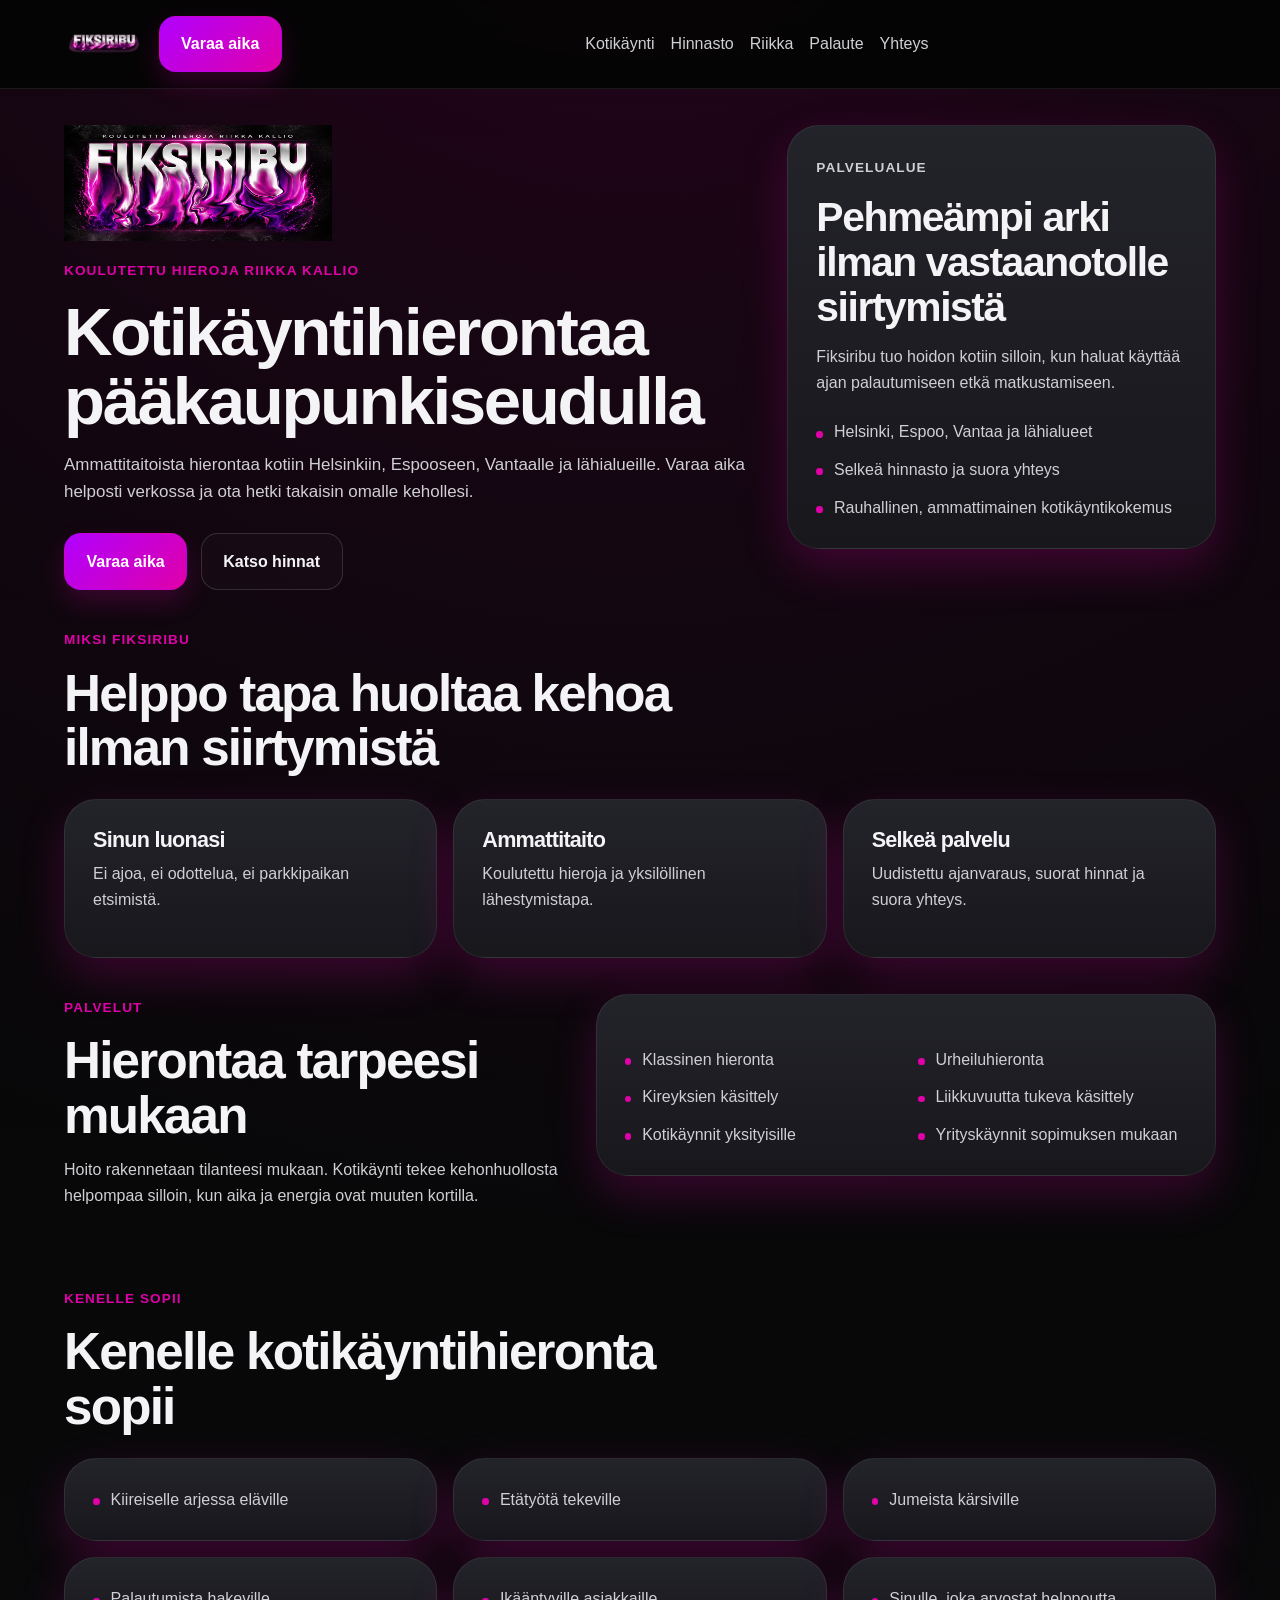
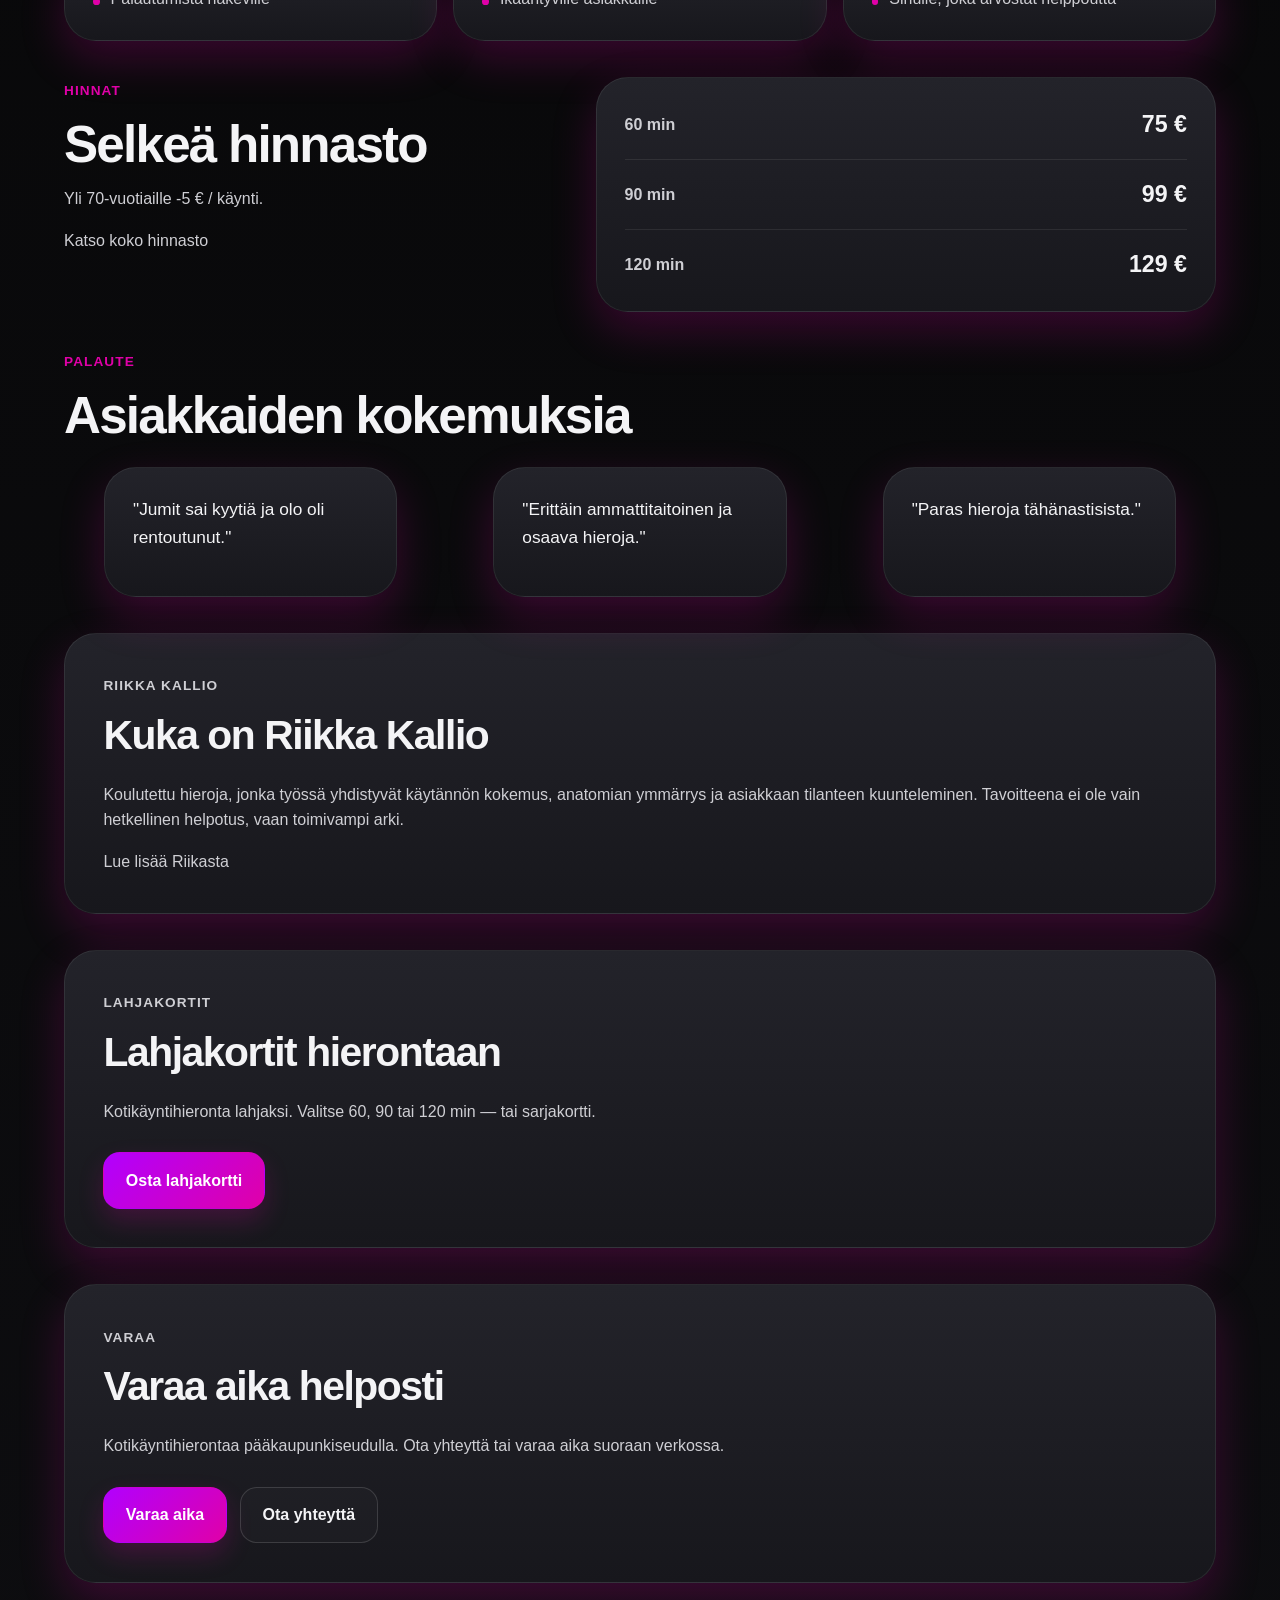
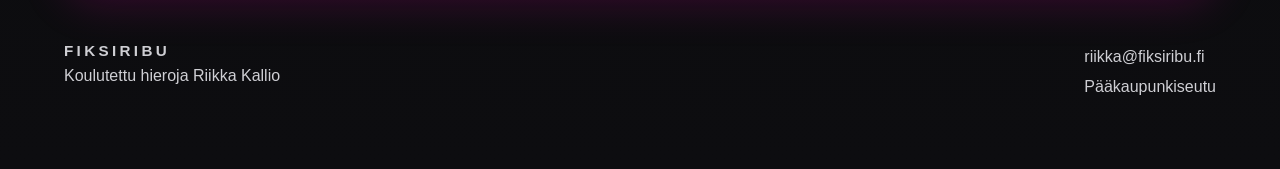
<file: index.html>
﻿<!DOCTYPE html>
<html lang="fi">
<head>
  <meta charset="utf-8">
  <meta name="viewport" content="width=device-width, initial-scale=1">
  <title>Fiksiribu | Kotikäyntihierontaa pääkaupunkiseudulla</title>
  <meta name="description" content="Fiksiribu tarjoaa kotikäyntihierontaa Helsingissä, Espoossa, Vantaalla ja lähialueilla. Koulutettu hieroja Riikka Kallio tulee luoksesi.">
  <link rel="canonical" href="https://fiksiribu.fi/">
  <meta property="og:type" content="website">
  <meta property="og:locale" content="fi_FI">
  <meta property="og:site_name" content="Fiksiribu">
  <meta property="og:title" content="Fiksiribu | Kotikäyntihierontaa pääkaupunkiseudulla">
  <meta property="og:description" content="Koulutettu hieroja Riikka Kallio tulee luoksesi Helsinkiin, Espooseen, Vantaalle ja lähialueille. Varaa aika helposti verkossa.">
  <meta property="og:url" content="https://fiksiribu.fi/">
  <link rel="stylesheet" href="./assets/css/style.css">
  <style>
    .button {
      min-height: 3.05rem;
      padding: 0.86rem 1.28rem;
      border-radius: 1.05rem;
      border-width: 1px;
    }
    .button-primary {
      box-shadow: 0 12px 26px rgba(224, 0, 168, 0.2);
    }
    .button-primary:hover,
    .button-primary:focus-visible {
      box-shadow: 0 16px 34px rgba(224, 0, 168, 0.24);
    }
    .button-secondary {
      border-color: rgba(255, 255, 255, 0.14);
      background: rgba(255, 255, 255, 0.02);
    }
    .button-secondary:hover,
    .button-secondary:focus-visible {
      background: rgba(255, 255, 255, 0.055);
      border-color: rgba(255, 56, 209, 0.38);
    }
    .site-header .brand {
      display: inline-flex;
      align-items: center;
    }
    .site-header .brand img {
      display: block;
      width: auto;
      height: auto;
      max-width: 100%;
      max-height: 48px;
    }
    .home-hero .hero-grid {
      grid-template-columns: 1fr;
      align-items: start;
    }
    .home-hero .hero-copy,
    .home-hero .hero-panel {
      min-width: 0;
      width: 100%;
      max-width: 100%;
      box-sizing: border-box;
    }
    .home-hero .hero-copy {
      overflow: visible;
    }
    .home-hero .hero-copy > * {
      min-width: 0;
      max-width: 100%;
      box-sizing: border-box;
    }
    .home-hero h1 {
      max-width: 12ch;
      font-size: clamp(2.35rem, 8vw, 4.2rem);
      line-height: 1.02;
      overflow: visible;
      white-space: normal;
      overflow-wrap: normal;
      word-break: normal;
      hyphens: manual;
    }
    .home-hero .hero-text,
    .home-hero .hero-actions {
      min-width: 0;
      width: 100%;
      max-width: 100%;
      overflow: visible;
    }
    .home-hero .hero-panel {
      overflow: visible;
    }
    .home-hero .hero-panel > *,
    .home-hero .hero-panel li {
      min-width: 0;
      max-width: 100%;
      overflow-wrap: break-word;
      word-break: normal;
    }
    @media (max-width: 47.99rem) {
      .home-hero .hero-grid {
        grid-template-columns: 1fr;
        gap: 1rem;
      }
      .home-hero h1 {
        max-width: 100%;
        font-size: clamp(2.15rem, 9vw, 3rem);
        line-height: 1.06;
      }
      .home-hero .hero-panel {
        width: 100%;
        min-width: 0;
        max-width: 100%;
        padding: 1.25rem;
        overflow: visible;
      }
      .home-hero .hero-panel h2 {
        font-size: clamp(1.7rem, 8vw, 2.2rem);
      }
      .home-hero .feature-list {
        min-width: 0;
        max-width: 100%;
      }
    }
    .home-hero .hero-logo {
      display: block;
      width: min(100%, 268px);
      height: auto;
      max-height: 116px;
      margin: 0 0 1rem;
    }
    @media (min-width: 48rem) {
      .site-header .brand img {
        max-height: 54px;
      }
      .home-hero .hero-grid {
        grid-template-columns: minmax(0, 1.24fr) minmax(16.5rem, 0.76fr);
        gap: 1.5rem;
      }
      .home-hero h1 {
        max-width: 11ch;
      }
      .button {
        min-height: 3.15rem;
        padding: 0.9rem 1.34rem;
      }
    }
  </style>
  <script type="text/javascript">
    (function(c,l,a,r,i,t,y){
        c[a]=c[a]||function(){(c[a].q=c[a].q||[]).push(arguments)};
        t=l.createElement(r);t.async=1;t.src="https://www.clarity.ms/tag/"+i;
        y=l.getElementsByTagName(r)[0];y.parentNode.insertBefore(t,y);
    })(window, document, "clarity", "script", "wnuwogjlbn");
  </script>
</head>
<body>
  <a class="skip-link" href="#main-content">Siirry sisältöön</a>
  <div class="site-shell">
    <header class="site-header">
      <div class="container header-inner">
        <div class="header-top">
          <a class="brand" href="./index.html" aria-label="Fiksiribu etusivu">
            <img src="./assets/img/navbar.logo.png" alt="Fiksiribu" loading="eager" decoding="async">
          </a>
          <a class="button button-primary header-cta" href="https://ajanvaraus.fiksiribu.fi">Varaa aika</a>
        </div>
        <nav class="site-nav" aria-label="Päänavigaatio">
          <ul class="nav-list">
            <li><a href="./kotikaynti.html">Kotikäynti</a></li>
            <li><a href="./hinnasto.html">Hinnasto</a></li>
            <li><a href="./riikka-kallio.html">Riikka</a></li>
            <li><a href="./palaute.html">Palaute</a></li>
            <li><a href="./yhteys.html">Yhteys</a></li>
          </ul>
        </nav>
      </div>
    </header>

    <main id="main-content">
      <section class="hero section home-hero">
        <div class="container hero-grid">
          <div class="hero-copy">
            <img class="hero-logo" src="./assets/img/logo.png" alt="Fiksiribu" loading="eager" decoding="async">
            <p class="eyebrow">Koulutettu hieroja Riikka Kallio</p>
            <h1>Kotikäyntihierontaa pääkaupunkiseudulla</h1>
            <p class="hero-text">
              Ammattitaitoista hierontaa kotiin Helsinkiin, Espooseen, Vantaalle ja lähialueille. Varaa aika helposti verkossa ja ota hetki takaisin omalle kehollesi.
            </p>
            <div class="hero-actions">
              <a class="button button-primary" href="https://ajanvaraus.fiksiribu.fi">Varaa aika</a>
              <a class="button button-secondary" href="./hinnasto.html">Katso hinnat</a>
            </div>
          </div>
          <aside class="hero-panel card" aria-label="Palvelun yhteenveto">
            <p class="panel-label">Palvelualue</p>
            <h2>Pehmeämpi arki ilman vastaanotolle siirtymistä</h2>
            <p>
              Fiksiribu tuo hoidon kotiin silloin, kun haluat käyttää ajan palautumiseen etkä matkustamiseen.
            </p>
            <ul class="feature-list">
              <li>Helsinki, Espoo, Vantaa ja lähialueet</li>
              <li>Selkeä hinnasto ja suora yhteys</li>
              <li>Rauhallinen, ammattimainen kotikäyntikokemus</li>
            </ul>
          </aside>
        </div>
      </section>

      <section class="section">
        <div class="container">
          <div class="section-heading">
            <p class="eyebrow">Miksi Fiksiribu</p>
            <h2>Helppo tapa huoltaa kehoa ilman siirtymistä</h2>
          </div>
          <div class="card-grid three-up">
            <article class="card value-card">
              <h3>Sinun luonasi</h3>
              <p>Ei ajoa, ei odottelua, ei parkkipaikan etsimistä.</p>
            </article>
            <article class="card value-card">
              <h3>Ammattitaito</h3>
              <p>Koulutettu hieroja ja yksilöllinen lähestymistapa.</p>
            </article>
            <article class="card value-card">
              <h3>Selkeä palvelu</h3>
              <p>Uudistettu ajanvaraus, suorat hinnat ja suora yhteys.</p>
            </article>
          </div>
        </div>
      </section>

      <section class="section">
        <div class="container split-layout">
          <div class="section-heading narrow">
            <p class="eyebrow">Palvelut</p>
            <h2>Hierontaa tarpeesi mukaan</h2>
            <p class="section-intro">
              Hoito rakennetaan tilanteesi mukaan. Kotikäynti tekee kehonhuollosta helpompaa silloin, kun aika ja energia ovat muuten kortilla.
            </p>
          </div>
          <div class="card service-list-card">
            <ul class="detail-list">
              <li>Klassinen hieronta</li>
              <li>Urheiluhieronta</li>
              <li>Kireyksien käsittely</li>
              <li>Liikkuvuutta tukeva käsittely</li>
              <li>Kotikäynnit yksityisille</li>
              <li>Yrityskäynnit sopimuksen mukaan</li>
            </ul>
          </div>
        </div>
      </section>

      <section class="section">
        <div class="container">
          <div class="section-heading">
            <p class="eyebrow">Kenelle sopii</p>
            <h2>Kenelle kotikäyntihieronta sopii</h2>
          </div>
          <div class="card-grid three-up">
            <article class="card bullet-card"><p>Kiireiselle arjessa eläville</p></article>
            <article class="card bullet-card"><p>Etätyötä tekeville</p></article>
            <article class="card bullet-card"><p>Jumeista kärsiville</p></article>
            <article class="card bullet-card"><p>Palautumista hakeville</p></article>
            <article class="card bullet-card"><p>Ikääntyville asiakkaille</p></article>
            <article class="card bullet-card"><p>Sinulle, joka arvostat helppoutta</p></article>
          </div>
        </div>
      </section>

      <section class="section">
        <div class="container split-layout">
          <div class="section-heading narrow">
            <p class="eyebrow">Hinnat</p>
            <h2>Selkeä hinnasto</h2>
            <p class="section-intro">Yli 70-vuotiaille -5 € / käynti.</p>
            <a class="text-link" href="./hinnasto.html">Katso koko hinnasto</a>
          </div>
          <div class="card pricing-card">
            <dl class="pricing-list">
              <div>
                <dt>60 min</dt>
                <dd>75 €</dd>
              </div>
              <div>
                <dt>90 min</dt>
                <dd>99 €</dd>
              </div>
              <div>
                <dt>120 min</dt>
                <dd>129 €</dd>
              </div>
            </dl>
          </div>
        </div>
      </section>

      <section class="section">
        <div class="container">
          <div class="section-heading">
            <p class="eyebrow">Palaute</p>
            <h2>Asiakkaiden kokemuksia</h2>
          </div>
          <div class="card-grid three-up">
            <blockquote class="card quote-card">
              <p>"Jumit sai kyytiä ja olo oli rentoutunut."</p>
            </blockquote>
            <blockquote class="card quote-card">
              <p>"Erittäin ammattitaitoinen ja osaava hieroja."</p>
            </blockquote>
            <blockquote class="card quote-card">
              <p>"Paras hieroja tähänastisista."</p>
            </blockquote>
          </div>
        </div>
      </section>

      <section class="section">
        <div class="container">
          <article class="card profile-card">
            <div class="section-heading narrow">
              <p class="eyebrow">Riikka Kallio</p>
              <h2>Kuka on Riikka Kallio</h2>
            </div>
            <p>
              Koulutettu hieroja, jonka työssä yhdistyvät käytännön kokemus, anatomian ymmärrys ja asiakkaan tilanteen kuunteleminen. Tavoitteena ei ole vain hetkellinen helpotus, vaan toimivampi arki.
            </p>
            <a class="text-link" href="./riikka-kallio.html">Lue lisää Riikasta</a>
          </article>
        </div>
      </section>

      <section class="section">
        <div class="container">
          <div class="card cta-card">
            <div class="section-heading narrow">
              <p class="eyebrow">Lahjakortit</p>
              <h2>Lahjakortit hierontaan</h2>
            </div>
            <p>
              Kotikäyntihieronta lahjaksi. Valitse 60, 90 tai 120 min — tai sarjakortti.
            </p>
            <div class="hero-actions">
              <a class="button button-primary" href="./lahjakortit/">Osta lahjakortti</a>
            </div>
          </div>
        </div>
      </section>

      <section class="section">
        <div class="container">
          <div class="card cta-card">
            <div class="section-heading narrow">
              <p class="eyebrow">Varaa</p>
              <h2>Varaa aika helposti</h2>
            </div>
            <p>
              Kotikäyntihierontaa pääkaupunkiseudulla. Ota yhteyttä tai varaa aika suoraan verkossa.
            </p>
            <div class="hero-actions">
              <a class="button button-primary" href="https://ajanvaraus.fiksiribu.fi">Varaa aika</a>
              <a class="button button-secondary" href="./yhteys.html">Ota yhteyttä</a>
            </div>
          </div>
        </div>
      </section>
    </main>

    <footer class="site-footer">
      <div class="container footer-inner">
        <div>
          <p class="footer-brand">FIKSIRIBU</p>
          <p>Koulutettu hieroja Riikka Kallio</p>
        </div>
        <div class="footer-meta">
          <a href="mailto:riikka@fiksiribu.fi">riikka@fiksiribu.fi</a>
          <p>Pääkaupunkiseutu</p>
        </div>
      </div>
    </footer>
  </div>
</body>
</html>
</file>
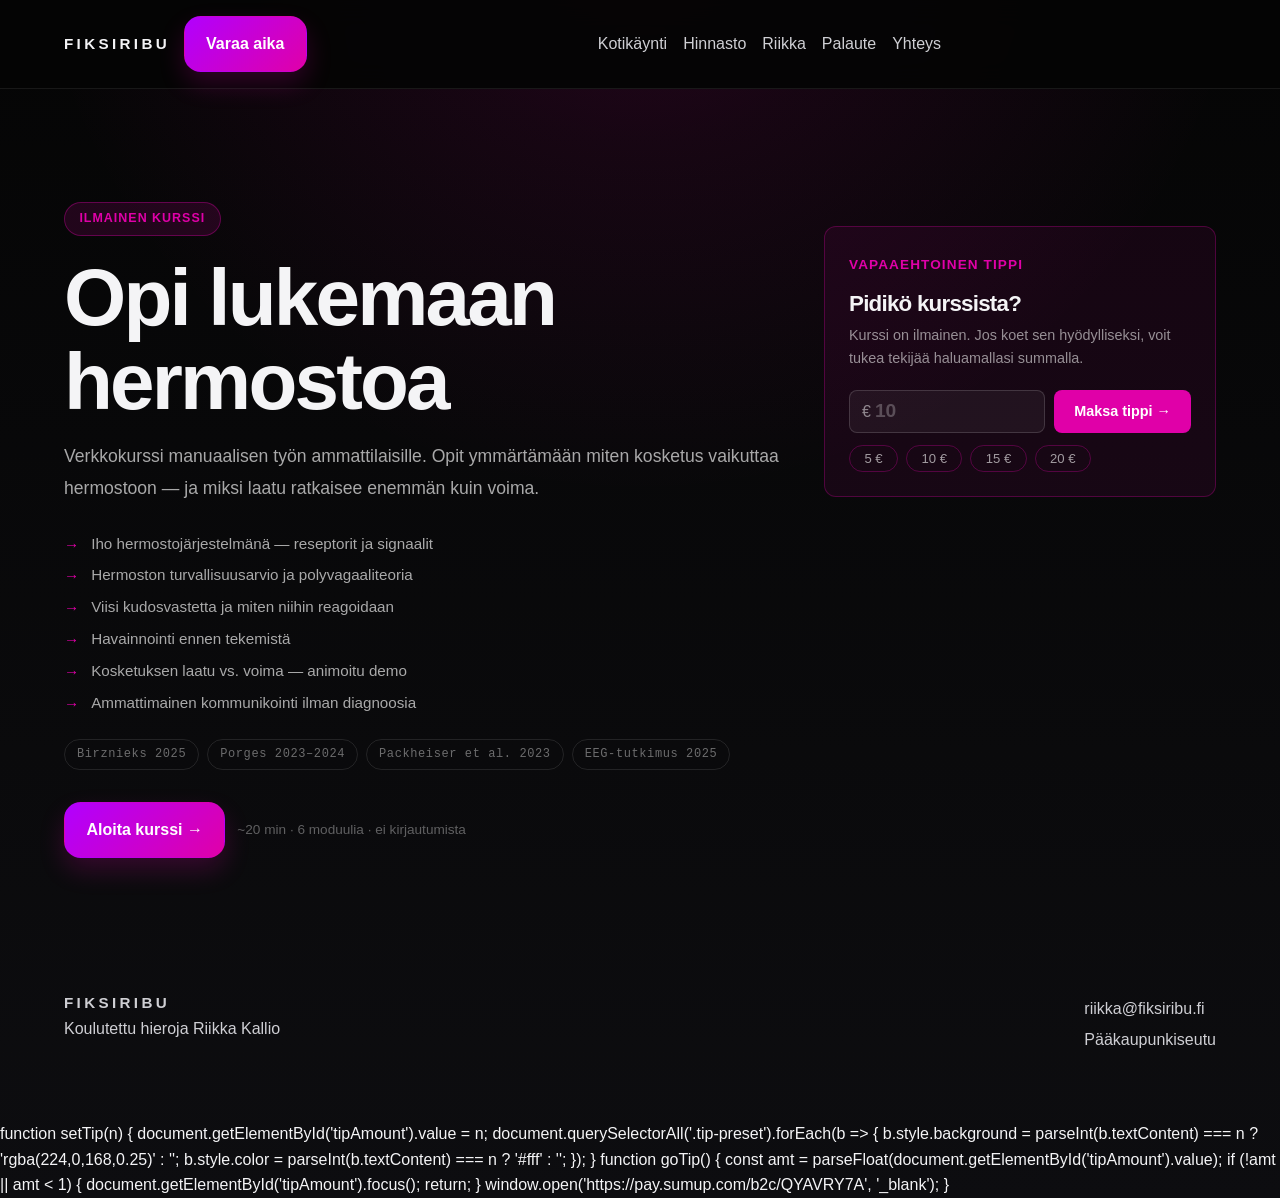
<file: koulutus/index.html>
<!DOCTYPE html>
<html lang="fi">
<head>
  <meta charset="utf-8">
  <meta name="viewport" content="width=device-width, initial-scale=1">
  <title>Opi lukemaan hermostoa | Fiksiribu</title>
  <meta name="description" content="Ilmainen verkkokurssi manuaalisen työn ammattilaisille. Opi lukemaan hermostoa ja kosketuksen vaikutusta kudokseen.">
  <link rel="canonical" href="https://fiksiribu.fi/koulutus/info/">
  <meta property="og:type" content="website">
  <meta property="og:locale" content="fi_FI">
  <meta property="og:site_name" content="Fiksiribu">
  <meta property="og:title" content="Opi lukemaan hermostoa | Fiksiribu">
  <meta property="og:description" content="Ilmainen verkkokurssi manuaalisen työn ammattilaisille. Opi lukemaan hermostoa ja kosketuksen vaikutusta kudokseen.">
  <meta property="og:url" content="https://fiksiribu.fi/koulutus/info/">
  <link rel="stylesheet" href="../assets/css/style.css">
  <style>
    .landing-hero {
      min-height: calc(100vh - 54px);
      display: flex;
      align-items: center;
    }
    .landing-grid {
      display: grid;
      gap: 2rem;
      align-items: start;
    }
    @media (min-width: 48rem) {
      .landing-grid {
        grid-template-columns: minmax(0, 1.3fr) minmax(0, 0.7fr);
      }
    }
    .free-badge {
      display: inline-flex;
      align-items: center;
      padding: 0.38rem 0.9rem;
      border: 1px solid rgba(224, 0, 168, 0.35);
      border-radius: 999px;
      background: rgba(224, 0, 168, 0.12);
      color: #e000a8;
      font-size: 0.78rem;
      font-weight: 700;
      letter-spacing: 0.08em;
      text-transform: uppercase;
      margin-bottom: 1.2rem;
    }
    .module-list {
      list-style: none;
      padding: 0;
      margin: 0;
      display: flex;
      flex-direction: column;
      gap: 0.5rem;
    }
    .module-list li {
      display: flex;
      align-items: flex-start;
      gap: 0.75rem;
      font-size: 0.95rem;
      color: rgba(255,255,255,0.65);
      line-height: 1.5;
    }
    .module-list li::before {
      content: "→";
      color: #e000a8;
      flex-shrink: 0;
      font-weight: 700;
      margin-top: 1px;
    }
    .tip-card {
      border-color: rgba(224, 0, 168, 0.25);
      background: rgba(224, 0, 168, 0.06);
      text-align: center;
      padding: 2rem 1.5rem;
    }
    .tip-card .eyebrow {
      color: #e000a8;
    }
    .tip-card h2 {
      font-size: clamp(1.3rem, 3vw, 1.7rem);
      margin-bottom: 0.75rem;
    }
    .tip-card p {
      font-size: 0.95rem;
      color: rgba(255,255,255,0.6);
      margin-bottom: 1.5rem;
    }
    .tip-amount-row {
      display: flex;
      gap: 0.6rem;
      justify-content: center;
      flex-wrap: wrap;
      margin-bottom: 1.2rem;
    }
    .tip-amount {
      font-size: 0.85rem;
      font-weight: 700;
      padding: 0.45rem 1rem;
      border: 1px solid rgba(255,255,255,0.12);
      border-radius: 999px;
      color: rgba(255,255,255,0.55);
      background: rgba(255,255,255,0.04);
    }
    .start-section {
      margin-top: 2rem;
      padding-top: 2rem;
      border-top: 1px solid rgba(255,255,255,0.07);
      text-align: center;
    }
    .start-section p {
      font-size: 0.9rem;
      color: rgba(255,255,255,0.4);
      margin-top: 0.75rem;
    }
    .research-row {
      display: flex;
      flex-wrap: wrap;
      gap: 0.5rem;
      margin-top: 1.5rem;
    }
    .research-tag {
      font-size: 0.75rem;
      padding: 0.3rem 0.75rem;
      border: 1px solid rgba(255,255,255,0.1);
      border-radius: 999px;
      color: rgba(255,255,255,0.4);
      font-family: 'IBM Plex Mono', monospace;
      letter-spacing: 0.05em;
    }

    .tip-box {
      background: rgba(224,0,168,0.07);
      border: 1px solid rgba(224,0,168,0.28);
      border-radius: 12px;
      padding: 1.5rem;
      margin: 1.5rem 0;
    }
    .tip-input-row {
      display: flex;
      gap: 0.6rem;
      margin-bottom: 0.75rem;
    }
    .tip-input-wrap {
      display: flex;
      align-items: center;
      background: rgba(255,255,255,0.05);
      border: 1px solid rgba(255,255,255,0.15);
      border-radius: 8px;
      padding: 0 0.75rem;
      flex: 1;
    }
    .tip-currency {
      color: rgba(255,255,255,0.5);
      font-size: 1rem;
      margin-right: 4px;
    }
    .tip-input {
      background: transparent;
      border: none;
      outline: none;
      color: #fff;
      font-size: 1.2rem;
      font-weight: 700;
      width: 100%;
      padding: 0.6rem 0;
    }
    .tip-input::placeholder { color: rgba(255,255,255,0.25); }
    .tip-input::-webkit-inner-spin-button,
    .tip-input::-webkit-outer-spin-button { -webkit-appearance: none; }
    .tip-go-btn {
      background: #e000a8;
      color: #fff;
      border: none;
      border-radius: 8px;
      padding: 0 1.25rem;
      font-weight: 700;
      font-size: 0.9rem;
      cursor: pointer;
      transition: background 0.2s;
      white-space: nowrap;
    }
    .tip-go-btn:hover { background: #b800b8; }
    .tip-presets {
      display: flex;
      gap: 0.5rem;
      flex-wrap: wrap;
    }
    .tip-preset {
      background: transparent;
      border: 1px solid rgba(224,0,168,0.3);
      color: rgba(255,255,255,0.6);
      border-radius: 999px;
      padding: 0.3rem 0.9rem;
      font-size: 0.82rem;
      cursor: pointer;
      transition: all 0.15s;
    }
    .tip-preset:hover { background: rgba(224,0,168,0.15); color:#fff; border-color:rgba(224,0,168,0.6); }
  </style>
  <script type="text/javascript">
    (function(c,l,a,r,i,t,y){
        c[a]=c[a]||function(){(c[a].q=c[a].q||[]).push(arguments)};
        t=l.createElement(r);t.async=1;t.src="https://www.clarity.ms/tag/"+i;
        y=l.getElementsByTagName(r)[0];y.parentNode.insertBefore(t,y);
    })(window, document, "clarity", "script", "wnuwogjlbn");
  </script>
</head>
<body>
  <a class="skip-link" href="#main-content">Siirry sisältöön</a>
  <div class="site-shell">
    <header class="site-header">
      <div class="container header-inner">
        <div class="header-top">
          <a class="brand" href="../index.html" aria-label="Fiksiribu etusivu">FIKSIRIBU</a>
          <a class="button button-primary header-cta" href="https://ajanvaraus.fiksiribu.fi">Varaa aika</a>
        </div>
        <nav class="site-nav" aria-label="Päänavigaatio">
          <ul class="nav-list">
            <li><a href="../kotikaynti.html">Kotikäynti</a></li>
            <li><a href="../hinnasto.html">Hinnasto</a></li>
            <li><a href="../riikka-kallio.html">Riikka</a></li>
            <li><a href="../palaute.html">Palaute</a></li>
            <li><a href="../yhteys.html">Yhteys</a></li>
          </ul>
        </nav>
      </div>
    </header>

    <main id="main-content">
      <section class="section landing-hero">
        <div class="container landing-grid">

          <!-- VASEN: KUVAUS -->
          <div>
            <span class="free-badge">Ilmainen kurssi</span>
            <h1>Opi lukemaan hermostoa</h1>
            <p style="font-size:1.1rem;line-height:1.8;color:rgba(255,255,255,0.65);margin-bottom:1.75rem">
              Verkkokurssi manuaalisen työn ammattilaisille. Opit ymmärtämään miten kosketus vaikuttaa hermostoon — ja miksi laatu ratkaisee enemmän kuin voima.
            </p>

            <ul class="module-list">
              <li>Iho hermostojärjestelmänä — reseptorit ja signaalit</li>
              <li>Hermoston turvallisuusarvio ja polyvagaaliteoria</li>
              <li>Viisi kudosvastetta ja miten niihin reagoidaan</li>
              <li>Havainnointi ennen tekemistä</li>
              <li>Kosketuksen laatu vs. voima — animoitu demo</li>
              <li>Ammattimainen kommunikointi ilman diagnoosia</li>
            </ul>

            <div class="research-row">
              <span class="research-tag">Birznieks 2025</span>
              <span class="research-tag">Porges 2023–2024</span>
              <span class="research-tag">Packheiser et al. 2023</span>
              <span class="research-tag">EEG-tutkimus 2025</span>
            </div>

            <div style="margin-top:2rem;display:flex;flex-wrap:wrap;gap:0.75rem;align-items:center">
              <a class="button button-primary" href="./kurssi/">Aloita kurssi →</a>
              <span style="font-size:0.85rem;color:rgba(255,255,255,0.35)">~20 min · 6 moduulia · ei kirjautumista</span>
            </div>
          </div>

          <!-- OIKEA: TIPPI + ALOITUS -->
          <div>
            <div class="tip-box" id="tipBox">
      <p class="eyebrow" style="color:#e000a8">Vapaaehtoinen tippi</p>
      <h2 style="font-size:1.4rem;margin-bottom:0.5rem">Pidikö kurssista?</h2>
      <p style="font-size:0.9rem;color:rgba(255,255,255,0.55);margin-bottom:1.25rem">Kurssi on ilmainen. Jos koet sen hyödylliseksi, voit tukea tekijää haluamallasi summalla.</p>
      <div class="tip-input-row">
        <div class="tip-input-wrap">
          <span class="tip-currency">€</span>
          <input type="number" id="tipAmount" min="1" max="200" placeholder="10" class="tip-input">
        </div>
        <button class="tip-go-btn" onclick="goTip()">Maksa tippi →</button>
      </div>
      <div class="tip-presets">
        <button class="tip-preset" onclick="setTip(5)">5 €</button>
        <button class="tip-preset" onclick="setTip(10)">10 €</button>
        <button class="tip-preset" onclick="setTip(15)">15 €</button>
        <button class="tip-preset" onclick="setTip(20)">20 €</button>
      </div>
    </div>
          </div>

        </div>
      </section>
    </main>

    <footer class="site-footer">
      <div class="container footer-inner">
        <div>
          <p class="footer-brand">FIKSIRIBU</p>
          <p>Koulutettu hieroja Riikka Kallio</p>
        </div>
        <div class="footer-meta">
          <a href="mailto:riikka@fiksiribu.fi">riikka@fiksiribu.fi</a>
          <p>Pääkaupunkiseutu</p>
        </div>
      </div>
    </footer>
  </div>

  function setTip(n) {
    document.getElementById('tipAmount').value = n;
    document.querySelectorAll('.tip-preset').forEach(b => {
      b.style.background = parseInt(b.textContent) === n ? 'rgba(224,0,168,0.25)' : '';
      b.style.color = parseInt(b.textContent) === n ? '#fff' : '';
    });
  }
  function goTip() {
    const amt = parseFloat(document.getElementById('tipAmount').value);
    if (!amt || amt < 1) { document.getElementById('tipAmount').focus(); return; }
    window.open('https://pay.sumup.com/b2c/QYAVRY7A', '_blank');
  }

</body>
</html>
</file>
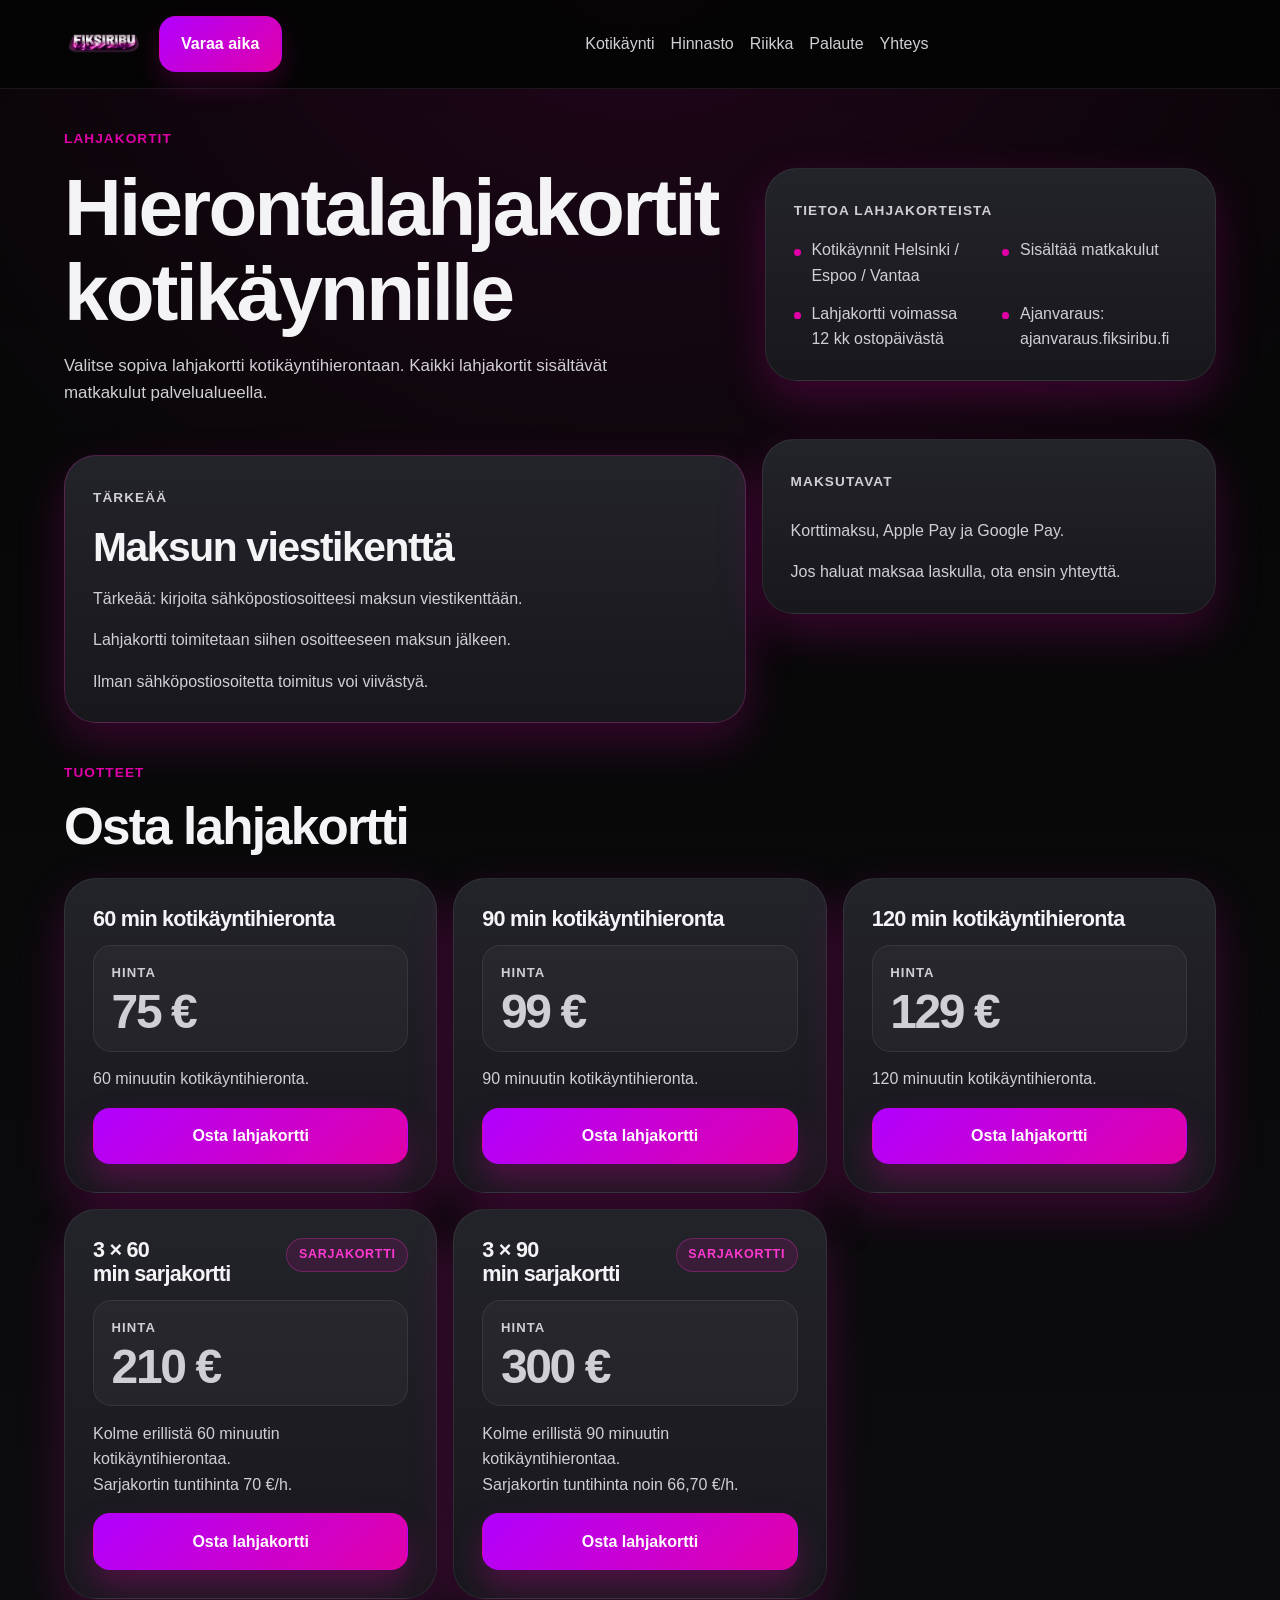
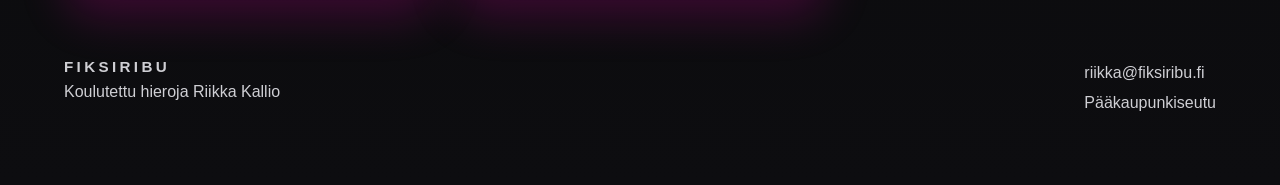
<file: lahjakortit/index.html>
<!DOCTYPE html>
<html lang="fi">
<head>
  <meta charset="utf-8">
  <meta name="viewport" content="width=device-width, initial-scale=1">
  <title>Lahjakortit | Fiksiribu</title>
  <meta name="description" content="Osta Fiksiribun kotikäyntihieronnan lahjakortti Helsinkiin, Espooseen ja Vantaalle. Valitse 60, 90 tai 120 minuutin lahjakortti tai sarjakortti.">
  <link rel="canonical" href="https://fiksiribu.fi/lahjakortit/">
  <meta property="og:type" content="website">
  <meta property="og:locale" content="fi_FI">
  <meta property="og:site_name" content="Fiksiribu">
  <meta property="og:title" content="Lahjakortit | Fiksiribu">
  <meta property="og:description" content="Osta Fiksiribun kotikäyntihieronnan lahjakortti Helsinkiin, Espooseen ja Vantaalle. Valitse 60, 90 tai 120 minuutin lahjakortti tai sarjakortti.">
  <meta property="og:url" content="https://fiksiribu.fi/lahjakortit/">
  <link rel="stylesheet" href="../assets/css/style.css">
  <style>
    .site-header .brand {
      display: inline-flex;
      align-items: center;
    }
    .site-header .brand img {
      display: block;
      width: auto;
      height: auto;
      max-width: 100%;
      max-height: 48px;
    }
    .gift-card-grid {
      grid-template-columns: 1fr;
    }
    .gift-product {
      display: flex;
      flex-direction: column;
      gap: 1rem;
      min-height: 100%;
    }
    .gift-product-body {
      display: grid;
      gap: 0.9rem;
    }
    .gift-product-top {
      display: flex;
      align-items: flex-start;
      justify-content: space-between;
      gap: 0.75rem;
    }
    .gift-product-top h3 {
      margin-bottom: 0;
    }
    .gift-badge {
      display: inline-flex;
      align-items: center;
      flex: 0 0 auto;
      padding: 0.38rem 0.72rem;
      border: 1px solid rgba(255, 56, 209, 0.28);
      border-radius: 999px;
      background: rgba(224, 0, 168, 0.12);
      color: var(--accent-hover);
      font-size: 0.78rem;
      font-weight: 700;
      letter-spacing: 0.06em;
      text-transform: uppercase;
    }
    .gift-price-block {
      display: grid;
      gap: 0.35rem;
      padding: 1rem 1.1rem;
      border: 1px solid rgba(255, 255, 255, 0.08);
      border-radius: 1.15rem;
      background: rgba(255, 255, 255, 0.03);
    }
    .gift-price-label {
      margin: 0;
      color: var(--text-muted);
      font-size: 0.82rem;
      font-weight: 700;
      letter-spacing: 0.08em;
      text-transform: uppercase;
    }
    .gift-price {
      margin: 0;
      font-size: clamp(2.2rem, 8vw, 3rem);
      font-weight: 800;
      line-height: 0.95;
      color: var(--text-dark);
      letter-spacing: -0.05em;
    }
    .gift-product p {
      margin-bottom: 0;
    }
    .gift-meta-card .detail-list {
      margin-top: 0;
    }
    .notice-card {
      margin-top: 1rem;
      border-color: rgba(255, 56, 209, 0.24);
    }
    .notice-grid {
      display: grid;
      gap: 1rem;
      margin-top: 1rem;
    }
    .payment-card p:last-child {
      margin-bottom: 0;
    }
    .notice-card .section-heading {
      margin-bottom: 1rem;
    }
    .notice-card p:last-child,
    .gift-meta-card p:last-child {
      margin-bottom: 0;
    }
    .gift-product .button {
      margin-top: auto;
      width: 100%;
      min-height: 3.35rem;
      font-size: 1rem;
      box-shadow: 0 18px 34px rgba(224, 0, 168, 0.28);
    }
    .gift-product .button:hover,
    .gift-product .button:focus-visible {
      box-shadow: 0 22px 40px rgba(224, 0, 168, 0.34);
    }
    @media (min-width: 48rem) {
      .site-header .brand img {
        max-height: 54px;
      }
      .gift-card-grid {
        grid-template-columns: repeat(2, minmax(0, 1fr));
      }
      .notice-grid {
        grid-template-columns: minmax(0, 1.2fr) minmax(0, 0.8fr);
        align-items: start;
      }
    }
    @media (min-width: 64rem) {
      .gift-card-grid {
        grid-template-columns: repeat(3, minmax(0, 1fr));
      }
    }
  </style>
  <script type="text/javascript">
    (function(c,l,a,r,i,t,y){
        c[a]=c[a]||function(){(c[a].q=c[a].q||[]).push(arguments)};
        t=l.createElement(r);t.async=1;t.src="https://www.clarity.ms/tag/"+i;
        y=l.getElementsByTagName(r)[0];y.parentNode.insertBefore(t,y);
    })(window, document, "clarity", "script", "wnuwogjlbn");
  </script>
</head>
<body>
  <a class="skip-link" href="#main-content">Siirry sisältöön</a>
  <div class="site-shell">
    <header class="site-header">
      <div class="container header-inner">
        <div class="header-top">
          <a class="brand" href="../index.html" aria-label="Fiksiribu etusivu">
            <img src="../assets/img/navbar.logo.png" alt="Fiksiribu" loading="eager" decoding="async">
          </a>
          <a class="button button-primary header-cta" href="https://ajanvaraus.fiksiribu.fi">Varaa aika</a>
        </div>
        <nav class="site-nav" aria-label="Päänavigaatio">
          <ul class="nav-list">
            <li><a href="../kotikaynti.html">Kotikäynti</a></li>
            <li><a href="../hinnasto.html">Hinnasto</a></li>
            <li><a href="../riikka-kallio.html">Riikka</a></li>
            <li><a href="../palaute.html">Palaute</a></li>
            <li><a href="../yhteys.html">Yhteys</a></li>
          </ul>
        </nav>
      </div>
    </header>

    <main id="main-content">
      <section class="hero section">
        <div class="container hero-grid">
          <div class="hero-copy">
            <p class="eyebrow">Lahjakortit</p>
            <h1>Hierontalahjakortit kotikäynnille</h1>
            <p class="hero-text">
              Valitse sopiva lahjakortti kotikäyntihierontaan. Kaikki lahjakortit sisältävät matkakulut palvelualueella.
            </p>
          </div>
          <aside class="hero-panel card gift-meta-card" aria-label="Lahjakorttien tiedot">
            <p class="panel-label">Tietoa lahjakorteista</p>
            <ul class="detail-list">
              <li>Kotikäynnit Helsinki / Espoo / Vantaa</li>
              <li>Sisältää matkakulut</li>
              <li>Lahjakortti voimassa 12 kk ostopäivästä</li>
              <li>Ajanvaraus: <a class="text-link" href="https://ajanvaraus.fiksiribu.fi">ajanvaraus.fiksiribu.fi</a></li>
            </ul>
          </aside>
        </div>
        <div class="container notice-grid">
          <article class="card notice-card">
            <div class="section-heading narrow">
              <p class="eyebrow">Tärkeää</p>
              <h2>Maksun viestikenttä</h2>
            </div>
            <p>Tärkeää: kirjoita sähköpostiosoitteesi maksun viestikenttään.</p>
            <p>Lahjakortti toimitetaan siihen osoitteeseen maksun jälkeen.</p>
            <p>Ilman sähköpostiosoitetta toimitus voi viivästyä.</p>
          </article>
          <article class="card payment-card">
            <div class="section-heading narrow">
              <p class="eyebrow">Maksutavat</p>
            </div>
            <p>Korttimaksu, Apple Pay ja Google Pay.</p>
            <p>Jos haluat maksaa laskulla, ota ensin yhteyttä.</p>
          </article>
        </div>
      </section>

      <section class="section">
        <div class="container">
          <div class="section-heading">
            <p class="eyebrow">Tuotteet</p>
            <h2>Osta lahjakortti</h2>
          </div>
          <div class="card-grid gift-card-grid">
            <article class="card gift-product">
              <div class="gift-product-body">
                <div class="gift-product-top">
                  <h3>60 min kotikäyntihieronta</h3>
                </div>
                <div class="gift-price-block">
                  <p class="gift-price-label">Hinta</p>
                  <p class="gift-price">75 €</p>
                </div>
                <p>60 minuutin kotikäyntihieronta.</p>
              </div>
              <a class="button button-primary" href="https://pay.sumup.com/b2c/QEN8APLI" target="_blank" rel="noopener">Osta lahjakortti</a>
            </article>

            <article class="card gift-product">
              <div class="gift-product-body">
                <div class="gift-product-top">
                  <h3>90 min kotikäyntihieronta</h3>
                </div>
                <div class="gift-price-block">
                  <p class="gift-price-label">Hinta</p>
                  <p class="gift-price">99 €</p>
                </div>
                <p>90 minuutin kotikäyntihieronta.</p>
              </div>
              <a class="button button-primary" href="https://pay.sumup.com/b2c/QQTOOKSJ" target="_blank" rel="noopener">Osta lahjakortti</a>
            </article>

            <article class="card gift-product">
              <div class="gift-product-body">
                <div class="gift-product-top">
                  <h3>120 min kotikäyntihieronta</h3>
                </div>
                <div class="gift-price-block">
                  <p class="gift-price-label">Hinta</p>
                  <p class="gift-price">129 €</p>
                </div>
                <p>120 minuutin kotikäyntihieronta.</p>
              </div>
              <a class="button button-primary" href="https://pay.sumup.com/b2c/QKHCM0VY" target="_blank" rel="noopener">Osta lahjakortti</a>
            </article>

            <article class="card gift-product">
              <div class="gift-product-body">
                <div class="gift-product-top">
                  <h3>3 × 60 min sarjakortti</h3>
                  <span class="gift-badge">Sarjakortti</span>
                </div>
                <div class="gift-price-block">
                  <p class="gift-price-label">Hinta</p>
                  <p class="gift-price">210 €</p>
                </div>
                <p>Kolme erillistä 60 minuutin kotikäyntihierontaa.<br>Sarjakortin tuntihinta 70 €/h.</p>
              </div>
              <a class="button button-primary" href="https://pay.sumup.com/b2c/QEKKW4B4" target="_blank" rel="noopener">Osta lahjakortti</a>
            </article>

            <article class="card gift-product">
              <div class="gift-product-body">
                <div class="gift-product-top">
                  <h3>3 × 90 min sarjakortti</h3>
                  <span class="gift-badge">Sarjakortti</span>
                </div>
                <div class="gift-price-block">
                  <p class="gift-price-label">Hinta</p>
                  <p class="gift-price">300 €</p>
                </div>
                <p>Kolme erillistä 90 minuutin kotikäyntihierontaa.<br>Sarjakortin tuntihinta noin 66,70 €/h.</p>
              </div>
              <a class="button button-primary" href="https://pay.sumup.com/b2c/Q4O5HCX6" target="_blank" rel="noopener">Osta lahjakortti</a>
            </article>
          </div>
        </div>
      </section>
    </main>

    <footer class="site-footer">
      <div class="container footer-inner">
        <div>
          <p class="footer-brand">FIKSIRIBU</p>
          <p>Koulutettu hieroja Riikka Kallio</p>
        </div>
        <div class="footer-meta">
          <a href="mailto:riikka@fiksiribu.fi">riikka@fiksiribu.fi</a>
          <p>Pääkaupunkiseutu</p>
        </div>
      </div>
    </footer>
  </div>
</body>
</html>
</file>
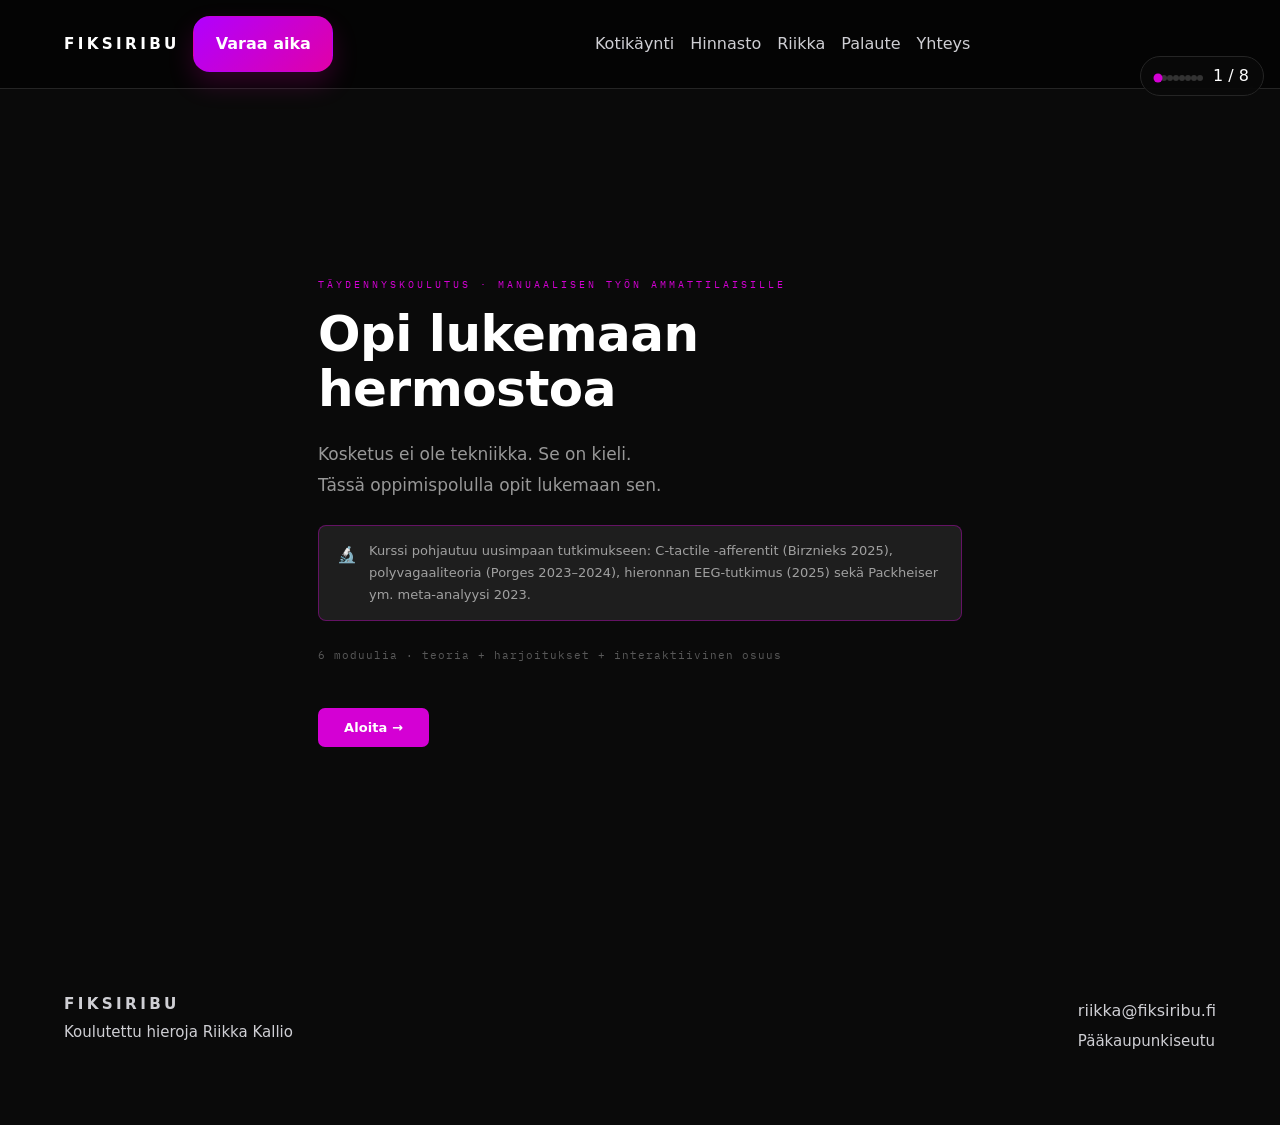
<file: koulutus/kurssi/index.html>
<!DOCTYPE html>
<html lang="fi">
<head>
  <meta charset="utf-8">
  <meta name="viewport" content="width=device-width, initial-scale=1">
  <title>Opi lukemaan hermostoa | Täydennyskoulutus | Fiksiribu</title>
  <meta name="description" content="Opi lukemaan hermostoa -täydennyskoulutus manuaalisen työn ammattilaisille. Interaktiivinen verkko-oppiminen hermoston toiminnasta ja kosketuksen laadusta.">
  <link rel="canonical" href="https://fiksiribu.fi/koulutus/">
  <meta property="og:type" content="website">
  <meta property="og:locale" content="fi_FI">
  <meta property="og:site_name" content="Fiksiribu">
  <meta property="og:title" content="Opi lukemaan hermostoa | Fiksiribu">
  <meta property="og:url" content="https://fiksiribu.fi/koulutus/">
  <link rel="stylesheet" href="../../assets/css/style.css">
  <link rel="preconnect" href="https://fonts.googleapis.com">
  <link rel="preconnect" href="https://fonts.gstatic.com" crossorigin>
  <link href="https://fonts.googleapis.com/css2?family=IBM+Plex+Mono:wght@400;500&display=swap" rel="stylesheet">
  <style>

*{box-sizing:border-box;margin:0;padding:0}
:root{
  --bg:#0a0a0a;--bg2:#111;--card:#181818;--card2:#1e1e1e;
  --border:#252525;--border2:#333;
  --text:#fff;--muted:rgba(255,255,255,.58);--dim:rgba(255,255,255,.32);
  --pink:#d400d4;--pink2:#e040e0;--psoft:rgba(212,0,212,.14);--pborder:rgba(212,0,212,.38);
  --green:#00c896;--gsoft:rgba(0,200,150,.12);--gborder:rgba(0,200,150,.35);
  --red:#ff4444;--rsoft:rgba(255,68,68,.12);--rborder:rgba(255,68,68,.35);
  --sans:'Inter',system-ui,sans-serif;--mono:'IBM Plex Mono','Courier New',monospace;
}
html{scroll-behavior:smooth}
body{font-family:var(--sans);background:var(--bg);color:var(--text);min-height:100vh;-webkit-font-smoothing:antialiased}
.pb{position:fixed;top:0;left:0;height:2px;background:var(--pink);transition:width .4s;z-index:200}


.nlogo span{color:var(--pink)}


.dot{width:6px;height:6px;border-radius:50%;background:var(--border2);cursor:pointer;transition:all .2s;border:none;padding:0}
.dot.active{background:var(--pink);transform:scale(1.5)}
.dot.done{background:rgba(212,0,212,.45)}

.screen{display:none;min-height:100vh;padding:74px 0 80px}
.screen.active{display:block}
#si.active,#sf.active{display:flex}
.w{max-width:700px;margin:0 auto;padding:0 28px}
.lbl{font-family:var(--mono);font-size:10px;letter-spacing:3px;text-transform:uppercase;color:var(--pink);display:block;margin-bottom:14px}
h1{font-size:clamp(28px,5vw,50px);font-weight:800;line-height:1.1;margin-bottom:22px;letter-spacing:-.5px}
h2{font-size:clamp(18px,3vw,26px);font-weight:700;margin-bottom:16px;letter-spacing:-.3px}
h3{font-size:16px;font-weight:600;margin-bottom:10px}
p{font-size:15px;line-height:1.82;color:var(--muted);margin-bottom:15px}
strong{color:var(--text);font-weight:600}
.quote{font-size:clamp(16px,2.2vw,19px);font-style:italic;color:var(--text);border-left:2px solid var(--pink);padding:6px 0 6px 20px;margin:32px 0;line-height:1.65}
.btn{display:inline-block;font-family:var(--sans);font-size:13px;font-weight:600;padding:12px 26px;border:none;cursor:pointer;transition:all .2s;border-radius:7px;text-decoration:none;letter-spacing:.1px}
.btn-pink{background:var(--pink);color:#fff}.btn-pink:hover{background:#b800b8}
.btn-ghost{background:transparent;color:var(--text);border:1px solid var(--border2);margin-right:10px}.btn-ghost:hover{border-color:rgba(255,255,255,.35);background:var(--card)}
.nb{margin-top:44px;display:flex;flex-wrap:wrap;gap:4px;align-items:center}
.card{background:var(--card);border:1px solid var(--border);border-radius:10px;padding:18px 22px;margin-bottom:10px}
.clbl{font-family:var(--mono);font-size:9px;letter-spacing:2.5px;text-transform:uppercase;color:var(--pink);margin-bottom:6px;display:block}
.card p{margin:0;font-size:14px;color:var(--muted);line-height:1.7}
.divider{height:1px;background:var(--border);margin:38px 0}
.sci{background:var(--card2);border:1px solid var(--pborder);border-radius:8px;padding:14px 18px;margin:16px 0;display:flex;gap:12px;align-items:flex-start}
.sci-icon{font-size:16px;flex-shrink:0;margin-top:2px}
.sci-text{font-size:13px;color:var(--muted);line-height:1.7}
.sci-text strong{color:var(--pink);font-weight:600}
#si{background:var(--bg);align-items:center;padding:0}
#si .w{padding:80px 28px}
#sf{background:var(--bg);align-items:center;justify-content:center;text-align:center;padding:0}
#sf .w{padding:80px 28px}
#sf .principle{font-size:clamp(18px,3vw,24px);font-style:italic;color:var(--pink);margin:32px 0;line-height:1.5}
#sf .footer{font-family:var(--mono);font-size:10px;color:var(--dim);letter-spacing:3px;margin-top:16px}
.anim{background:var(--bg2);border:1px solid var(--border);border-radius:10px;margin:26px 0;position:relative;overflow:hidden}
canvas{display:block;width:100%}
.albl{position:absolute;bottom:10px;right:14px;font-family:var(--mono);font-size:9px;color:var(--dim);letter-spacing:2px}

/* RESPONSE */
.rg{display:grid;grid-template-columns:1fr 1fr;gap:10px;margin:22px 0}
@media(max-width:500px){.rg{grid-template-columns:1fr}}
.rc{background:var(--card);border:1px solid var(--border);border-radius:10px;padding:18px;cursor:pointer;transition:all .2s}
.rc:hover{transform:translateY(-2px);border-color:var(--border2)}
.rc .icon{font-size:20px;margin-bottom:8px;display:block}
.rc h4{font-size:14px;font-weight:600;margin-bottom:4px}
.rc p{font-size:12px;color:var(--dim);margin:0;line-height:1.6}
.rc.safe{border-color:var(--pborder)}
.rc.threat{border-color:var(--rborder)}
.rbox{display:none;padding:15px 18px;margin-bottom:6px;border-left:2px solid var(--pink);background:var(--card);border-radius:0 8px 8px 0;font-size:14px;line-height:1.75;color:var(--muted)}

/* SIGNAL BARS */
.sigs{margin:22px 0}
.srow{display:flex;align-items:center;gap:14px;margin-bottom:13px}
.sname{font-family:var(--mono);font-size:10px;letter-spacing:1px;width:155px;flex-shrink:0;color:var(--dim);text-transform:uppercase}
.sbg{flex:1;height:4px;background:var(--border);border-radius:2px;overflow:hidden}
.sbar{height:100%;width:0;transition:width 1.1s ease;border-radius:2px}
.sval{font-family:var(--mono);font-size:10px;width:52px;text-align:right;letter-spacing:1px}
.simbtns{display:flex;gap:8px;flex-wrap:wrap}
.sbtn{font-family:var(--mono);font-size:10px;letter-spacing:1.5px;text-transform:uppercase;padding:9px 16px;border:1px solid var(--border);background:var(--card);cursor:pointer;transition:all .2s;color:var(--muted);border-radius:6px}
.sbtn:hover{border-color:var(--border2);color:var(--text)}
.sbtn.os{background:var(--psoft);border-color:var(--pborder);color:var(--pink)}
.sbtn.ot{background:var(--rsoft);border-color:var(--rborder);color:var(--red)}

/* KUDOSVASTEET */
.vtabs{display:flex;flex-wrap:wrap;gap:5px;margin:20px 0 0}
.vtab{font-family:var(--mono);font-size:10px;letter-spacing:1.5px;text-transform:uppercase;padding:7px 13px;border:1px solid var(--border);background:var(--card);cursor:pointer;transition:all .2s;color:var(--dim);border-radius:6px}
.vtab:hover{border-color:var(--border2);color:var(--text)}
.vtab.on{background:var(--pink);color:#fff;border-color:var(--pink)}
.vbox{background:var(--card);border:1px solid var(--border);border-radius:0 10px 10px 10px;padding:24px;min-height:190px;animation:fi .25s ease;margin-top:-1px}
@keyframes fi{from{opacity:0;transform:translateY(4px)}to{opacity:1;transform:translateY(0)}}
.vstate{font-family:var(--mono);font-size:9px;letter-spacing:3px;text-transform:uppercase;color:var(--pink);margin-bottom:5px}
.vtitle{font-size:21px;font-weight:700;margin-bottom:11px;letter-spacing:-.3px}
.vfeel{font-size:14px;font-style:italic;color:var(--muted);margin-bottom:12px;line-height:1.65}
.vdesc{font-size:13px;line-height:1.75;color:var(--muted);margin-bottom:12px}
.vact{border-left:2px solid var(--pink);padding:11px 15px;background:var(--bg2);border-radius:0 6px 6px 0;font-size:13px;line-height:1.7;color:var(--muted)}
.vact strong{font-family:var(--mono);font-size:9px;letter-spacing:2px;text-transform:uppercase;color:var(--pink);display:block;margin-bottom:4px}

/* STEPS */
.step{display:flex;gap:16px;align-items:flex-start;background:var(--card);border:1px solid var(--border);border-radius:10px;border-left:2px solid var(--pink);padding:16px 18px;margin-bottom:9px}
.snum{font-family:var(--mono);font-size:19px;font-weight:500;color:var(--pink);flex-shrink:0;line-height:1.2}
.stxt{font-size:14px;line-height:1.75;color:var(--muted)}
.stxt strong{color:var(--text);font-weight:600}

/* INTERACTIVE EXERCISES */
.ex-wrap{background:var(--card);border:1px solid var(--border);border-radius:10px;padding:22px;margin:16px 0}
.ex-title{font-family:var(--mono);font-size:10px;letter-spacing:2px;text-transform:uppercase;color:var(--pink);margin-bottom:10px}
.ex-desc{font-size:14px;color:var(--muted);line-height:1.75;margin-bottom:16px}
.ex-btn{font-family:var(--mono);font-size:10px;letter-spacing:1.5px;text-transform:uppercase;padding:9px 18px;border:1px solid var(--pborder);background:var(--psoft);cursor:pointer;transition:all .2s;color:var(--pink);border-radius:6px;margin-right:8px;margin-bottom:8px}
.ex-btn:hover{background:var(--pink);color:#fff;border-color:var(--pink)}
.ex-result{margin-top:14px;padding:14px 16px;border-radius:8px;font-size:14px;line-height:1.75;display:none}
.ex-result.show{display:block}
.ex-result.good{background:var(--gsoft);border:1px solid var(--gborder);color:rgba(255,255,255,.8)}
.ex-result.neutral{background:var(--psoft);border:1px solid var(--pborder);color:rgba(255,255,255,.8)}

/* TIMER */
.timer-wrap{text-align:center;padding:24px 0}
.timer-ring{width:100px;height:100px;margin:0 auto 16px;position:relative}
.timer-ring svg{transform:rotate(-90deg)}
.timer-num{position:absolute;top:50%;left:50%;transform:translate(-50%,-50%);font-family:var(--mono);font-size:22px;font-weight:500;color:var(--text)}
.timer-label{font-family:var(--mono);font-size:11px;letter-spacing:2px;color:var(--dim);text-transform:uppercase;margin-bottom:14px}
.timer-inst{font-size:14px;color:var(--muted);line-height:1.7;max-width:420px;margin:0 auto 16px}

/* VELOCITY SLIDER */
.vel-wrap{margin:20px 0}
.vel-label{display:flex;justify-content:space-between;font-family:var(--mono);font-size:10px;color:var(--dim);letter-spacing:1px;margin-bottom:8px}
input[type=range]{width:100%;-webkit-appearance:none;appearance:none;height:4px;background:var(--border2);border-radius:2px;outline:none;cursor:pointer}
input[type=range]::-webkit-slider-thumb{-webkit-appearance:none;width:18px;height:18px;background:var(--pink);border-radius:50%;cursor:pointer;transition:transform .1s}
input[type=range]::-webkit-slider-thumb:hover{transform:scale(1.2)}
.vel-feedback{margin-top:14px;padding:12px 16px;border-radius:8px;font-family:var(--mono);font-size:11px;letter-spacing:1px;text-align:center;transition:all .3s}

/* QUIZ */
.quiz-q{font-size:15px;font-weight:600;color:var(--text);margin-bottom:14px;line-height:1.5}
.quiz-opts{display:flex;flex-direction:column;gap:8px}
.qopt{background:var(--bg2);border:1px solid var(--border);border-radius:8px;padding:12px 16px;cursor:pointer;font-size:14px;color:var(--muted);transition:all .2s;text-align:left}
.qopt:hover{border-color:var(--border2);color:var(--text)}
.qopt.correct{background:var(--gsoft);border-color:var(--gborder);color:#fff}
.qopt.wrong{background:var(--rsoft);border-color:var(--rborder);color:#fff}
.quiz-exp{margin-top:12px;padding:12px 16px;background:var(--card2);border-radius:8px;font-size:13px;color:var(--muted);line-height:1.7;display:none}
.quiz-exp.show{display:block}

/* PRESS DEMO */
.pdemo{position:relative;cursor:pointer}
.phint{position:absolute;top:12px;left:50%;transform:translateX(-50%);font-family:var(--mono);font-size:10px;letter-spacing:2px;color:var(--dim);background:rgba(0,0,0,.6);padding:4px 12px;border-radius:20px;white-space:nowrap;pointer-events:none}

/* OBSERVATION CHECKLIST */
.checklist{display:grid;grid-template-columns:1fr 1fr;gap:8px;margin:16px 0}
@media(max-width:480px){.checklist{grid-template-columns:1fr}}
.citem{display:flex;align-items:center;gap:10px;background:var(--card);border:1px solid var(--border);border-radius:8px;padding:10px 14px;cursor:pointer;transition:all .2s;user-select:none}
.citem:hover{border-color:var(--border2)}
.citem.checked{background:var(--psoft);border-color:var(--pborder)}
.cbox{width:16px;height:16px;border:1px solid var(--border2);border-radius:4px;flex-shrink:0;display:flex;align-items:center;justify-content:center;transition:all .2s;font-size:11px}
.citem.checked .cbox{background:var(--pink);border-color:var(--pink);color:#fff}
.ctext{font-size:12px;color:var(--muted);line-height:1.4}
.citem.checked .ctext{color:var(--text)}
.c-score{font-family:var(--mono);font-size:11px;color:var(--dim);letter-spacing:1px;margin-top:10px}

/* BREATH EXERCISE */
.breath-ring{width:120px;height:120px;margin:0 auto;border-radius:50%;border:2px solid var(--pborder);display:flex;align-items:center;justify-content:center;font-family:var(--mono);font-size:12px;letter-spacing:1px;color:var(--pink);transition:all .4s ease;position:relative}
.breath-phase{font-size:11px;letter-spacing:2px;text-transform:uppercase}

/* TABS for sections */
.stabs{display:flex;border-bottom:1px solid var(--border);margin-bottom:20px;gap:0}
.stab{font-family:var(--mono);font-size:10px;letter-spacing:2px;text-transform:uppercase;padding:10px 16px;cursor:pointer;color:var(--dim);border-bottom:2px solid transparent;margin-bottom:-1px;transition:all .2s}
.stab:hover{color:var(--text)}
.stab.on{color:var(--pink);border-bottom-color:var(--pink)}
.spanel{display:none}.spanel.on{display:block}

  /* Kurssi-spesifinen: piilota site-header padding-kompensaatio */
  .koulutus-wrap { padding-top: 0; }
  .screen { padding-top: 0; }
  #si { min-height: calc(100vh - 54px); }
  #sf { min-height: calc(100vh - 54px); }

    .tip-box {
      background: rgba(224,0,168,0.07);
      border: 1px solid rgba(224,0,168,0.28);
      border-radius: 12px;
      padding: 1.5rem;
      margin: 1.5rem 0;
    }
    .tip-input-row {
      display: flex;
      gap: 0.6rem;
      margin-bottom: 0.75rem;
    }
    .tip-input-wrap {
      display: flex;
      align-items: center;
      background: rgba(255,255,255,0.05);
      border: 1px solid rgba(255,255,255,0.15);
      border-radius: 8px;
      padding: 0 0.75rem;
      flex: 1;
    }
    .tip-currency {
      color: rgba(255,255,255,0.5);
      font-size: 1rem;
      margin-right: 4px;
    }
    .tip-input {
      background: transparent;
      border: none;
      outline: none;
      color: #fff;
      font-size: 1.2rem;
      font-weight: 700;
      width: 100%;
      padding: 0.6rem 0;
    }
    .tip-input::placeholder { color: rgba(255,255,255,0.25); }
    .tip-input::-webkit-inner-spin-button,
    .tip-input::-webkit-outer-spin-button { -webkit-appearance: none; }
    .tip-go-btn {
      background: #e000a8;
      color: #fff;
      border: none;
      border-radius: 8px;
      padding: 0 1.25rem;
      font-weight: 700;
      font-size: 0.9rem;
      cursor: pointer;
      transition: background 0.2s;
      white-space: nowrap;
    }
    .tip-go-btn:hover { background: #b800b8; }
    .tip-presets {
      display: flex;
      gap: 0.5rem;
      flex-wrap: wrap;
    }
    .tip-preset {
      background: transparent;
      border: 1px solid rgba(224,0,168,0.3);
      color: rgba(255,255,255,0.6);
      border-radius: 999px;
      padding: 0.3rem 0.9rem;
      font-size: 0.82rem;
      cursor: pointer;
      transition: all 0.15s;
    }
    .tip-preset:hover { background: rgba(224,0,168,0.15); color:#fff; border-color:rgba(224,0,168,0.6); }
  </style>
  <script type="text/javascript">
    (function(c,l,a,r,i,t,y){
        c[a]=c[a]||function(){(c[a].q=c[a].q||[]).push(arguments)};
        t=l.createElement(r);t.async=1;t.src="https://www.clarity.ms/tag/"+i;
        y=l.getElementsByTagName(r)[0];y.parentNode.insertBefore(t,y);
    })(window, document, "clarity", "script", "wnuwogjlbn");
  </script>
</head>
<body>
  <a class="skip-link" href="#main-content">Siirry sisältöön</a>
  <div class="site-shell">
    <header class="site-header">
      <div class="container header-inner">
        <div class="header-top">
          <a class="brand" href="../../index.html" aria-label="Fiksiribu etusivu">FIKSIRIBU</a>
          <a class="button button-primary header-cta" href="https://ajanvaraus.fiksiribu.fi">Varaa aika</a>
        </div>
        <nav class="site-nav" aria-label="Päänavigaatio">
          <ul class="nav-list">
            <li><a href="../../kotikaynti.html">Kotikäynti</a></li>
            <li><a href="../../hinnasto.html">Hinnasto</a></li>
            <li><a href="../../riikka-kallio.html">Riikka</a></li>
            <li><a href="../../palaute.html">Palaute</a></li>
            <li><a href="../../yhteys.html">Yhteys</a></li>
          </ul>
        </nav>
      </div>
    </header>

    <main id="main-content">
      <div class="koulutus-wrap">
        <!-- Progress bar -->
        <div class="pb" id="pb"></div>
        <!-- Module dots nav -->
        <div style="position:fixed;top:56px;right:16px;z-index:90;display:flex;align-items:center;gap:10px;background:rgba(10,10,10,0.85);backdrop-filter:blur(10px);padding:6px 14px;border-radius:20px;border:1px solid #252525">
          <div class="ndots" id="dots"></div>
          <div class="nctr" id="ctr"></div>
        </div>

<div class="pb" id="pb"></div>

<!-- INTRO -->
<div class="screen active" id="si">
  <div class="w">
    <span class="lbl">Täydennyskoulutus · Manuaalisen työn ammattilaisille</span>
    <h1>Opi lukemaan<br>hermostoa</h1>
    <p style="font-size:17px;color:var(--muted)">Kosketus ei ole tekniikka. Se on kieli.<br>Tässä oppimispolulla opit lukemaan sen.</p>
    <div class="sci" style="margin:24px 0">
      <div class="sci-icon">🔬</div>
      <div class="sci-text">Kurssi pohjautuu uusimpaan tutkimukseen: C-tactile -afferentit (Birznieks 2025), polyvagaaliteoria (Porges 2023–2024), hieronnan EEG-tutkimus (2025) sekä Packheiser ym. meta-analyysi 2023.</div>
    </div>
    <p style="font-family:var(--mono);font-size:11px;color:var(--dim);letter-spacing:1px">6 moduulia · teoria + harjoitukset + interaktiivinen osuus</p>
    <button class="btn btn-pink" style="margin-top:28px" onclick="go(1)">Aloita →</button>
  </div>
</div>

<!-- M1: IHO ON HERMOSTO -->
<div class="screen" id="s1">
  <div class="w">
    <span class="lbl">Moduuli 1 / 6 — Perusta</span>
    <h1>Iho on hermosto</h1>
    <p>Kosketus ei jää iholle. Se kulkee hermostoa pitkin aivoihin alle sekunnissa — ennen kuin asiakas tietoisesti rekisteröi mitään.</p>

    <div class="anim" style="height:170px">
      <canvas id="c1" height="170"></canvas>
      <div class="albl">IHON RESEPTORIT · JATKUVA SIGNAALI</div>
    </div>

    <div class="sci"><div class="sci-icon">🔬</div><div class="sci-text"><strong>Birznieks 2025 (Journal of Physiology):</strong> C-tactile -afferentit toimivat "stealth-järjestelmänä" — ne eivät tuota tietoista tunnetta vaan ohjaavat emotionaalista prosessointia taustalla. Karvainen iho on niiden pääalue.</div></div>

    <div class="stabs">
      <div class="stab on" onclick="stab(this,'rt1')">Reseptorit</div>
      <div class="stab" onclick="stab(this,'rt2')">Kulkureitti</div>
      <div class="stab" onclick="stab(this,'rt3')">Optimaalinen stimulaatio</div>
    </div>

    <div class="spanel on" id="rt1">
      <div class="card"><span class="clbl">Meissner</span><p>Nopea liike, rytmi, 3–40 Hz. Herättää tarkkaavaisuuden. Ensimmäinen reagoija.</p></div>
      <div class="card"><span class="clbl">Merkel</span><p>Vakaa paine, jatkuvuus. Luo turvallisuuden tunteen. Antaa luvan avata kudosta.</p></div>
      <div class="card"><span class="clbl">Ruffini</span><p>Venytys ja suunta. Rauhoittaa. Aktivoi parasympaattisen. Syvässä työskentelyssä keskeinen.</p></div>
      <div class="card"><span class="clbl">Pacini</span><p>Värähtely, 40–500 Hz. Nopea varoitusjärjestelmä. Liikaa käytettynä tekee kudoksesta levottoman.</p></div>
      <div class="card"><span class="clbl">C-tactile</span><p>Hidas, lämmin kosketus ~3 cm/s. Vapauttaa oksitosiinia. Aktivoi ventraalivagaalisen järjestelmän.</p></div>
    </div>
    <div class="spanel" id="rt2">
      <div class="card"><span class="clbl">Kulkureitti</span><p>Iho → afferentit sensoriset radat → selkäytimen dorsaalisarvi → talamus → somatosensorinen aivokuori + insula → limbinen järjestelmä arvioi turvallisuuden → vagus → parasympaattinen aktivaatio → gamma-motoneuronien inhiboituminen → lihastonuksen lasku.</p></div>
      <div class="sci"><div class="sci-icon">🔬</div><div class="sci-text"><strong>EEG-tutkimus 2025:</strong> Kohtalainen paine hieronnassa lisäsi alfaaktiviteettia (rentoutuminen) ja vähensi betaa/gammaa. Frontaalinen alfaepäsymmetria siirtyi vasemmalle — positiivinen affektiivinen tila.</div></div>
    </div>
    <div class="spanel" id="rt3">
      <div class="card"><span class="clbl">C-tactile optimum</span><p>~3 cm/s nopeus · 1–2 mN paine · ihonlämpö ~32°C · karvainen iho (ei kämmenselkä). Tämä on parasympaattisen rauhoittumisen ikkuna.</p></div>
      <div class="card"><span class="clbl">Ruffini optimum</span><p>Pitkät, hitaat vedot 10–30 sekuntia. Ei nykäistä. Suunta pysyvä. Faskiaalinen jännitys laskee.</p></div>
      <div class="card"><span class="clbl">Merkel optimum</span><p>Hidas, vakaa paine ~0.3–0.5 N. Ei liikettä. Luo ennakoitavuuden ja vakauden tunteen hermostolle.</p></div>
    </div>

    <div class="nb">
      <button class="btn btn-ghost" onclick="go(0)">← Takaisin</button>
      <button class="btn btn-pink" onclick="go(2)">Seuraava →</button>
    </div>
  </div>
</div>

<!-- M2: HERMOSTON LOGIIKKA -->
<div class="screen" id="s2">
  <div class="w">
    <span class="lbl">Moduuli 2 / 6 — Hermoston logiikka</span>
    <h1>Hermosto kysyy aina<br>yhden kysymyksen</h1>
    <div class="quote">"Olenko turvassa?"</div>
    <p>Jokainen kosketus arvioidaan ennen tietoista ajattelua. Porges (2023) kutsuu tätä <strong>neuroseptioksi</strong> — kehon automaattinen turvallisuusskanneri, joka toimii ilman tietoisuutta.</p>

    <div class="sci"><div class="sci-icon">🔬</div><div class="sci-text"><strong>Porges 2023–2024 (The Vagal Paradox):</strong> Ventraalivagaalinen järjestelmä — sosiaalinen sitoutuminen, turvallisuus, yhteys — on hierarkkisesti ensimmäinen. Sympaattinen mobilisaatio ja dorsaalivagaalinen jähmettyminen aktivoituvat vasta kun turvallisuus puuttuu.</div></div>

    <p style="margin-top:8px">Kumman viestin kosketus lähettää? Valitse kumpi.</p>
    <div class="rg">
      <div class="rc safe" onclick="pickR('safe')"><span class="icon">🤲</span><h4>Hidas, tasainen kosketus</h4><p>Ennakoitava. Sama rytmi. Pysyvä paino.</p></div>
      <div class="rc threat" onclick="pickR('threat')"><span class="icon">👊</span><h4>Nopea, voimakas kosketus</h4><p>Yllättävä. Muuttuva. Pakottava.</p></div>
    </div>
    <div class="rbox" id="rbox"></div>

    <div class="divider"></div>
    <h2>Simuloi hermoston vaste</h2>
    <div class="sigs">
      <div class="srow"><div class="sname">Lihastonus</div><div class="sbg"><div class="sbar" id="b1"></div></div><div class="sval" id="v1">—</div></div>
      <div class="srow"><div class="sname">Hengitys</div><div class="sbg"><div class="sbar" id="b2"></div></div><div class="sval" id="v2">—</div></div>
      <div class="srow"><div class="sname">Parasympaattinen</div><div class="sbg"><div class="sbar" id="b3"></div></div><div class="sval" id="v3">—</div></div>
      <div class="srow"><div class="sname">Syke</div><div class="sbg"><div class="sbar" id="b4"></div></div><div class="sval" id="v4">—</div></div>
    </div>
    <div class="simbtns">
      <button class="sbtn" id="sb1" onclick="runSig('safe')">▶ Turvallinen kosketus</button>
      <button class="sbtn" id="sb2" onclick="runSig('threat')">▶ Uhkaava kosketus</button>
    </div>

    <div class="divider"></div>
    <h2>Harjoitus: Nopeuden vaikutus</h2>
    <p>Säädä kosketuksen nopeutta. Mitä hermosto tekee?</p>
    <div class="vel-wrap">
      <div class="vel-label"><span>HIDAS (1 cm/s)</span><span>NOPEA (20 cm/s)</span></div>
      <input type="range" min="1" max="20" value="3" id="velSlider" oninput="updateVel(this.value)">
      <div class="vel-feedback" id="velFb"></div>
    </div>

    <div class="nb">
      <button class="btn btn-ghost" onclick="go(1)">← Takaisin</button>
      <button class="btn btn-pink" onclick="go(3)">Seuraava →</button>
    </div>
  </div>
</div>

<!-- M3: KUDOSVASTEET -->
<div class="screen" id="s3">
  <div class="w">
    <span class="lbl">Moduuli 3 / 6 — Kudosvasteet</span>
    <h1>Viisi kudosvastetta</h1>
    <p>Hermosto puhuu käsiesi kautta. Nämä ovat sen viisi tapaa vastata kosketukseen.</p>
    <div class="vtabs" id="vtabs"></div>
    <div class="vbox" id="vbox"></div>

    <div class="divider"></div>
    <h2>Tunnista vaste — harjoitus</h2>
    <p>Lue kuvaus. Mikä kudosvaste on kyseessä?</p>
    <div id="quizWrap"></div>

    <div class="divider"></div>
    <div class="quote">"Sinä et avaa kudosta. Sinä annat keholle mahdollisuuden avautua."</div>

    <div class="nb">
      <button class="btn btn-ghost" onclick="go(2)">← Takaisin</button>
      <button class="btn btn-pink" onclick="go(4)">Seuraava →</button>
    </div>
  </div>
</div>

<!-- M4: HAVAINNOINTI -->
<div class="screen" id="s4">
  <div class="w">
    <span class="lbl">Moduuli 4 / 6 — Havainnointi</span>
    <h1>Ensin katsot,<br>sitten kosketat</h1>
    <p>Hermostoa luetaan näkemällä ennen tekemistä. Harjoittele ensin yhtä signaalia kerrallaan — liian moni havaintopiste tekee kehosta kohinaa.</p>

    <div class="sci"><div class="sci-icon">🔬</div><div class="sci-text"><strong>Packheiser ym. 2023 (meta-analyysi):</strong> Kosketuksen <em>tiheys</em> korreloi positiivisten terveysvaikutusten kanssa enemmän kuin kesto. Ammattilaisen ja tutun henkilön kosketuksella ei ollut eroa vaikuttavuudessa.</div></div>

    <div class="divider"></div>
    <h2>Hermoston havainnoitavat signaalit</h2>
    <p>Merkitse ne signaalit joita tunnistat jo nyt omassa työssäsi:</p>
    <div class="checklist" id="checklist"></div>
    <div class="c-score" id="cscore"></div>

    <div class="divider"></div>
    <h2>Havainnoinnin järjestys</h2>
    <div class="step"><div class="snum">1</div><div class="stxt"><strong>Hengitys</strong> — kertoo vireystilan ennen kosketusta. Katkonainen = sympaattinen. Syvä ja laskeva = parasympaattinen. Pysähtynyt = puolustus.</div></div>
    <div class="step"><div class="snum">2</div><div class="stxt"><strong>Kasvot</strong> — "tonusmaski". Sympaattinen hermosto kiristää kasvojen faskian. Pehmeät kasvot = turva. Kalvomainen, kireä iho = puolustus.</div></div>
    <div class="step"><div class="snum">3</div><div class="stxt"><strong>Paino ja asento</strong> — epätasainen paino = valmius. Tasainen = luottamus. Hartiat ylhäällä = sympaattinen. Pudonneet = parasympaattinen.</div></div>
    <div class="step"><div class="snum">4</div><div class="stxt"><strong>Kosketus</strong> — uppoaa = kyllä. Vetäytyy = ei. Odota ennen kuin teet lisää. Älä johda — seuraa.</div></div>

    <div class="nb">
      <button class="btn btn-ghost" onclick="go(3)">← Takaisin</button>
      <button class="btn btn-pink" onclick="go(5)">Seuraava →</button>
    </div>
  </div>
</div>

<!-- M5: KÄYTÄNTÖ & LAATU -->
<div class="screen" id="s5">
  <div class="w">
    <span class="lbl">Moduuli 5 / 6 — Käytäntö</span>
    <h1>Laatu ratkaisee,<br>ei voima</h1>
    <p>Sama voima — täysin eri viesti. Ero ei ole kädessä. Ero on hermoston tulkinnassa.</p>

    <div class="anim pdemo" style="height:165px" id="pdemo" onclick="togglePress()">
      <canvas id="c4" height="165"></canvas>
      <div class="phint" id="phint">Klikkaa vaihtaaksesi tilaa</div>
    </div>

    <div class="sci"><div class="sci-icon">🔬</div><div class="sci-text"><strong>EEG-tutkimus 2025:</strong> Kohtalainen paine → parasympaattinen/rentoutumisprofiili. Voimakas, nopea paine → sympaattinen aktivaatio, neuromotorinen herkistyminen. Sama käsi, täysin eri hermoston vasteet.</div></div>

    <div class="divider"></div>
    <h2>Harjoitus: Kosketuksen laadun kalibrointi</h2>

    <div class="ex-wrap">
      <div class="ex-title">⏱ Hitausharjoitus — tee itse</div>
      <div class="ex-desc">Laske kätesi omalle ranteellesi. Liiku siitä kyynärpäähäsi. Tavoite: niin hitaasti että matka kestää yli 30 sekuntia. C-tactile -optimaali on ~3 cm/s.</div>
      <button class="ex-btn" onclick="startTimer(30,'t1','Hyvä. Tässä nopeudessa C-tactile -järjestelmä aktivoituu ja oksitosiini vapautuu. Hermosto tunnistaa tämän turvalliseksi.')">▶ Käynnistä 30s ajastin</button>
      <div id="t1" class="timer-wrap" style="display:none">
        <div class="timer-ring">
          <svg width="100" height="100" viewBox="0 0 100 100">
            <circle cx="50" cy="50" r="44" fill="none" stroke="var(--border2)" stroke-width="4"/>
            <circle cx="50" cy="50" r="44" fill="none" stroke="var(--pink)" stroke-width="4" stroke-dasharray="276.5" id="tring1" stroke-dashoffset="0"/>
          </svg>
          <div class="timer-num" id="tnum1">30</div>
        </div>
        <div class="timer-label" id="tinst1">Liiku hitaasti ranteesta kyynärpäähän</div>
      </div>
      <div class="ex-result" id="tres1"></div>
    </div>

    <div class="ex-wrap">
      <div class="ex-title">🫁 Hengityssynkronia — parin kanssa</div>
      <div class="ex-desc">Laske kätesi asiakkaan selkään. Älä liiku. Odota kolme hengitystä. Neljännellä: anna oman hengityksesi rytmittyä asiakkaan hengitykseen. Tämä on neuronaalinen synkronia — hermostot alkavat resonoida.</div>
      <button class="ex-btn" onclick="startBreath()">▶ Hengitysohjaaja</button>
      <div id="breathWrap" style="display:none;margin-top:16px">
        <div class="breath-ring" id="breathRing">
          <span class="breath-phase" id="bphase">SISÄÄN</span>
        </div>
        <div style="text-align:center;margin-top:10px;font-family:var(--mono);font-size:10px;color:var(--dim);letter-spacing:2px" id="bctr">kierros 1 / 6</div>
        <div style="text-align:center;margin-top:8px;font-size:13px;color:var(--muted)" id="binst">Hengitä rauhallisesti. Anna myös oma kehosi laskeutua.</div>
      </div>
    </div>

    <div class="ex-wrap">
      <div class="ex-title">👁 Havaintopäiväkirja — seuraavat 3 hoitoa</div>
      <div class="ex-desc">Valitse yksi signaali jonka harjoittelet seuraavassa kolmessa hoidossa. Vain yksi. Kun yksi tulee näkyviin, muut alkavat kertoa samaa tarinaa.</div>
      <div style="display:flex;flex-wrap:wrap;gap:8px;margin-top:4px">
        <button class="ex-btn" onclick="selectSignal(this,'Hengitys')">Hengitys</button>
        <button class="ex-btn" onclick="selectSignal(this,'Kasvojen pehmeys')">Kasvojen pehmeys</button>
        <button class="ex-btn" onclick="selectSignal(this,'Painon uppoaminen')">Painon uppoaminen</button>
        <button class="ex-btn" onclick="selectSignal(this,'Kudoksen mikroliike')">Kudoksen mikroliike</button>
      </div>
      <div class="ex-result" id="sigResult"></div>
    </div>

    <div class="nb">
      <button class="btn btn-ghost" onclick="go(4)">← Takaisin</button>
      <button class="btn btn-pink" onclick="go(6)">Seuraava →</button>
    </div>
  </div>
</div>

<!-- M6: KOMMUNIKOINTI -->
<div class="screen" id="s6">
  <div class="w">
    <span class="lbl">Moduuli 6 / 6 — Kommunikointi</span>
    <h1>Havainnoi — älä<br>diagnosoi</h1>
    <p>Ammattimainen hermostoviestintä tarkoittaa: kuvaat havaittuja ilmiöitä ilman tulkintaa, ilman diagnoosia, ilman ongelmatarinoita.</p>

    <div class="divider"></div>
    <h2>Kolmen lauseen protokolla</h2>
    <div class="step"><div class="snum">1</div><div class="stxt"><strong>Havainto</strong> — "Kun kosketan tähän, keho reagoi pienenä jännitteenä."</div></div>
    <div class="step"><div class="snum">2</div><div class="stxt"><strong>Kokemus</strong> — "Tuntuuko tämä sinusta painemaiselta, terävältä vai jotain muuta?"</div></div>
    <div class="step"><div class="snum">3</div><div class="stxt"><strong>Toiminta</strong> — "Hidastan hieman, jotta keho ehtii mukaan."</div></div>

    <div class="divider"></div>
    <h2>Harjoitus: Oikea vai väärä lausumistapa?</h2>
    <div id="langQuiz"></div>

    <div class="divider"></div>
    <div class="quote">"Odota kunnes keho sanoo kyllä."</div>

    <div class="nb">
      <button class="btn btn-ghost" onclick="go(5)">← Takaisin</button>
      <button class="btn btn-pink" onclick="go(7)">Yhteenveto →</button>
    </div>
  </div>
</div>

<!-- FINAL -->
<div class="screen" id="sf">
  <div class="w">
    <span class="lbl" style="display:block;text-align:center">Kurssi suoritettu</span>
    <h1 style="text-align:center">Hermosto on<br>luettavissa</h1>
    <div class="principle">"Odota kunnes keho sanoo kyllä."</div>
    <p>Harjoittele ensin yhtä signaalia kerrallaan.<br>Kun yksi tulee näkyviin, muut alkavat kertoa samaa tarinaa.</p>
    <div class="sci" style="text-align:left;margin:24px 0"><div class="sci-icon">📚</div><div class="sci-text">Lähdeaineisto: Birznieks 2025 · Porges 2023–2024 · Packheiser ym. 2023 · EEG-hierontatutkimus 2025 · McGlone ym. 2014 · Löken ym. 2009</div></div>
<div class="tip-box" id="tipBox">
      <p class="eyebrow" style="color:#e000a8">Vapaaehtoinen tippi</p>
      <h2 style="font-size:1.4rem;margin-bottom:0.5rem">Pidikö kurssista?</h2>
      <p style="font-size:0.9rem;color:rgba(255,255,255,0.55);margin-bottom:1.25rem">Kurssi on ilmainen. Jos koet sen hyödylliseksi, voit tukea tekijää haluamallasi summalla.</p>
      <div class="tip-input-row">
        <div class="tip-input-wrap">
          <span class="tip-currency">€</span>
          <input type="number" id="tipAmount" min="1" max="200" placeholder="10" class="tip-input">
        </div>
        <button class="tip-go-btn" onclick="goTip()">Maksa tippi →</button>
      </div>
      <div class="tip-presets">
        <button class="tip-preset" onclick="setTip(5)">5 €</button>
        <button class="tip-preset" onclick="setTip(10)">10 €</button>
        <button class="tip-preset" onclick="setTip(15)">15 €</button>
        <button class="tip-preset" onclick="setTip(20)">20 €</button>
      </div>
    </div>
    <button class="btn btn-pink" onclick="go(0)" style="margin-top:1rem">Aloita alusta</button>
    <p class="footer">FIKSIRIBU · RIIKKA KALLIO · FIKSIRIBU.FI/KOULUTUS/KURSSI</p>
  </div>
</div>

<script>
// --- NAV ---
const IDS=['si','s1','s2','s3','s4','s5','s6','sf'];
let cur=0;
function go(n){
  IDS.forEach(id=>document.getElementById(id).classList.remove('active'));
  document.getElementById(IDS[n]).classList.add('active');
  cur=n;ui();window.scrollTo(0,0);
  if(n===1)c1Start();
  if(n===3){buildVtabs();showV(0);buildQuiz();}
  if(n===4)buildChecklist();
  if(n===5)c4Start();
  if(n===6)buildLangQuiz();
}
function ui(){
  document.getElementById('pb').style.width=(cur/(IDS.length-1)*100)+'%';
  document.getElementById('ctr').textContent=(cur+1)+' / '+IDS.length;
  document.getElementById('dots').innerHTML=IDS.map((_,i)=>{
    const c='dot'+(i===cur?' active':i<cur?' done':'');
    return`<button class="${c}" onclick="go(${i})"></button>`;
  }).join('');
}
ui();

// --- SECTION TABS ---
function stab(el,panelId){
  el.closest('.w').querySelectorAll('.stab').forEach(t=>t.classList.remove('on'));
  el.classList.add('on');
  el.closest('.w').querySelectorAll('.spanel').forEach(p=>p.classList.remove('on'));
  document.getElementById(panelId).classList.add('on');
}

// --- C1 CANVAS ---
let r1;
function c1Start(){
  cancelAnimationFrame(r1);
  const cv=document.getElementById('c1');
  const ctx=cv.getContext('2d');
  cv.width=cv.parentElement.offsetWidth;
  const W=cv.width,H=170;let t=0;
  const recs=[
    {x:W*.08,y:H*.52,col:'#d400d4',lbl:'Merkel',ph:0},
    {x:W*.26,y:H*.44,col:'#ff66ff',lbl:'Meissner',ph:.7},
    {x:W*.47,y:H*.54,col:'#7c88ff',lbl:'Ruffini',ph:1.4},
    {x:W*.67,y:H*.44,col:'#55aaff',lbl:'Pacini',ph:2.1},
    {x:W*.86,y:H*.52,col:'#ff88cc',lbl:'C-tactile',ph:2.8},
  ];
  function draw(){
    ctx.clearRect(0,0,W,H);
    ctx.beginPath();
    for(let x=0;x<=W;x+=3){const y=H*.27+Math.sin(x*.02+t*.35)*3;x===0?ctx.moveTo(x,y):ctx.lineTo(x,y);}
    ctx.strokeStyle='rgba(224,0,168,.18)';ctx.lineWidth=1;ctx.stroke();
    ctx.beginPath();
    for(let x=0;x<=W;x+=3){const y=H*.79+Math.sin(x*.015+t*.28)*7;x===0?ctx.moveTo(x,y):ctx.lineTo(x,y);}
    ctx.strokeStyle='rgba(224,0,168,.09)';ctx.lineWidth=2;ctx.stroke();
    recs.forEach(r=>{
      const p=Math.sin(t*1.35+r.ph);
      if(p>0.1){
        ctx.beginPath();ctx.moveTo(r.x,r.y-13);ctx.lineTo(r.x,r.y-40-p*13);
        ctx.strokeStyle=r.col;ctx.globalAlpha=p*.8;ctx.lineWidth=1.5;ctx.stroke();ctx.globalAlpha=1;
      }
      const gr=ctx.createRadialGradient(r.x,r.y,0,r.x,r.y,(4+p*3)*3);
      gr.addColorStop(0,r.col+'44');gr.addColorStop(1,'transparent');
      ctx.beginPath();ctx.arc(r.x,r.y,(4+p*3)*3,0,Math.PI*2);ctx.fillStyle=gr;ctx.globalAlpha=.35+p*.2;ctx.fill();ctx.globalAlpha=1;
      ctx.beginPath();ctx.arc(r.x,r.y,4+p*3.5,0,Math.PI*2);
      ctx.fillStyle=r.col;ctx.globalAlpha=.5+p*.5;ctx.fill();ctx.globalAlpha=1;
      ctx.fillStyle='rgba(255,255,255,.45)';ctx.font='9px IBM Plex Mono,monospace';ctx.textAlign='center';
      ctx.fillText(r.lbl,r.x,r.y+19);
    });
    t+=0.038;r1=requestAnimationFrame(draw);
  }
  draw();
}

// --- RESPONSE ---
function pickR(type){
  const b=document.getElementById('rbox');b.style.display='block';
  b.style.borderLeftColor=type==='safe'?'var(--pink)':'var(--red)';
  b.innerHTML=type==='safe'
    ?'<strong style="color:#fff">Parasympaattinen aktivoituu.</strong> Lihastonus laskee. Kudos avautuu itsestään. Ventraalivagaalinen tila: turva, yhteys, palautuminen.'
    :'<strong style="color:var(--red)">Sympaattinen aktivoituu.</strong> Hermosto puolustaa. Lihastonus nousee. Mitä kovempaa painat, sitä enemmän hermosto vastustaa — ei lihaksen syy.';
}

// --- SIGNAL BARS ---
function runSig(type){
  document.getElementById('sb1').className='sbtn'+(type==='safe'?' os':'');
  document.getElementById('sb2').className='sbtn'+(type==='threat'?' ot':'');
  const cfg={
    safe:[{w:14,l:'matala',c:'var(--pink)'},{w:86,l:'syvä',c:'var(--pink)'},{w:90,l:'kyllä',c:'var(--pink)'},{w:22,l:'alhainen',c:'var(--pink)'}],
    threat:[{w:90,l:'korkea',c:'var(--red)'},{w:14,l:'matala',c:'var(--red)'},{w:6,l:'ei',c:'var(--red)'},{w:88,l:'korkea',c:'var(--red)'}]
  };
  cfg[type].forEach((c,i)=>{
    setTimeout(()=>{
      const b=document.getElementById('b'+(i+1));b.style.width=c.w+'%';b.style.background=c.c;
      const v=document.getElementById('v'+(i+1));v.textContent=c.l;v.style.color=c.c;
    },i*220);
  });
}

// --- VELOCITY SLIDER ---
function updateVel(v){
  v=parseInt(v);
  const fb=document.getElementById('velFb');
  let msg,col,bg;
  if(v<=5){
    msg=`${v} cm/s — C-tactile optimaali. Oksitosiinin vapautuminen, parasympaattinen aktivaatio, ventraalivagaalinen tila.`;
    col='var(--pink)';bg='var(--psoft)';
  } else if(v<=10){
    msg=`${v} cm/s — Edelleen C-tactile -alueella. Miellyttävä, rauhoittava. Hieman vähemmän optimaalinen kuin 3 cm/s.`;
    col='var(--green)';bg='var(--gsoft)';
  } else if(v<=15){
    msg=`${v} cm/s — Meissner aktivoituu voimakkaammin. Tarkkaavaisuus nousee. Rauhoittava vaikutus vähenee.`;
    col='rgba(255,200,50,0.9)';bg='rgba(255,200,50,0.1)';
  } else {
    msg=`${v} cm/s — Liian nopea C-tactilelle. Sympaattinen viritys, puolustusreaktio. Hermosto ei tulkitse tätä turvalliseksi.`;
    col='var(--red)';bg='var(--rsoft)';
  }
  fb.style.background=bg;fb.style.border=`1px solid ${col}`;fb.style.color=col;
  fb.style.padding='12px 16px';fb.style.borderRadius='8px';
  fb.textContent=msg;
}
updateVel(3);

// --- KUDOSVASTEET ---
const VV=[
  {n:'Uppoaminen',s:'TURVA',f:'Kudos ikään kuin imaisee käden sisään',
   d:'Hermosto on päättänyt: turvallista. Parasympaattinen aktivoituu. Lihastonus laskee automaattisesti. Golgin jänne-elimet päästävät irti.',
   a:'Pidä rytmi ja paino samana. Älä lisää voimaa — se on tyypillisin virhe. Uppoaminen on hermoston suostumus.'},
  {n:'Betoni',s:'EI VIELÄ',f:'Kiinteä, eloton pinta — ei työnnä pois muttei vastaanota',
   d:'Hermosto on varautunut. Se pitää lihastonuksen vakaana. Ei vastustus — suojautuminen. Gamma-motoneuronit aktiivisia.',
   a:'Älä paina lisää. Pysy paikallasi ja hengitä. Odota uloshengityksen syvenemistä. Hermosto arvioi sinua.'},
  {n:'Tonus',s:'ARVIOINTI',f:'Pieni värinä tai mikrojännite lihaksen alla',
   d:'Hermosto on arviointitilassa. Sympaattinen on läsnä mutta hallittavissa. Lihassukkulat varuillaan.',
   a:'Hidasta rytmiä. Pehmennä oma hengityksesi. Älä päätä etukäteen mihin menet. Anna hermoston valita suunta.'},
  {n:'Aaltoilu',s:'UUDELLEENJÄRJESTELY',f:'Kudos hengittää käden alla — avautuu ja sulkeutuu syklisesti',
   d:'Ventraalivagaalinen palautumistila. Aivorunko, hengitys ja syke synkronoituvat. Tätä ei voi pakottaa — se syntyy kun hermosto luottaa.',
   a:'Älä muuta mitään. Seuraa rytmiä, älä johda. Anna kudoksen johtaa sinua. Tämä on hermoston oma työ.'},
  {n:'Ei-yhteys',s:'JÄHMETTYMINEN',f:'Eloton, tasainen, etäinen — ei vastusta eikä vastaanota',
   d:'Dorsaalivagaalinen tila. Jähmettyminen, energiansäästö. Hermosto ei prosessoi stimulaatiota normaalisti. Trauma- tai uupumustila.',
   a:'Älä lisää ärsykkeitä. Ole paikalla, pidä rytmi, hengitä. Turvallinen läsnäolo on ainoa oikea interventio. Voimakas stimulaatio voi uudelleentraumatisoida.'},
];
function buildVtabs(){
  document.getElementById('vtabs').innerHTML=VV.map((v,i)=>
    `<button class="vtab${i===0?' on':''}" onclick="showV(${i})">${v.n}</button>`
  ).join('');
}
function showV(i){
  document.querySelectorAll('.vtab').forEach((t,j)=>t.classList.toggle('on',j===i));
  const v=VV[i];
  document.getElementById('vbox').innerHTML=`
    <div class="vstate">${v.s}</div>
    <div class="vtitle">${v.n}</div>
    <div class="vfeel">"${v.f}"</div>
    <div class="vdesc">${v.d}</div>
    <div class="vact"><strong>Mitä teet</strong>${v.a}</div>
  `;
}

// --- QUIZ ---
const QUIZZES=[
  {q:'Käsi laskeutuu kudokseen ja tuntuu kuin se imaisisi käden sisään ilman voimaa. Hengitys syvenee.',opts:['Uppoaminen','Betoni','Tonus','Ei-yhteys'],correct:0,exp:'Uppoaminen = hermoston suostumus. Parasympaattinen on aktivoitunut, lihastonus laskenut automaattisesti.'},
  {q:'Kudos on kiinteä ja tasainen. Ei virtausta, ei elävyyttä. Paino ei uppoa muttei myöskään törmää.',opts:['Aaltoilu','Betoni','Uppoaminen','Tonus'],correct:1,exp:'Betoni = "ei vielä". Hermosto arvioi. Älä paina enemmän — pysy ja hengitä.'},
  {q:'Kudos hengittää hitaasti käden alla. Avautuu, sulkeutuu, avautuu. Käsi ei liiku mutta paino tuntuu elävältä.',opts:['Tonus','Ei-yhteys','Aaltoilu','Betoni'],correct:2,exp:'Aaltoilu = ventraalivagaalinen palautumistila. Hermosto tekee oman työnsä. Älä häiritse.'},
];
let qIdx=0,qAnswered=false;
function buildQuiz(){qIdx=0;qAnswered=false;renderQuiz();}
function renderQuiz(){
  if(qIdx>=QUIZZES.length){
    document.getElementById('quizWrap').innerHTML='<div class="ex-result show good">✓ Kaikki vastattu. Hyvä työ — jatka harjoittelemaan tunnistamista käytännön tilanteissa.</div>';
    return;
  }
  const q=QUIZZES[qIdx];
  document.getElementById('quizWrap').innerHTML=`
    <div class="ex-wrap">
      <div class="ex-title">Kysymys ${qIdx+1} / ${QUIZZES.length}</div>
      <div class="quiz-q">${q.q}</div>
      <div class="quiz-opts">${q.opts.map((o,i)=>`<button class="qopt" onclick="answerQ(${i})">${o}</button>`).join('')}</div>
      <div class="quiz-exp" id="qexp">${q.exp}</div>
    </div>`;
  qAnswered=false;
}
function answerQ(i){
  if(qAnswered)return;qAnswered=true;
  const q=QUIZZES[qIdx];
  const opts=document.querySelectorAll('.qopt');
  opts[i].classList.add(i===q.correct?'correct':'wrong');
  if(i!==q.correct)opts[q.correct].classList.add('correct');
  document.getElementById('qexp').classList.add('show');
  setTimeout(()=>{qIdx++;renderQuiz();},2200);
}

// --- CHECKLIST ---
const SIGNALS=[
  'Hengityksen rytmi','Hengityksen syvyys','Kasvojen pehmeys',
  'Silmien ympäristö','Leuan jännite','Hartioiden asento',
  'Painon uppoaminen','Kudosvastus','Kudoksen mikroliike',
  'Lämpötilan muutos','Nielemisrefleksi','Mikroliike hengityksessä'
];
function buildChecklist(){
  const el=document.getElementById('checklist');
  el.innerHTML=SIGNALS.map((s,i)=>`
    <div class="citem" id="ci${i}" onclick="toggleCheck(${i})">
      <div class="cbox" id="cb${i}"></div>
      <div class="ctext">${s}</div>
    </div>`).join('');
  updateScore();
}
function toggleCheck(i){
  const el=document.getElementById('ci'+i);
  const cb=document.getElementById('cb'+i);
  const on=el.classList.toggle('checked');
  cb.textContent=on?'✓':'';
  updateScore();
}
function updateScore(){
  const n=document.querySelectorAll('.citem.checked').length;
  const t=SIGNALS.length;
  const pct=Math.round(n/t*100);
  let msg='';
  if(n===0)msg='Valitse signaalit joita tunnistat jo nyt';
  else if(pct<40)msg=`${n}/${t} — Hyvä lähtökohta. Harjoittele näitä ensin.`;
  else if(pct<70)msg=`${n}/${t} — Vahva perusta. Syventyminen on mahdollista.`;
  else msg=`${n}/${t} — Erinomainen havaintokyky. Jatka syventämistä.`;
  document.getElementById('cscore').textContent=msg;
}

// --- TIMER ---
let timerActive=false;
function startTimer(secs,wrapId,endMsg){
  if(timerActive)return;
  timerActive=true;
  const wrap=document.getElementById(wrapId);wrap.style.display='block';
  const ring=document.getElementById('tring'+wrapId.replace('t',''));
  const num=document.getElementById('tnum'+wrapId.replace('t',''));
  const circ=2*Math.PI*44;
  let remaining=secs;
  const interval=setInterval(()=>{
    remaining--;
    if(num)num.textContent=remaining;
    if(ring)ring.style.strokeDashoffset=circ*(1-remaining/secs);
    if(remaining<=0){
      clearInterval(interval);timerActive=false;
      const res=document.getElementById('tres'+wrapId.replace('t',''));
      if(res){res.textContent=endMsg;res.className='ex-result show good';}
    }
  },1000);
}

// --- BREATH ---
let breathActive=false,breathInterval;
function startBreath(){
  if(breathActive)return;
  breathActive=true;
  document.getElementById('breathWrap').style.display='block';
  const ring=document.getElementById('breathRing');
  const phase=document.getElementById('bphase');
  const ctr=document.getElementById('bctr');
  const inst=document.getElementById('binst');
  const phases=[
    {name:'SISÄÄN',dur:4000,size:'130px',col:'var(--pink)',inst:'Hengitä sisään — tunne rintakehä laajeneva'},
    {name:'PIDÄTÄ',dur:2000,size:'130px',col:'var(--pink)',inst:'Pidätä hetki — levollinen'},
    {name:'ULOS',dur:6000,size:'100px',col:'rgba(224,0,168,0.4)',inst:'Hidas uloshengitys — anna painon laskea'},
    {name:'LEPO',dur:2000,size:'100px',col:'rgba(224,0,168,0.25)',inst:'Lepoa — ennen seuraavaa'},
  ];
  let pi=0,round=1;
  function nextPhase(){
    const p=phases[pi];
    phase.textContent=p.name;
    ring.style.width=p.size;ring.style.height=p.size;
    ring.style.borderColor=p.col;phase.style.color=p.col;
    inst.textContent=p.inst;
    ctr.textContent=`kierros ${round} / 6`;
    pi++;
    if(pi>=phases.length){pi=0;round++;if(round>6){breathActive=false;inst.textContent='Valmis. Tunnetko eron?';return;}}
    breathInterval=setTimeout(nextPhase,p.dur);
  }
  nextPhase();
}

// --- SIGNAL SELECT ---
function selectSignal(btn,name){
  const res=document.getElementById('sigResult');
  res.className='ex-result show neutral';
  res.innerHTML=`<strong style="color:var(--pink)">✓ Valittu: ${name}</strong><br>Seuraa vain tätä signaalia kolmessa seuraavassa hoidossa. Älä tee muuta muutosta. Kirjaa lyhyesti mitä huomasit.`;
}

// --- CANVAS 4 ---
let r4,pm='gentle';
function togglePress(){pm=pm==='gentle'?'force':'gentle';document.getElementById('phint').textContent=pm==='gentle'?'Turvallinen kosketus':'Pakottava kosketus';}
function c4Start(){
  cancelAnimationFrame(r4);
  const cv=document.getElementById('c4');if(!cv)return;
  const ctx=cv.getContext('2d');cv.width=cv.parentElement.offsetWidth;
  const W=cv.width,H=165;let t=0;
  function draw(){
    ctx.clearRect(0,0,W,H);
    const g=pm==='gentle';
    const tension=g?7:34,speed=g?.44:2.1,col=g?'var(--pink)':'var(--red)';
    [.68,.8].forEach((yp,i)=>{
      ctx.beginPath();
      for(let x=0;x<=W;x+=3){const y=H*yp+Math.sin(x*.03+t*speed*(1-.2*i))*tension*(1-.3*i);x===0?ctx.moveTo(x,y):ctx.lineTo(x,y);}
      ctx.strokeStyle=g?`rgba(224,0,168,${i===0?.6:.22})`:`rgba(255,68,68,${i===0?.6:.22})`;ctx.lineWidth=2;ctx.stroke();
    });
    const pulse=Math.sin(t*.9);
    const hy=g?H*.2:H*.1;
    const gr=ctx.createRadialGradient(W/2,hy,0,W/2,hy,28);
    gr.addColorStop(0,g?'rgba(224,0,168,0.3)':'rgba(255,68,68,0.3)');gr.addColorStop(1,'transparent');
    ctx.beginPath();ctx.arc(W/2,hy,28,0,Math.PI*2);ctx.fillStyle=gr;ctx.fill();
    ctx.beginPath();ctx.arc(W/2,hy,13+pulse*2,0,Math.PI*2);
    ctx.strokeStyle=g?'rgba(224,0,168,0.7)':'rgba(255,68,68,0.7)';ctx.lineWidth=1.5;ctx.stroke();
    const al=g?13:45;
    ctx.beginPath();ctx.moveTo(W/2,hy+16);ctx.lineTo(W/2,hy+16+al);
    ctx.strokeStyle=g?'rgba(224,0,168,0.7)':'rgba(255,68,68,0.7)';ctx.lineWidth=1.5;ctx.stroke();
    ctx.beginPath();ctx.moveTo(W/2-5,hy+12+al);ctx.lineTo(W/2,hy+18+al);ctx.lineTo(W/2+5,hy+12+al);ctx.stroke();
    ctx.fillStyle=g?'rgba(224,0,168,0.75)':'rgba(255,68,68,0.75)';
    ctx.font='10px IBM Plex Mono,monospace';ctx.textAlign='center';
    ctx.fillText(g?'Turvallinen → kudos avautuu':'Pakottava → hermosto puolustaa',W/2,H-12);
    t+=0.048;r4=requestAnimationFrame(draw);
  }
  draw();
}

// --- LANGUAGE QUIZ ---
const LANGQ=[
  {stmt:'"Tässä on selkeä lukko — vapautetaan se."',correct:false,exp:'Diagnoosi ilman asiakkaan kokemusta. Oikein: "Tämä kohta reagoi nopealla jännityksellä."'},
  {stmt:'"Kudos pehmenee, kun kevennän."',correct:true,exp:'Oikein. Havainto ilman tulkintaa — kuvaat mitä tapahtuu.'},
  {stmt:'"Sinulla on ärtynyt hermo tässä."',correct:false,exp:'Diagnoosi. Oikein: "Tähän koskiessa kudos reagoi herkästi — tuntuuko se teräväksi vai paineeksi?"'},
  {stmt:'"Hidastan hieman, jotta keho ehtii mukaan."',correct:true,exp:'Oikein. Kerrot mitä teet ja miksi — asiakkaalla autonomia.'},
  {stmt:'"Korjaan tämän kiertovirheen."',correct:false,exp:'Mekaaninen viitekehys. Oikein: "Kokeilen kevyempää suuntaa ja katson miten keho vastaa."'},
];
let lqIdx=0,lqAnswered=false;
function buildLangQuiz(){lqIdx=0;lqAnswered=false;renderLQ();}
function renderLQ(){
  if(lqIdx>=LANGQ.length){
    document.getElementById('langQuiz').innerHTML='<div class="ex-result show good">✓ Valmis. Ammattimainen hermostoviestintä: havainto, kokemus, toiminta — ei diagnoosi.</div>';return;
  }
  const q=LANGQ[lqIdx];
  document.getElementById('langQuiz').innerHTML=`
    <div class="ex-wrap">
      <div class="ex-title">Lausuma ${lqIdx+1} / ${LANGQ.length} — onko tämä hyvä?</div>
      <div class="quiz-q" style="font-style:italic;color:var(--text)">${q.stmt}</div>
      <div style="display:flex;gap:10px;margin-top:14px">
        <button class="ex-btn" onclick="answerLQ(true)">✓ Kyllä, hyvä</button>
        <button class="ex-btn" style="border-color:var(--rborder);background:var(--rsoft);color:var(--red)" onclick="answerLQ(false)">✗ Ei, parantaisin</button>
      </div>
      <div class="quiz-exp" id="lqexp">${q.exp}</div>
    </div>`;
  lqAnswered=false;
}
function answerLQ(ans){
  if(lqAnswered)return;lqAnswered=true;
  const q=LANGQ[lqIdx];
  const exp=document.getElementById('lqexp');exp.classList.add('show');
  if(ans===q.correct)exp.style.borderLeft='2px solid var(--green)';
  else exp.style.borderLeft='2px solid var(--red)';
  setTimeout(()=>{lqIdx++;renderLQ();},2400);
}
</script>

      </div>
    </main>

    <footer class="site-footer">
      <div class="container footer-inner">
        <div>
          <p class="footer-brand">FIKSIRIBU</p>
          <p>Koulutettu hieroja Riikka Kallio</p>
        </div>
        <div class="footer-meta">
          <a href="mailto:riikka@fiksiribu.fi">riikka@fiksiribu.fi</a>
          <p>Pääkaupunkiseutu</p>
        </div>
      </div>
    </footer>
  </div>

  <script>

// --- NAV ---
const IDS=['si','s1','s2','s3','s4','s5','s6','sf'];
let cur=0;
function go(n){
  IDS.forEach(id=>document.getElementById(id).classList.remove('active'));
  document.getElementById(IDS[n]).classList.add('active');
  cur=n;ui();window.scrollTo(0,0);
  if(n===1)c1Start();
  if(n===3){buildVtabs();showV(0);buildQuiz();}
  if(n===4)buildChecklist();
  if(n===5)c4Start();
  if(n===6)buildLangQuiz();
}
function ui(){
  document.getElementById('pb').style.width=(cur/(IDS.length-1)*100)+'%';
  document.getElementById('ctr').textContent=(cur+1)+' / '+IDS.length;
  document.getElementById('dots').innerHTML=IDS.map((_,i)=>{
    const c='dot'+(i===cur?' active':i<cur?' done':'');
    return`<button class="${c}" onclick="go(${i})"></button>`;
  }).join('');
}
ui();

// --- SECTION TABS ---
function stab(el,panelId){
  el.closest('.w').querySelectorAll('.stab').forEach(t=>t.classList.remove('on'));
  el.classList.add('on');
  el.closest('.w').querySelectorAll('.spanel').forEach(p=>p.classList.remove('on'));
  document.getElementById(panelId).classList.add('on');
}

// --- C1 CANVAS ---
let r1;
function c1Start(){
  cancelAnimationFrame(r1);
  const cv=document.getElementById('c1');
  const ctx=cv.getContext('2d');
  cv.width=cv.parentElement.offsetWidth;
  const W=cv.width,H=170;let t=0;
  const recs=[
    {x:W*.08,y:H*.52,col:'#d400d4',lbl:'Merkel',ph:0},
    {x:W*.26,y:H*.44,col:'#ff66ff',lbl:'Meissner',ph:.7},
    {x:W*.47,y:H*.54,col:'#7c88ff',lbl:'Ruffini',ph:1.4},
    {x:W*.67,y:H*.44,col:'#55aaff',lbl:'Pacini',ph:2.1},
    {x:W*.86,y:H*.52,col:'#ff88cc',lbl:'C-tactile',ph:2.8},
  ];
  function draw(){
    ctx.clearRect(0,0,W,H);
    ctx.beginPath();
    for(let x=0;x<=W;x+=3){const y=H*.27+Math.sin(x*.02+t*.35)*3;x===0?ctx.moveTo(x,y):ctx.lineTo(x,y);}
    ctx.strokeStyle='rgba(224,0,168,.18)';ctx.lineWidth=1;ctx.stroke();
    ctx.beginPath();
    for(let x=0;x<=W;x+=3){const y=H*.79+Math.sin(x*.015+t*.28)*7;x===0?ctx.moveTo(x,y):ctx.lineTo(x,y);}
    ctx.strokeStyle='rgba(224,0,168,.09)';ctx.lineWidth=2;ctx.stroke();
    recs.forEach(r=>{
      const p=Math.sin(t*1.35+r.ph);
      if(p>0.1){
        ctx.beginPath();ctx.moveTo(r.x,r.y-13);ctx.lineTo(r.x,r.y-40-p*13);
        ctx.strokeStyle=r.col;ctx.globalAlpha=p*.8;ctx.lineWidth=1.5;ctx.stroke();ctx.globalAlpha=1;
      }
      const gr=ctx.createRadialGradient(r.x,r.y,0,r.x,r.y,(4+p*3)*3);
      gr.addColorStop(0,r.col+'44');gr.addColorStop(1,'transparent');
      ctx.beginPath();ctx.arc(r.x,r.y,(4+p*3)*3,0,Math.PI*2);ctx.fillStyle=gr;ctx.globalAlpha=.35+p*.2;ctx.fill();ctx.globalAlpha=1;
      ctx.beginPath();ctx.arc(r.x,r.y,4+p*3.5,0,Math.PI*2);
      ctx.fillStyle=r.col;ctx.globalAlpha=.5+p*.5;ctx.fill();ctx.globalAlpha=1;
      ctx.fillStyle='rgba(255,255,255,.45)';ctx.font='9px IBM Plex Mono,monospace';ctx.textAlign='center';
      ctx.fillText(r.lbl,r.x,r.y+19);
    });
    t+=0.038;r1=requestAnimationFrame(draw);
  }
  draw();
}

// --- RESPONSE ---
function pickR(type){
  const b=document.getElementById('rbox');b.style.display='block';
  b.style.borderLeftColor=type==='safe'?'var(--pink)':'var(--red)';
  b.innerHTML=type==='safe'
    ?'<strong style="color:#fff">Parasympaattinen aktivoituu.</strong> Lihastonus laskee. Kudos avautuu itsestään. Ventraalivagaalinen tila: turva, yhteys, palautuminen.'
    :'<strong style="color:var(--red)">Sympaattinen aktivoituu.</strong> Hermosto puolustaa. Lihastonus nousee. Mitä kovempaa painat, sitä enemmän hermosto vastustaa — ei lihaksen syy.';
}

// --- SIGNAL BARS ---
function runSig(type){
  document.getElementById('sb1').className='sbtn'+(type==='safe'?' os':'');
  document.getElementById('sb2').className='sbtn'+(type==='threat'?' ot':'');
  const cfg={
    safe:[{w:14,l:'matala',c:'var(--pink)'},{w:86,l:'syvä',c:'var(--pink)'},{w:90,l:'kyllä',c:'var(--pink)'},{w:22,l:'alhainen',c:'var(--pink)'}],
    threat:[{w:90,l:'korkea',c:'var(--red)'},{w:14,l:'matala',c:'var(--red)'},{w:6,l:'ei',c:'var(--red)'},{w:88,l:'korkea',c:'var(--red)'}]
  };
  cfg[type].forEach((c,i)=>{
    setTimeout(()=>{
      const b=document.getElementById('b'+(i+1));b.style.width=c.w+'%';b.style.background=c.c;
      const v=document.getElementById('v'+(i+1));v.textContent=c.l;v.style.color=c.c;
    },i*220);
  });
}

// --- VELOCITY SLIDER ---
function updateVel(v){
  v=parseInt(v);
  const fb=document.getElementById('velFb');
  let msg,col,bg;
  if(v<=5){
    msg=`${v} cm/s — C-tactile optimaali. Oksitosiinin vapautuminen, parasympaattinen aktivaatio, ventraalivagaalinen tila.`;
    col='var(--pink)';bg='var(--psoft)';
  } else if(v<=10){
    msg=`${v} cm/s — Edelleen C-tactile -alueella. Miellyttävä, rauhoittava. Hieman vähemmän optimaalinen kuin 3 cm/s.`;
    col='var(--green)';bg='var(--gsoft)';
  } else if(v<=15){
    msg=`${v} cm/s — Meissner aktivoituu voimakkaammin. Tarkkaavaisuus nousee. Rauhoittava vaikutus vähenee.`;
    col='rgba(255,200,50,0.9)';bg='rgba(255,200,50,0.1)';
  } else {
    msg=`${v} cm/s — Liian nopea C-tactilelle. Sympaattinen viritys, puolustusreaktio. Hermosto ei tulkitse tätä turvalliseksi.`;
    col='var(--red)';bg='var(--rsoft)';
  }
  fb.style.background=bg;fb.style.border=`1px solid ${col}`;fb.style.color=col;
  fb.style.padding='12px 16px';fb.style.borderRadius='8px';
  fb.textContent=msg;
}
updateVel(3);

// --- KUDOSVASTEET ---
const VV=[
  {n:'Uppoaminen',s:'TURVA',f:'Kudos ikään kuin imaisee käden sisään',
   d:'Hermosto on päättänyt: turvallista. Parasympaattinen aktivoituu. Lihastonus laskee automaattisesti. Golgin jänne-elimet päästävät irti.',
   a:'Pidä rytmi ja paino samana. Älä lisää voimaa — se on tyypillisin virhe. Uppoaminen on hermoston suostumus.'},
  {n:'Betoni',s:'EI VIELÄ',f:'Kiinteä, eloton pinta — ei työnnä pois muttei vastaanota',
   d:'Hermosto on varautunut. Se pitää lihastonuksen vakaana. Ei vastustus — suojautuminen. Gamma-motoneuronit aktiivisia.',
   a:'Älä paina lisää. Pysy paikallasi ja hengitä. Odota uloshengityksen syvenemistä. Hermosto arvioi sinua.'},
  {n:'Tonus',s:'ARVIOINTI',f:'Pieni värinä tai mikrojännite lihaksen alla',
   d:'Hermosto on arviointitilassa. Sympaattinen on läsnä mutta hallittavissa. Lihassukkulat varuillaan.',
   a:'Hidasta rytmiä. Pehmennä oma hengityksesi. Älä päätä etukäteen mihin menet. Anna hermoston valita suunta.'},
  {n:'Aaltoilu',s:'UUDELLEENJÄRJESTELY',f:'Kudos hengittää käden alla — avautuu ja sulkeutuu syklisesti',
   d:'Ventraalivagaalinen palautumistila. Aivorunko, hengitys ja syke synkronoituvat. Tätä ei voi pakottaa — se syntyy kun hermosto luottaa.',
   a:'Älä muuta mitään. Seuraa rytmiä, älä johda. Anna kudoksen johtaa sinua. Tämä on hermoston oma työ.'},
  {n:'Ei-yhteys',s:'JÄHMETTYMINEN',f:'Eloton, tasainen, etäinen — ei vastusta eikä vastaanota',
   d:'Dorsaalivagaalinen tila. Jähmettyminen, energiansäästö. Hermosto ei prosessoi stimulaatiota normaalisti. Trauma- tai uupumustila.',
   a:'Älä lisää ärsykkeitä. Ole paikalla, pidä rytmi, hengitä. Turvallinen läsnäolo on ainoa oikea interventio. Voimakas stimulaatio voi uudelleentraumatisoida.'},
];
function buildVtabs(){
  document.getElementById('vtabs').innerHTML=VV.map((v,i)=>
    `<button class="vtab${i===0?' on':''}" onclick="showV(${i})">${v.n}</button>`
  ).join('');
}
function showV(i){
  document.querySelectorAll('.vtab').forEach((t,j)=>t.classList.toggle('on',j===i));
  const v=VV[i];
  document.getElementById('vbox').innerHTML=`
    <div class="vstate">${v.s}</div>
    <div class="vtitle">${v.n}</div>
    <div class="vfeel">"${v.f}"</div>
    <div class="vdesc">${v.d}</div>
    <div class="vact"><strong>Mitä teet</strong>${v.a}</div>
  `;
}

// --- QUIZ ---
const QUIZZES=[
  {q:'Käsi laskeutuu kudokseen ja tuntuu kuin se imaisisi käden sisään ilman voimaa. Hengitys syvenee.',opts:['Uppoaminen','Betoni','Tonus','Ei-yhteys'],correct:0,exp:'Uppoaminen = hermoston suostumus. Parasympaattinen on aktivoitunut, lihastonus laskenut automaattisesti.'},
  {q:'Kudos on kiinteä ja tasainen. Ei virtausta, ei elävyyttä. Paino ei uppoa muttei myöskään törmää.',opts:['Aaltoilu','Betoni','Uppoaminen','Tonus'],correct:1,exp:'Betoni = "ei vielä". Hermosto arvioi. Älä paina enemmän — pysy ja hengitä.'},
  {q:'Kudos hengittää hitaasti käden alla. Avautuu, sulkeutuu, avautuu. Käsi ei liiku mutta paino tuntuu elävältä.',opts:['Tonus','Ei-yhteys','Aaltoilu','Betoni'],correct:2,exp:'Aaltoilu = ventraalivagaalinen palautumistila. Hermosto tekee oman työnsä. Älä häiritse.'},
];
let qIdx=0,qAnswered=false;
function buildQuiz(){qIdx=0;qAnswered=false;renderQuiz();}
function renderQuiz(){
  if(qIdx>=QUIZZES.length){
    document.getElementById('quizWrap').innerHTML='<div class="ex-result show good">✓ Kaikki vastattu. Hyvä työ — jatka harjoittelemaan tunnistamista käytännön tilanteissa.</div>';
    return;
  }
  const q=QUIZZES[qIdx];
  document.getElementById('quizWrap').innerHTML=`
    <div class="ex-wrap">
      <div class="ex-title">Kysymys ${qIdx+1} / ${QUIZZES.length}</div>
      <div class="quiz-q">${q.q}</div>
      <div class="quiz-opts">${q.opts.map((o,i)=>`<button class="qopt" onclick="answerQ(${i})">${o}</button>`).join('')}</div>
      <div class="quiz-exp" id="qexp">${q.exp}</div>
    </div>`;
  qAnswered=false;
}
function answerQ(i){
  if(qAnswered)return;qAnswered=true;
  const q=QUIZZES[qIdx];
  const opts=document.querySelectorAll('.qopt');
  opts[i].classList.add(i===q.correct?'correct':'wrong');
  if(i!==q.correct)opts[q.correct].classList.add('correct');
  document.getElementById('qexp').classList.add('show');
  setTimeout(()=>{qIdx++;renderQuiz();},2200);
}

// --- CHECKLIST ---
const SIGNALS=[
  'Hengityksen rytmi','Hengityksen syvyys','Kasvojen pehmeys',
  'Silmien ympäristö','Leuan jännite','Hartioiden asento',
  'Painon uppoaminen','Kudosvastus','Kudoksen mikroliike',
  'Lämpötilan muutos','Nielemisrefleksi','Mikroliike hengityksessä'
];
function buildChecklist(){
  const el=document.getElementById('checklist');
  el.innerHTML=SIGNALS.map((s,i)=>`
    <div class="citem" id="ci${i}" onclick="toggleCheck(${i})">
      <div class="cbox" id="cb${i}"></div>
      <div class="ctext">${s}</div>
    </div>`).join('');
  updateScore();
}
function toggleCheck(i){
  const el=document.getElementById('ci'+i);
  const cb=document.getElementById('cb'+i);
  const on=el.classList.toggle('checked');
  cb.textContent=on?'✓':'';
  updateScore();
}
function updateScore(){
  const n=document.querySelectorAll('.citem.checked').length;
  const t=SIGNALS.length;
  const pct=Math.round(n/t*100);
  let msg='';
  if(n===0)msg='Valitse signaalit joita tunnistat jo nyt';
  else if(pct<40)msg=`${n}/${t} — Hyvä lähtökohta. Harjoittele näitä ensin.`;
  else if(pct<70)msg=`${n}/${t} — Vahva perusta. Syventyminen on mahdollista.`;
  else msg=`${n}/${t} — Erinomainen havaintokyky. Jatka syventämistä.`;
  document.getElementById('cscore').textContent=msg;
}

// --- TIMER ---
let timerActive=false;
function startTimer(secs,wrapId,endMsg){
  if(timerActive)return;
  timerActive=true;
  const wrap=document.getElementById(wrapId);wrap.style.display='block';
  const ring=document.getElementById('tring'+wrapId.replace('t',''));
  const num=document.getElementById('tnum'+wrapId.replace('t',''));
  const circ=2*Math.PI*44;
  let remaining=secs;
  const interval=setInterval(()=>{
    remaining--;
    if(num)num.textContent=remaining;
    if(ring)ring.style.strokeDashoffset=circ*(1-remaining/secs);
    if(remaining<=0){
      clearInterval(interval);timerActive=false;
      const res=document.getElementById('tres'+wrapId.replace('t',''));
      if(res){res.textContent=endMsg;res.className='ex-result show good';}
    }
  },1000);
}

// --- BREATH ---
let breathActive=false,breathInterval;
function startBreath(){
  if(breathActive)return;
  breathActive=true;
  document.getElementById('breathWrap').style.display='block';
  const ring=document.getElementById('breathRing');
  const phase=document.getElementById('bphase');
  const ctr=document.getElementById('bctr');
  const inst=document.getElementById('binst');
  const phases=[
    {name:'SISÄÄN',dur:4000,size:'130px',col:'var(--pink)',inst:'Hengitä sisään — tunne rintakehä laajeneva'},
    {name:'PIDÄTÄ',dur:2000,size:'130px',col:'var(--pink)',inst:'Pidätä hetki — levollinen'},
    {name:'ULOS',dur:6000,size:'100px',col:'rgba(224,0,168,0.4)',inst:'Hidas uloshengitys — anna painon laskea'},
    {name:'LEPO',dur:2000,size:'100px',col:'rgba(224,0,168,0.25)',inst:'Lepoa — ennen seuraavaa'},
  ];
  let pi=0,round=1;
  function nextPhase(){
    const p=phases[pi];
    phase.textContent=p.name;
    ring.style.width=p.size;ring.style.height=p.size;
    ring.style.borderColor=p.col;phase.style.color=p.col;
    inst.textContent=p.inst;
    ctr.textContent=`kierros ${round} / 6`;
    pi++;
    if(pi>=phases.length){pi=0;round++;if(round>6){breathActive=false;inst.textContent='Valmis. Tunnetko eron?';return;}}
    breathInterval=setTimeout(nextPhase,p.dur);
  }
  nextPhase();
}

// --- SIGNAL SELECT ---
function selectSignal(btn,name){
  const res=document.getElementById('sigResult');
  res.className='ex-result show neutral';
  res.innerHTML=`<strong style="color:var(--pink)">✓ Valittu: ${name}</strong><br>Seuraa vain tätä signaalia kolmessa seuraavassa hoidossa. Älä tee muuta muutosta. Kirjaa lyhyesti mitä huomasit.`;
}

// --- CANVAS 4 ---
let r4,pm='gentle';
function togglePress(){pm=pm==='gentle'?'force':'gentle';document.getElementById('phint').textContent=pm==='gentle'?'Turvallinen kosketus':'Pakottava kosketus';}
function c4Start(){
  cancelAnimationFrame(r4);
  const cv=document.getElementById('c4');if(!cv)return;
  const ctx=cv.getContext('2d');cv.width=cv.parentElement.offsetWidth;
  const W=cv.width,H=165;let t=0;
  function draw(){
    ctx.clearRect(0,0,W,H);
    const g=pm==='gentle';
    const tension=g?7:34,speed=g?.44:2.1,col=g?'var(--pink)':'var(--red)';
    [.68,.8].forEach((yp,i)=>{
      ctx.beginPath();
      for(let x=0;x<=W;x+=3){const y=H*yp+Math.sin(x*.03+t*speed*(1-.2*i))*tension*(1-.3*i);x===0?ctx.moveTo(x,y):ctx.lineTo(x,y);}
      ctx.strokeStyle=g?`rgba(224,0,168,${i===0?.6:.22})`:`rgba(255,68,68,${i===0?.6:.22})`;ctx.lineWidth=2;ctx.stroke();
    });
    const pulse=Math.sin(t*.9);
    const hy=g?H*.2:H*.1;
    const gr=ctx.createRadialGradient(W/2,hy,0,W/2,hy,28);
    gr.addColorStop(0,g?'rgba(224,0,168,0.3)':'rgba(255,68,68,0.3)');gr.addColorStop(1,'transparent');
    ctx.beginPath();ctx.arc(W/2,hy,28,0,Math.PI*2);ctx.fillStyle=gr;ctx.fill();
    ctx.beginPath();ctx.arc(W/2,hy,13+pulse*2,0,Math.PI*2);
    ctx.strokeStyle=g?'rgba(224,0,168,0.7)':'rgba(255,68,68,0.7)';ctx.lineWidth=1.5;ctx.stroke();
    const al=g?13:45;
    ctx.beginPath();ctx.moveTo(W/2,hy+16);ctx.lineTo(W/2,hy+16+al);
    ctx.strokeStyle=g?'rgba(224,0,168,0.7)':'rgba(255,68,68,0.7)';ctx.lineWidth=1.5;ctx.stroke();
    ctx.beginPath();ctx.moveTo(W/2-5,hy+12+al);ctx.lineTo(W/2,hy+18+al);ctx.lineTo(W/2+5,hy+12+al);ctx.stroke();
    ctx.fillStyle=g?'rgba(224,0,168,0.75)':'rgba(255,68,68,0.75)';
    ctx.font='10px IBM Plex Mono,monospace';ctx.textAlign='center';
    ctx.fillText(g?'Turvallinen → kudos avautuu':'Pakottava → hermosto puolustaa',W/2,H-12);
    t+=0.048;r4=requestAnimationFrame(draw);
  }
  draw();
}

// --- LANGUAGE QUIZ ---
const LANGQ=[
  {stmt:'"Tässä on selkeä lukko — vapautetaan se."',correct:false,exp:'Diagnoosi ilman asiakkaan kokemusta. Oikein: "Tämä kohta reagoi nopealla jännityksellä."'},
  {stmt:'"Kudos pehmenee, kun kevennän."',correct:true,exp:'Oikein. Havainto ilman tulkintaa — kuvaat mitä tapahtuu.'},
  {stmt:'"Sinulla on ärtynyt hermo tässä."',correct:false,exp:'Diagnoosi. Oikein: "Tähän koskiessa kudos reagoi herkästi — tuntuuko se teräväksi vai paineeksi?"'},
  {stmt:'"Hidastan hieman, jotta keho ehtii mukaan."',correct:true,exp:'Oikein. Kerrot mitä teet ja miksi — asiakkaalla autonomia.'},
  {stmt:'"Korjaan tämän kiertovirheen."',correct:false,exp:'Mekaaninen viitekehys. Oikein: "Kokeilen kevyempää suuntaa ja katson miten keho vastaa."'},
];
let lqIdx=0,lqAnswered=false;
function buildLangQuiz(){lqIdx=0;lqAnswered=false;renderLQ();}
function renderLQ(){
  if(lqIdx>=LANGQ.length){
    document.getElementById('langQuiz').innerHTML='<div class="ex-result show good">✓ Valmis. Ammattimainen hermostoviestintä: havainto, kokemus, toiminta — ei diagnoosi.</div>';return;
  }
  const q=LANGQ[lqIdx];
  document.getElementById('langQuiz').innerHTML=`
    <div class="ex-wrap">
      <div class="ex-title">Lausuma ${lqIdx+1} / ${LANGQ.length} — onko tämä hyvä?</div>
      <div class="quiz-q" style="font-style:italic;color:var(--text)">${q.stmt}</div>
      <div style="display:flex;gap:10px;margin-top:14px">
        <button class="ex-btn" onclick="answerLQ(true)">✓ Kyllä, hyvä</button>
        <button class="ex-btn" style="border-color:var(--rborder);background:var(--rsoft);color:var(--red)" onclick="answerLQ(false)">✗ Ei, parantaisin</button>
      </div>
      <div class="quiz-exp" id="lqexp">${q.exp}</div>
    </div>`;
  lqAnswered=false;
}
function answerLQ(ans){
  if(lqAnswered)return;lqAnswered=true;
  const q=LANGQ[lqIdx];
  const exp=document.getElementById('lqexp');exp.classList.add('show');
  if(ans===q.correct)exp.style.borderLeft='2px solid var(--green)';
  else exp.style.borderLeft='2px solid var(--red)';
  setTimeout(()=>{lqIdx++;renderLQ();},2400);
}


  function setTip(n) {
    document.getElementById('tipAmount').value = n;
    document.querySelectorAll('.tip-preset').forEach(b => {
      b.style.background = parseInt(b.textContent) === n ? 'rgba(224,0,168,0.25)' : '';
      b.style.color = parseInt(b.textContent) === n ? '#fff' : '';
    });
  }
  function goTip() {
    const amt = parseFloat(document.getElementById('tipAmount').value);
    if (!amt || amt < 1) { document.getElementById('tipAmount').focus(); return; }
    window.open('https://pay.sumup.com/b2c/QYAVRY7A', '_blank');
  }

  </script>
</body>
</html>
</file>
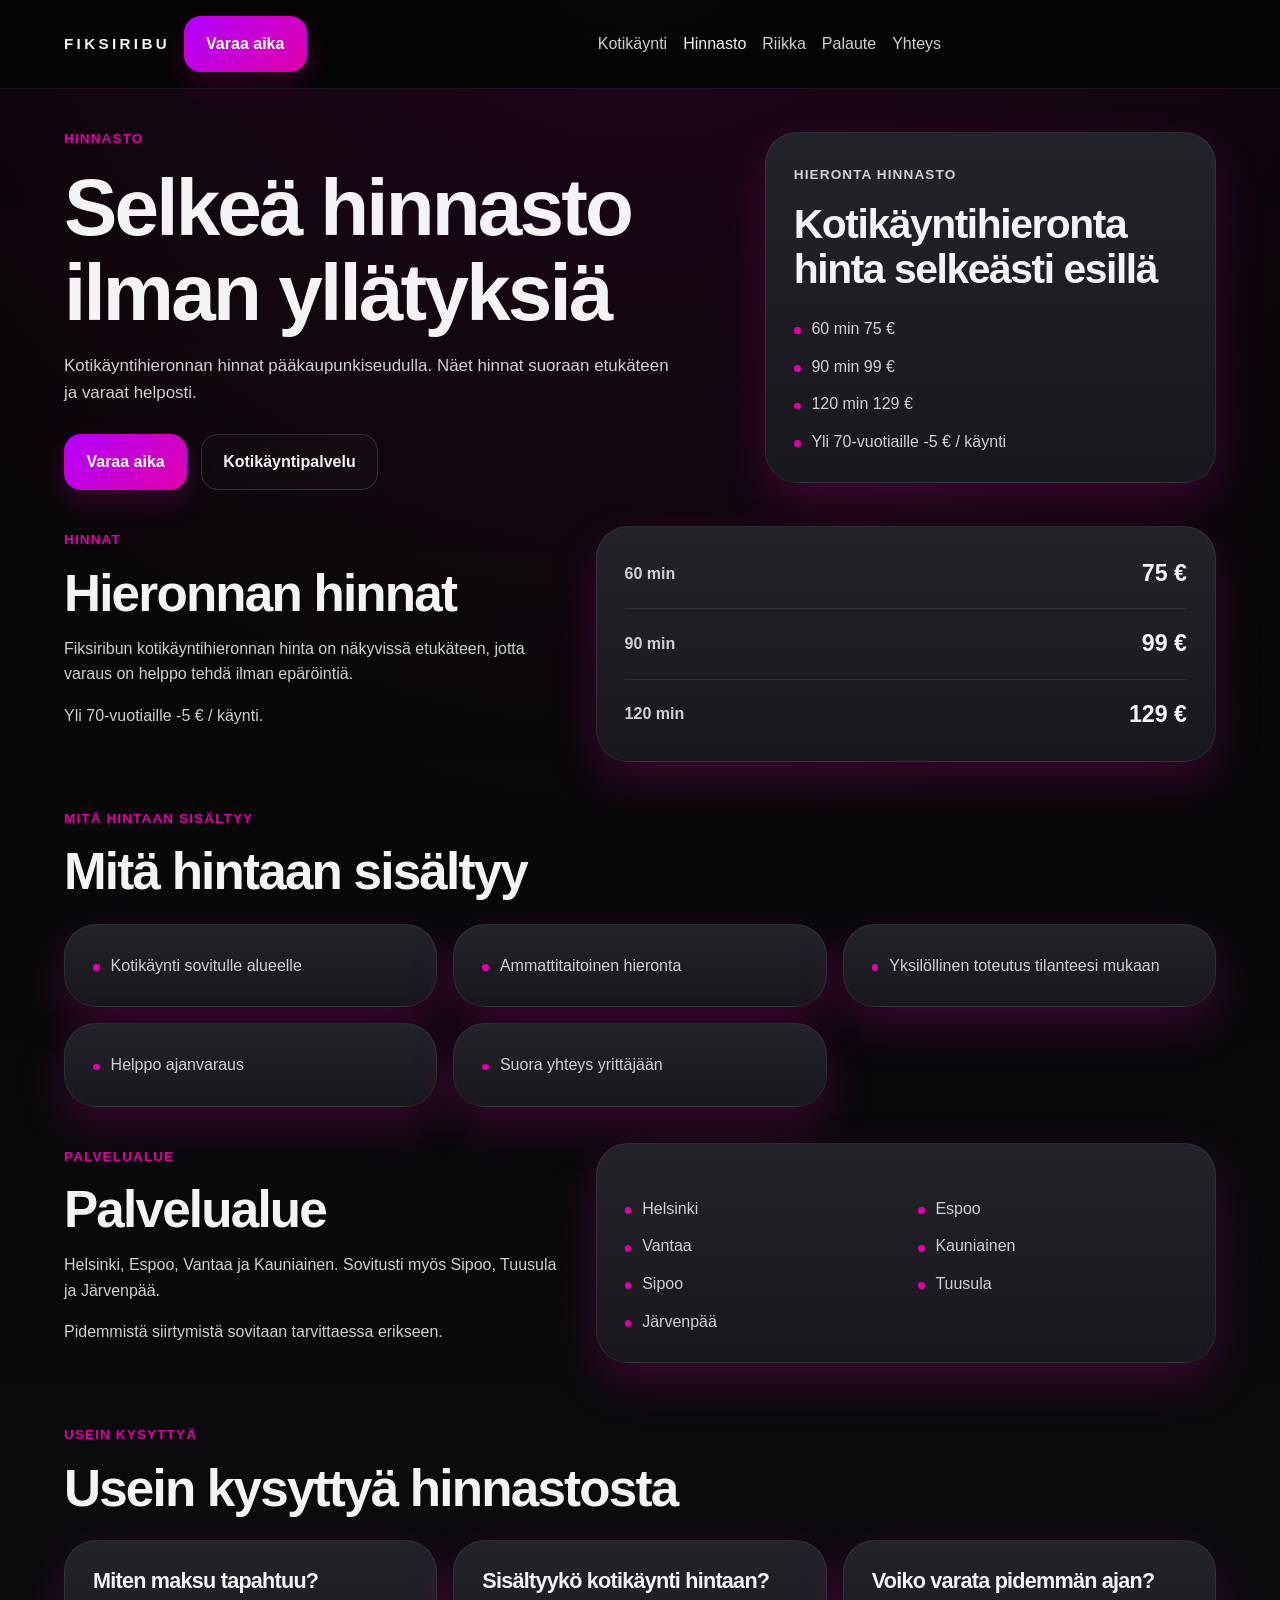
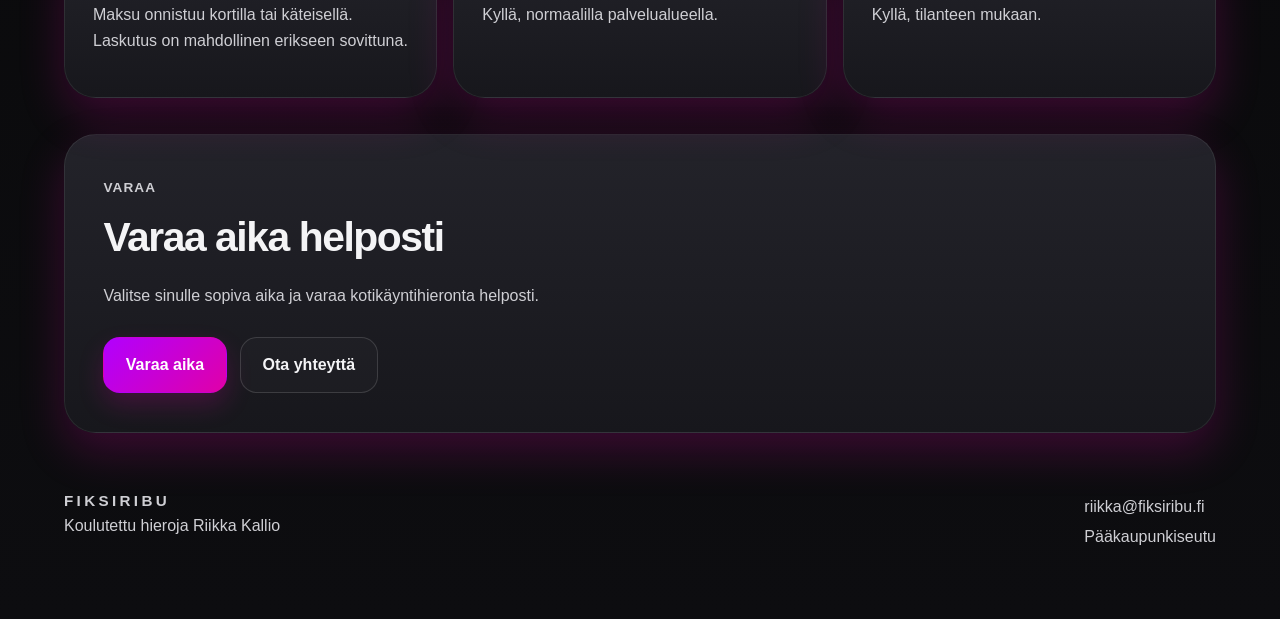
<file: hinnasto.html>
﻿<!DOCTYPE html>
<html lang="fi">
<head>
  <meta charset="utf-8">
  <meta name="viewport" content="width=device-width, initial-scale=1">
  <title>Hinnasto | Kotikäyntihieronta pääkaupunkiseudulla | Fiksiribu</title>
  <meta name="description" content="Katso Fiksiribun kotikäyntihieronnan hinnat. 60 min 75 €, 90 min 99 €, 120 min 129 €. Selkeä hinnasto ilman yllätyksiä.">
  <link rel="canonical" href="https://fiksiribu.fi/hinnasto/">
  <meta property="og:type" content="website">
  <meta property="og:locale" content="fi_FI">
  <meta property="og:site_name" content="Fiksiribu">
  <meta property="og:title" content="Hinnasto | Kotikäyntihieronta pääkaupunkiseudulla | Fiksiribu">
  <meta property="og:description" content="Katso Fiksiribun kotikäyntihieronnan hinnat. 60 min 75 €, 90 min 99 €, 120 min 129 €. Selkeä hinnasto ilman yllätyksiä.">
  <meta property="og:url" content="https://fiksiribu.fi/hinnasto/">
  <link rel="stylesheet" href="./assets/css/style.css">
  <script type="text/javascript">
    (function(c,l,a,r,i,t,y){
        c[a]=c[a]||function(){(c[a].q=c[a].q||[]).push(arguments)};
        t=l.createElement(r);t.async=1;t.src="https://www.clarity.ms/tag/"+i;
        y=l.getElementsByTagName(r)[0];y.parentNode.insertBefore(t,y);
    })(window, document, "clarity", "script", "wnuwogjlbn");
  </script>
</head>
<body>
  <a class="skip-link" href="#main-content">Siirry sisältöön</a>
  <div class="site-shell">
    <header class="site-header">
      <div class="container header-inner">
        <div class="header-top">
          <a class="brand" href="./index.html" aria-label="Fiksiribu etusivu">FIKSIRIBU</a>
          <a class="button button-primary header-cta" href="https://ajanvaraus.fiksiribu.fi">Varaa aika</a>
        </div>
        <nav class="site-nav" aria-label="Päänavigaatio">
          <ul class="nav-list">
            <li><a href="./kotikaynti.html">Kotik&auml;ynti</a></li>
            <li><a href="./hinnasto.html" aria-current="page">Hinnasto</a></li>
            <li><a href="./riikka-kallio.html">Riikka</a></li>
            <li><a href="./palaute.html">Palaute</a></li>
            <li><a href="./yhteys.html">Yhteys</a></li>
          </ul>
        </nav>
      </div>
    </header>

    <main id="main-content">
      <section class="hero section">
        <div class="container hero-grid">
          <div class="hero-copy">
            <p class="eyebrow">Hinnasto</p>
            <h1>Selkeä hinnasto ilman yllätyksiä</h1>
            <p class="hero-text">
              Kotikäyntihieronnan hinnat pääkaupunkiseudulla. Näet hinnat suoraan etukäteen ja varaat helposti.
            </p>
            <div class="hero-actions">
              <a class="button button-primary" href="https://ajanvaraus.fiksiribu.fi">Varaa aika</a>
              <a class="button button-secondary" href="./kotikaynti.html">Kotikäyntipalvelu</a>
            </div>
          </div>
          <aside class="hero-panel card" aria-label="Hinnaston yhteenveto">
            <p class="panel-label">Hieronta hinnasto</p>
            <h2>Kotikäyntihieronta hinta selkeästi esillä</h2>
            <ul class="feature-list">
              <li>60 min 75 €</li>
              <li>90 min 99 €</li>
              <li>120 min 129 €</li>
              <li>Yli 70-vuotiaille -5 € / käynti</li>
            </ul>
          </aside>
        </div>
      </section>

      <section class="section">
        <div class="container split-layout">
          <div class="section-heading narrow">
            <p class="eyebrow">Hinnat</p>
            <h2>Hieronnan hinnat</h2>
            <p class="section-intro">
              Fiksiribun kotikäyntihieronnan hinta on näkyvissä etukäteen, jotta varaus on helppo tehdä ilman epäröintiä.
            </p>
            <p class="section-intro">Yli 70-vuotiaille -5 € / käynti.</p>
          </div>
          <div class="card pricing-card">
            <dl class="pricing-list">
              <div>
                <dt>60 min</dt>
                <dd>75 €</dd>
              </div>
              <div>
                <dt>90 min</dt>
                <dd>99 €</dd>
              </div>
              <div>
                <dt>120 min</dt>
                <dd>129 €</dd>
              </div>
            </dl>
          </div>
        </div>
      </section>

      <section class="section">
        <div class="container">
          <div class="section-heading">
            <p class="eyebrow">Mitä hintaan sisältyy</p>
            <h2>Mitä hintaan sisältyy</h2>
          </div>
          <div class="card-grid three-up">
            <article class="card bullet-card"><p>Kotikäynti sovitulle alueelle</p></article>
            <article class="card bullet-card"><p>Ammattitaitoinen hieronta</p></article>
            <article class="card bullet-card"><p>Yksilöllinen toteutus tilanteesi mukaan</p></article>
            <article class="card bullet-card"><p>Helppo ajanvaraus</p></article>
            <article class="card bullet-card"><p>Suora yhteys yrittäjään</p></article>
          </div>
        </div>
      </section>

      <section class="section">
        <div class="container split-layout">
          <div class="section-heading narrow">
            <p class="eyebrow">Palvelualue</p>
            <h2>Palvelualue</h2>
            <p class="section-intro">
              Helsinki, Espoo, Vantaa ja Kauniainen. Sovitusti myös Sipoo, Tuusula ja Järvenpää.
            </p>
            <p class="section-intro">Pidemmistä siirtymistä sovitaan tarvittaessa erikseen.</p>
          </div>
          <div class="card service-list-card">
            <ul class="detail-list">
              <li>Helsinki</li>
              <li>Espoo</li>
              <li>Vantaa</li>
              <li>Kauniainen</li>
              <li>Sipoo</li>
              <li>Tuusula</li>
              <li>Järvenpää</li>
            </ul>
          </div>
        </div>
      </section>

      <section class="section">
        <div class="container">
          <div class="section-heading">
            <p class="eyebrow">Usein kysyttyä</p>
            <h2>Usein kysyttyä hinnastosta</h2>
          </div>
          <div class="card-grid three-up">
            <article class="card value-card">
              <h3>Miten maksu tapahtuu?</h3>
              <p>Maksu onnistuu kortilla tai käteisellä. Laskutus on mahdollinen erikseen sovittuna.</p>
            </article>
            <article class="card value-card">
              <h3>Sisältyykö kotikäynti hintaan?</h3>
              <p>Kyllä, normaalilla palvelualueella.</p>
            </article>
            <article class="card value-card">
              <h3>Voiko varata pidemmän ajan?</h3>
              <p>Kyllä, tilanteen mukaan.</p>
            </article>
          </div>
        </div>
      </section>

      <section class="section">
        <div class="container">
          <div class="card cta-card">
            <div class="section-heading narrow">
              <p class="eyebrow">Varaa</p>
              <h2>Varaa aika helposti</h2>
            </div>
            <p>
              Valitse sinulle sopiva aika ja varaa kotikäyntihieronta helposti.
            </p>
            <div class="hero-actions">
              <a class="button button-primary" href="https://ajanvaraus.fiksiribu.fi">Varaa aika</a>
              <a class="button button-secondary" href="./yhteys.html">Ota yhteyttä</a>
            </div>
          </div>
        </div>
      </section>
    </main>

    <footer class="site-footer">
      <div class="container footer-inner">
        <div>
          <p class="footer-brand">FIKSIRIBU</p>
          <p>Koulutettu hieroja Riikka Kallio</p>
        </div>
        <div class="footer-meta">
          <a href="mailto:riikka@fiksiribu.fi">riikka@fiksiribu.fi</a>
          <p>Pääkaupunkiseutu</p>
        </div>
      </div>
    </footer>
  </div>
</body>
</html>
</file>
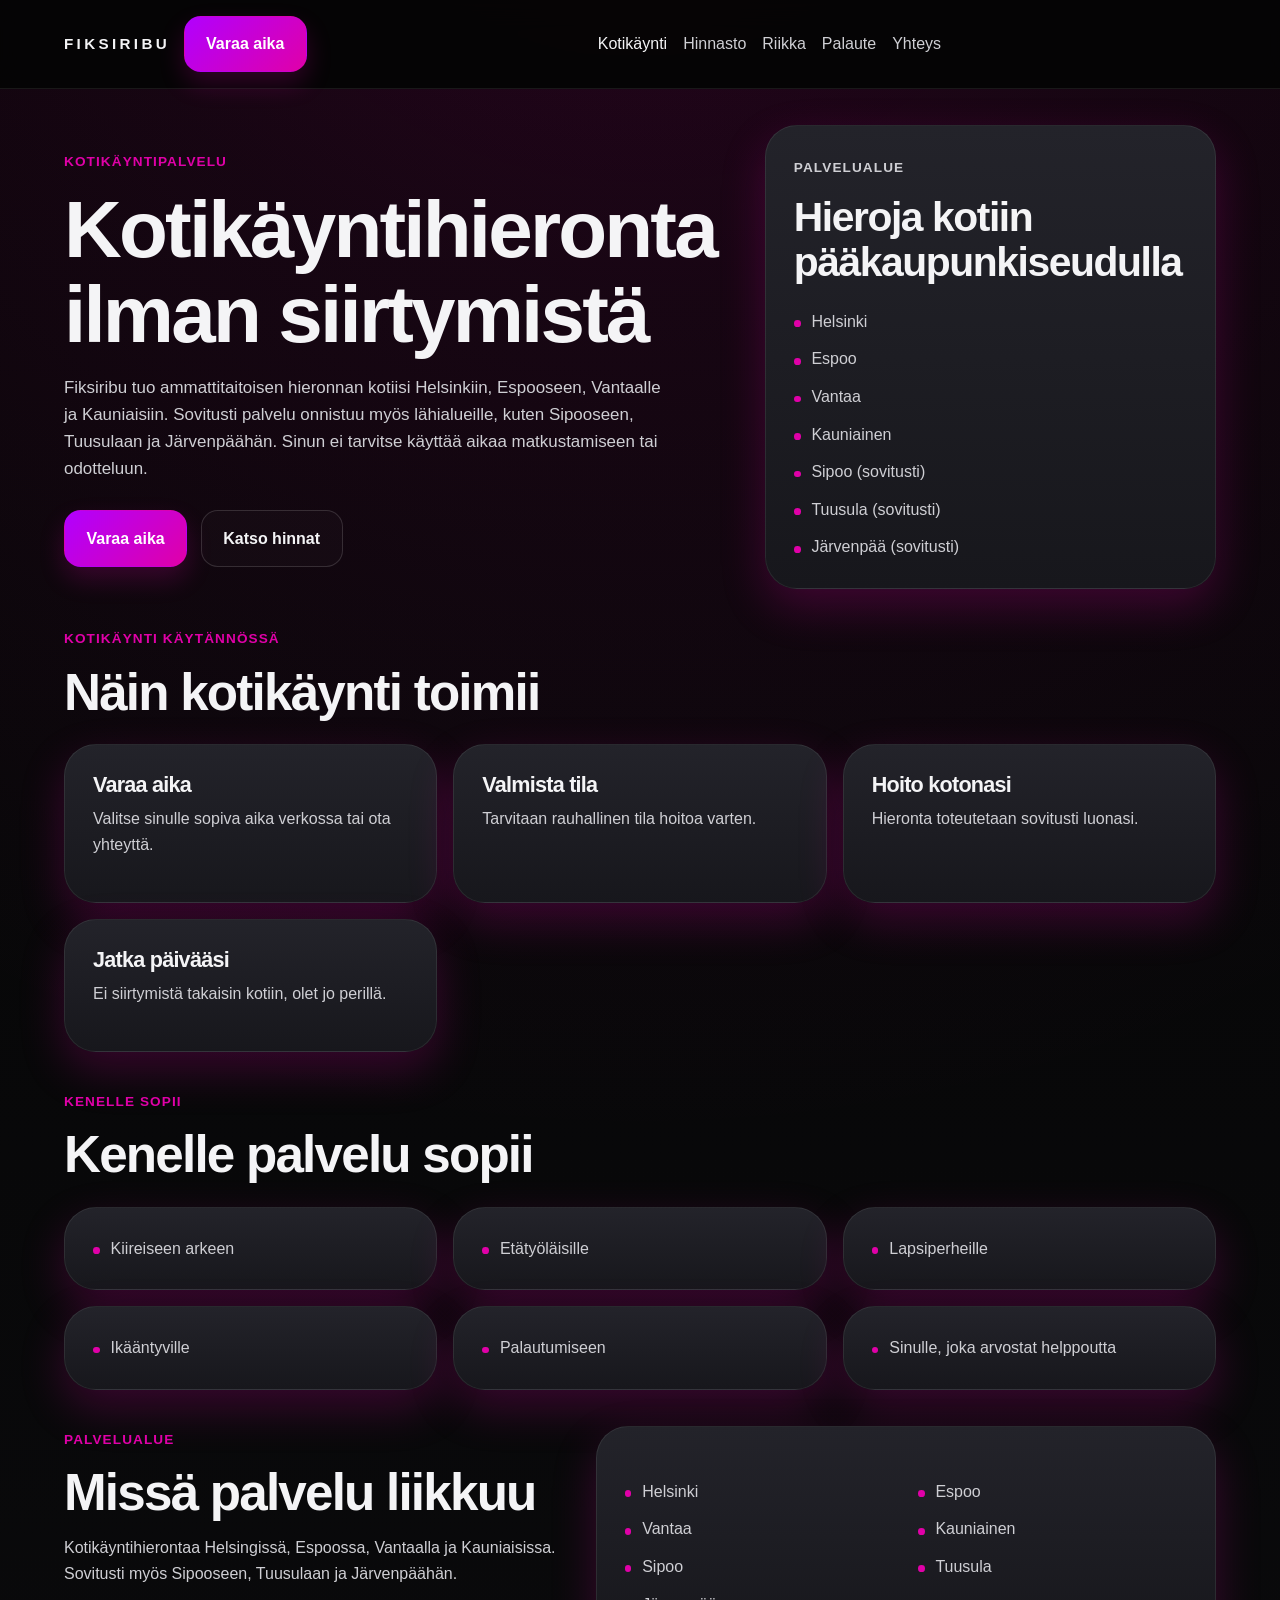
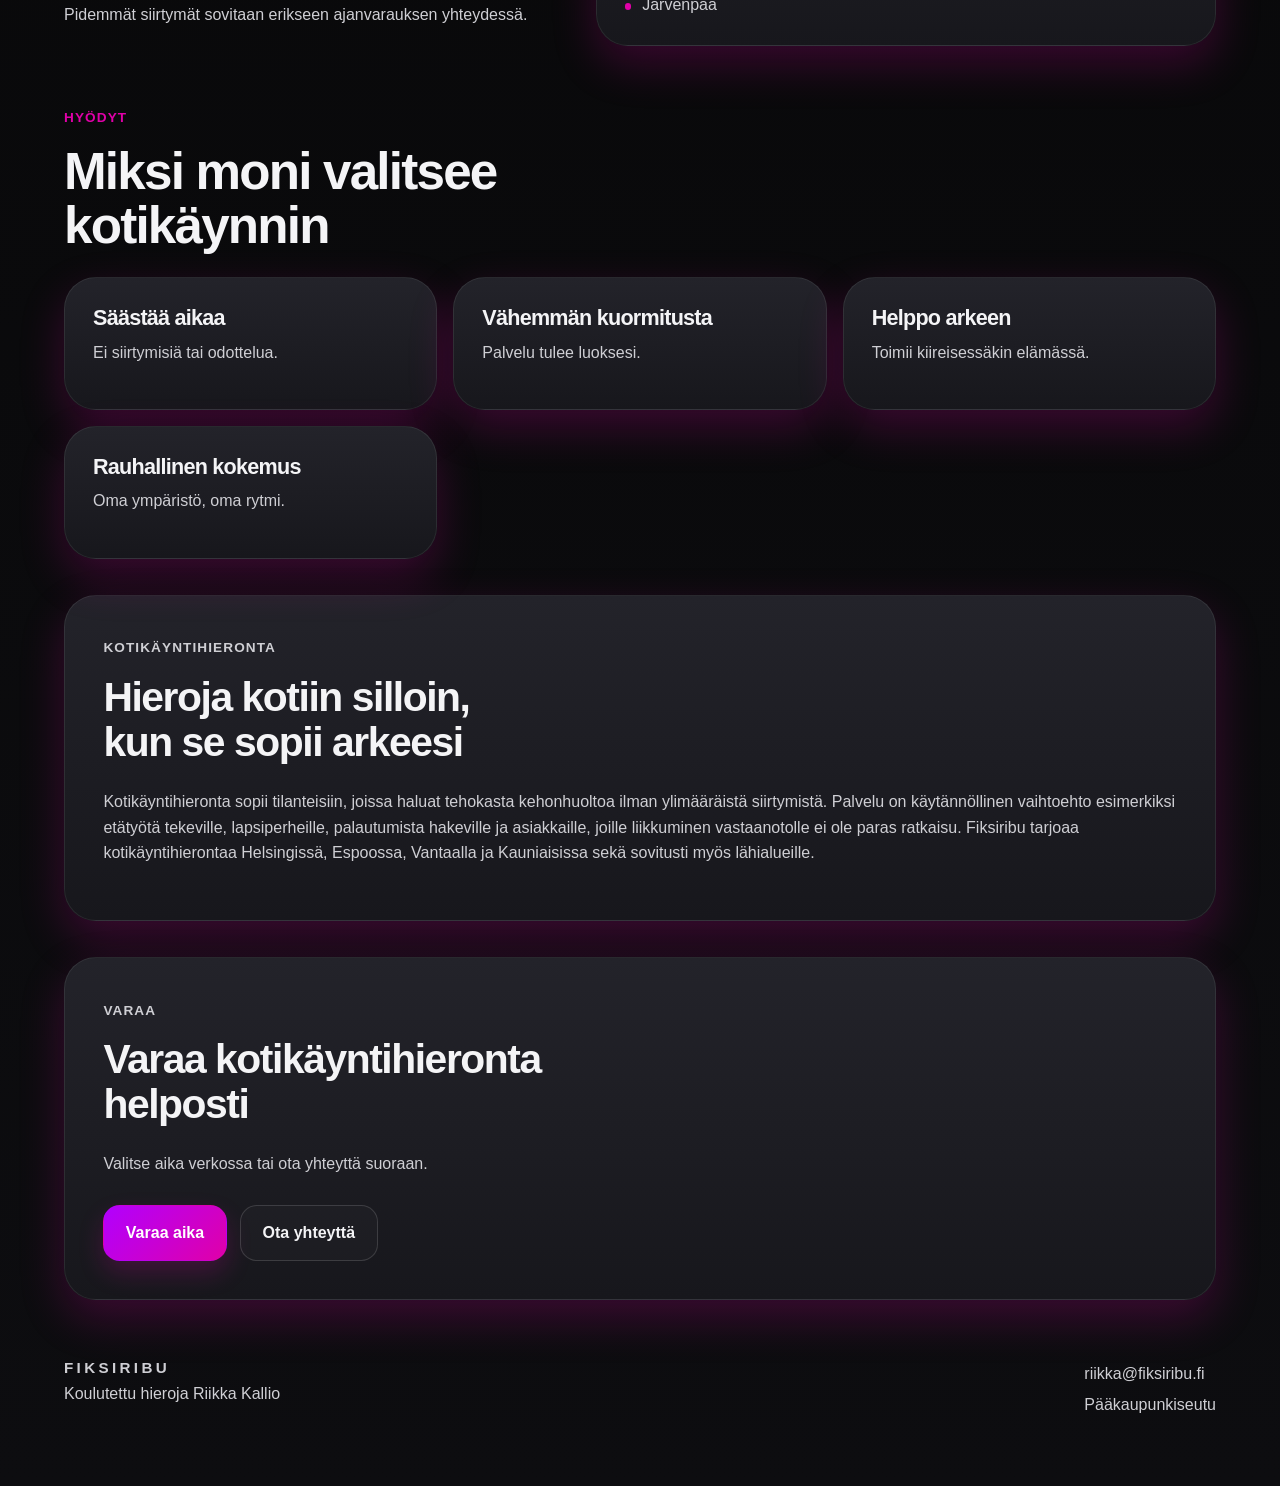
<file: kotikaynti.html>
﻿<!DOCTYPE html>
<html lang="fi">
<head>
  <meta charset="utf-8">
  <meta name="viewport" content="width=device-width, initial-scale=1">
  <title>Kotikäyntihieronta pääkaupunkiseudulla | Fiksiribu</title>
  <meta name="description" content="Kotikäyntihierontaa Helsinkiin, Espooseen, Vantaalle ja Kauniaisiin. Sovitusti myös Sipooseen, Tuusulaan ja Järvenpäähän. Varaa aika helposti.">
  <link rel="canonical" href="https://fiksiribu.fi/kotikaynti/">
  <meta property="og:type" content="website">
  <meta property="og:locale" content="fi_FI">
  <meta property="og:site_name" content="Fiksiribu">
  <meta property="og:title" content="Kotikäyntihieronta pääkaupunkiseudulla | Fiksiribu">
  <meta property="og:description" content="Kotikäyntihierontaa Helsinkiin, Espooseen, Vantaalle ja Kauniaisiin. Sovitusti myös Sipooseen, Tuusulaan ja Järvenpäähän. Varaa aika helposti.">
  <meta property="og:url" content="https://fiksiribu.fi/kotikaynti/">
  <link rel="stylesheet" href="./assets/css/style.css">
  <script type="text/javascript">
    (function(c,l,a,r,i,t,y){
        c[a]=c[a]||function(){(c[a].q=c[a].q||[]).push(arguments)};
        t=l.createElement(r);t.async=1;t.src="https://www.clarity.ms/tag/"+i;
        y=l.getElementsByTagName(r)[0];y.parentNode.insertBefore(t,y);
    })(window, document, "clarity", "script", "wnuwogjlbn");
  </script>
</head>
<body>
  <a class="skip-link" href="#main-content">Siirry sisältöön</a>
  <div class="site-shell">
    <header class="site-header">
      <div class="container header-inner">
        <div class="header-top">
          <a class="brand" href="./index.html" aria-label="Fiksiribu etusivu">FIKSIRIBU</a>
          <a class="button button-primary header-cta" href="https://ajanvaraus.fiksiribu.fi">Varaa aika</a>
        </div>
        <nav class="site-nav" aria-label="Päänavigaatio">
          <ul class="nav-list">
            <li><a href="./kotikaynti.html" aria-current="page">Kotik&auml;ynti</a></li>
            <li><a href="./hinnasto.html">Hinnasto</a></li>
            <li><a href="./riikka-kallio.html">Riikka</a></li>
            <li><a href="./palaute.html">Palaute</a></li>
            <li><a href="./yhteys.html">Yhteys</a></li>
          </ul>
        </nav>
      </div>
    </header>

    <main id="main-content">
      <section class="hero section">
        <div class="container hero-grid">
          <div class="hero-copy">
            <p class="eyebrow">Kotikäyntipalvelu</p>
            <h1>Kotikäyntihieronta ilman siirtymistä</h1>
            <p class="hero-text">
              Fiksiribu tuo ammattitaitoisen hieronnan kotiisi Helsinkiin, Espooseen, Vantaalle ja Kauniaisiin. Sovitusti palvelu onnistuu myös lähialueille, kuten Sipooseen, Tuusulaan ja Järvenpäähän. Sinun ei tarvitse käyttää aikaa matkustamiseen tai odotteluun.
            </p>
            <div class="hero-actions">
              <a class="button button-primary" href="https://ajanvaraus.fiksiribu.fi">Varaa aika</a>
              <a class="button button-secondary" href="./hinnasto.html">Katso hinnat</a>
            </div>
          </div>
          <aside class="hero-panel card" aria-label="Palvelualue">
            <p class="panel-label">Palvelualue</p>
            <h2>Hieroja kotiin pääkaupunkiseudulla</h2>
            <ul class="feature-list">
              <li>Helsinki</li>
              <li>Espoo</li>
              <li>Vantaa</li>
              <li>Kauniainen</li>
              <li>Sipoo (sovitusti)</li>
              <li>Tuusula (sovitusti)</li>
              <li>Järvenpää (sovitusti)</li>
            </ul>
          </aside>
        </div>
      </section>

      <section class="section">
        <div class="container">
          <div class="section-heading">
            <p class="eyebrow">Kotikäynti käytännössä</p>
            <h2>Näin kotikäynti toimii</h2>
          </div>
          <div class="card-grid three-up">
            <article class="card value-card">
              <h3>Varaa aika</h3>
              <p>Valitse sinulle sopiva aika verkossa tai ota yhteyttä.</p>
            </article>
            <article class="card value-card">
              <h3>Valmista tila</h3>
              <p>Tarvitaan rauhallinen tila hoitoa varten.</p>
            </article>
            <article class="card value-card">
              <h3>Hoito kotonasi</h3>
              <p>Hieronta toteutetaan sovitusti luonasi.</p>
            </article>
            <article class="card value-card">
              <h3>Jatka päivääsi</h3>
              <p>Ei siirtymistä takaisin kotiin, olet jo perillä.</p>
            </article>
          </div>
        </div>
      </section>

      <section class="section">
        <div class="container">
          <div class="section-heading">
            <p class="eyebrow">Kenelle sopii</p>
            <h2>Kenelle palvelu sopii</h2>
          </div>
          <div class="card-grid three-up">
            <article class="card bullet-card"><p>Kiireiseen arkeen</p></article>
            <article class="card bullet-card"><p>Etätyöläisille</p></article>
            <article class="card bullet-card"><p>Lapsiperheille</p></article>
            <article class="card bullet-card"><p>Ikääntyville</p></article>
            <article class="card bullet-card"><p>Palautumiseen</p></article>
            <article class="card bullet-card"><p>Sinulle, joka arvostat helppoutta</p></article>
          </div>
        </div>
      </section>

      <section class="section">
        <div class="container split-layout">
          <div class="section-heading narrow">
            <p class="eyebrow">Palvelualue</p>
            <h2>Missä palvelu liikkuu</h2>
            <p class="section-intro">
              Kotikäyntihierontaa Helsingissä, Espoossa, Vantaalla ja Kauniaisissa. Sovitusti myös Sipooseen, Tuusulaan ja Järvenpäähän.
            </p>
            <p class="section-intro">Pidemmät siirtymät sovitaan erikseen ajanvarauksen yhteydessä.</p>
          </div>
          <div class="card service-list-card">
            <ul class="detail-list">
              <li>Helsinki</li>
              <li>Espoo</li>
              <li>Vantaa</li>
              <li>Kauniainen</li>
              <li>Sipoo</li>
              <li>Tuusula</li>
              <li>Järvenpää</li>
            </ul>
          </div>
        </div>
      </section>

      <section class="section">
        <div class="container">
          <div class="section-heading">
            <p class="eyebrow">Hyödyt</p>
            <h2>Miksi moni valitsee kotikäynnin</h2>
          </div>
          <div class="card-grid three-up">
            <article class="card value-card">
              <h3>Säästää aikaa</h3>
              <p>Ei siirtymisiä tai odottelua.</p>
            </article>
            <article class="card value-card">
              <h3>Vähemmän kuormitusta</h3>
              <p>Palvelu tulee luoksesi.</p>
            </article>
            <article class="card value-card">
              <h3>Helppo arkeen</h3>
              <p>Toimii kiireisessäkin elämässä.</p>
            </article>
            <article class="card value-card">
              <h3>Rauhallinen kokemus</h3>
              <p>Oma ympäristö, oma rytmi.</p>
            </article>
          </div>
        </div>
      </section>

      <section class="section">
        <div class="container">
          <article class="card profile-card">
            <div class="section-heading narrow">
              <p class="eyebrow">Kotik&auml;yntihieronta</p>
              <h2>Hieroja kotiin silloin, kun se sopii arkeesi</h2>
            </div>
            <p>
              Kotikäyntihieronta sopii tilanteisiin, joissa haluat tehokasta kehonhuoltoa ilman ylimääräistä siirtymistä. Palvelu on käytännöllinen vaihtoehto esimerkiksi etätyötä tekeville, lapsiperheille, palautumista hakeville ja asiakkaille, joille liikkuminen vastaanotolle ei ole paras ratkaisu. Fiksiribu tarjoaa kotikäyntihierontaa Helsingissä, Espoossa, Vantaalla ja Kauniaisissa sekä sovitusti myös lähialueille.
            </p>
          </article>
        </div>
      </section>

      <section class="section">
        <div class="container">
          <div class="card cta-card">
            <div class="section-heading narrow">
              <p class="eyebrow">Varaa</p>
              <h2>Varaa kotikäyntihieronta helposti</h2>
            </div>
            <p>
              Valitse aika verkossa tai ota yhteyttä suoraan.
            </p>
            <div class="hero-actions">
              <a class="button button-primary" href="https://ajanvaraus.fiksiribu.fi">Varaa aika</a>
              <a class="button button-secondary" href="./yhteys.html">Ota yhteyttä</a>
            </div>
          </div>
        </div>
      </section>
    </main>

    <footer class="site-footer">
      <div class="container footer-inner">
        <div>
          <p class="footer-brand">FIKSIRIBU</p>
          <p>Koulutettu hieroja Riikka Kallio</p>
        </div>
        <div class="footer-meta">
          <a href="mailto:riikka@fiksiribu.fi">riikka@fiksiribu.fi</a>
          <p>Pääkaupunkiseutu</p>
        </div>
      </div>
    </footer>
  </div>
</body>
</html>
</file>
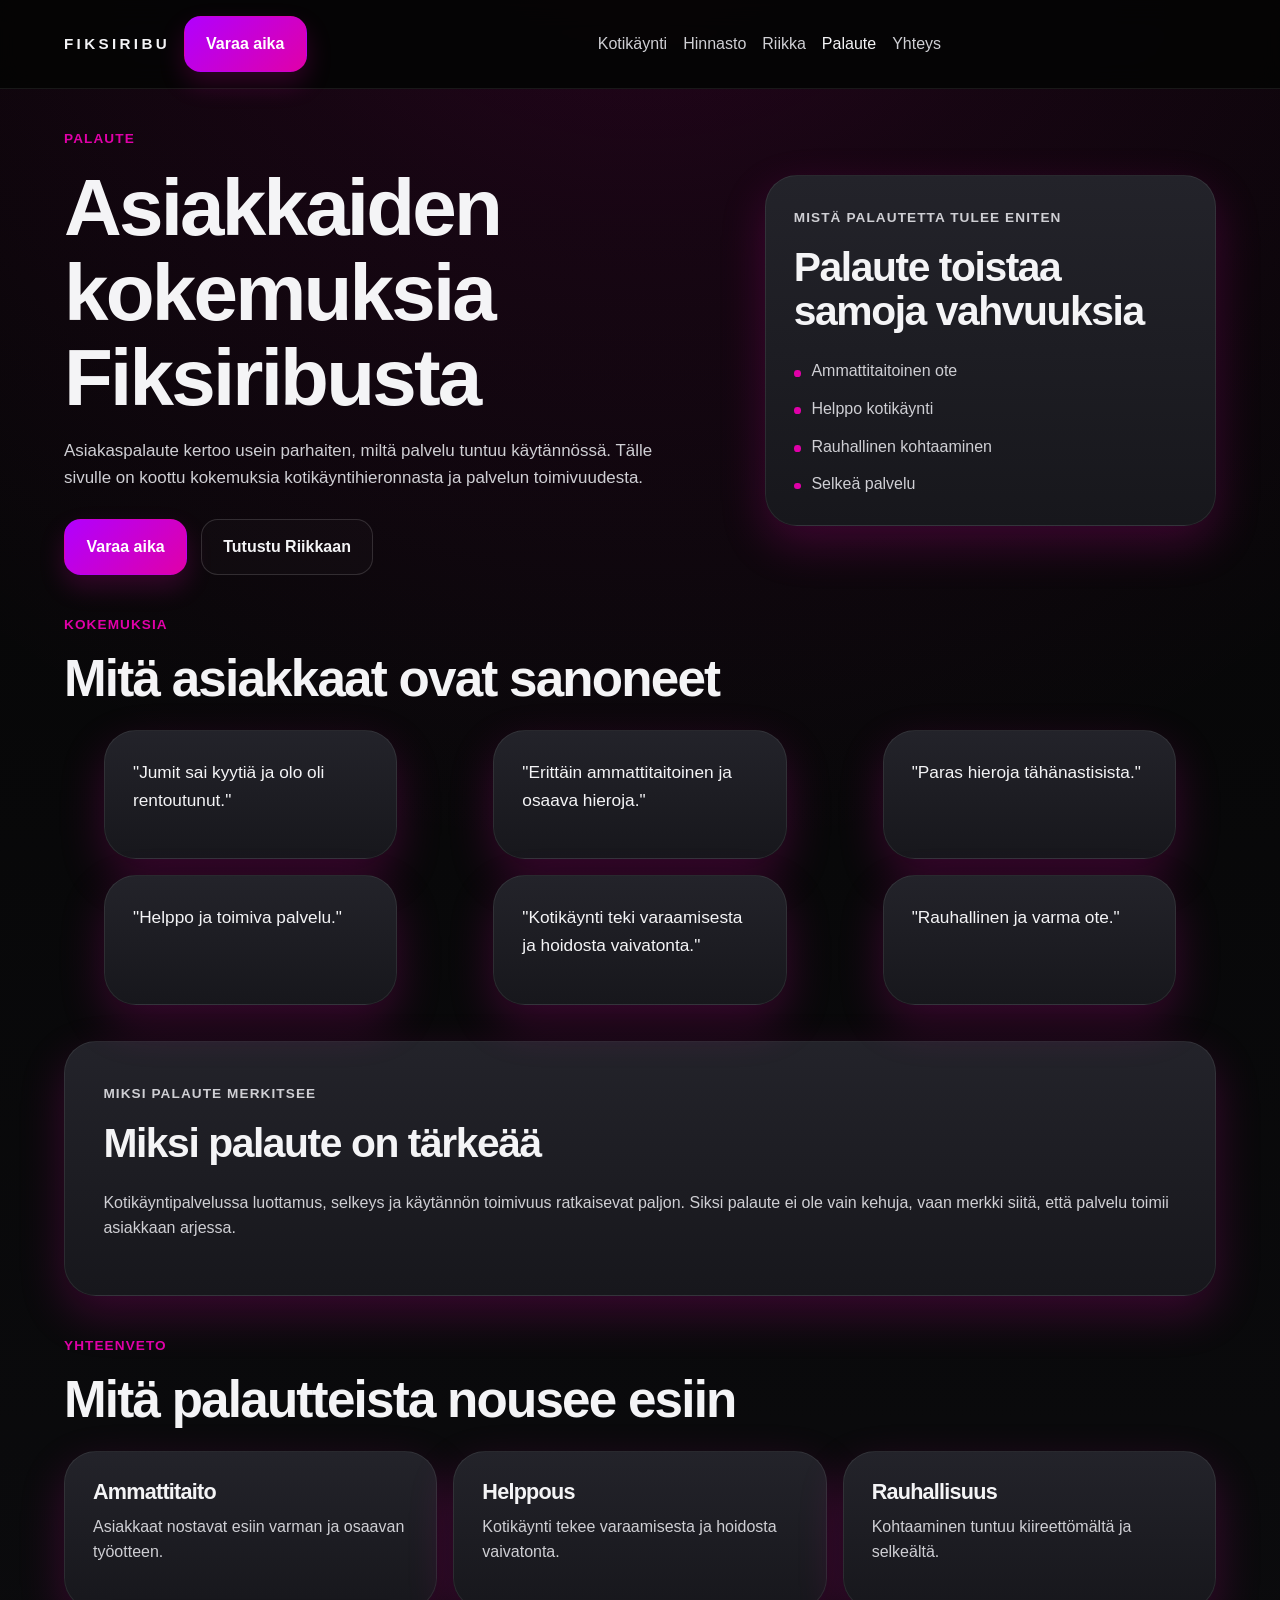
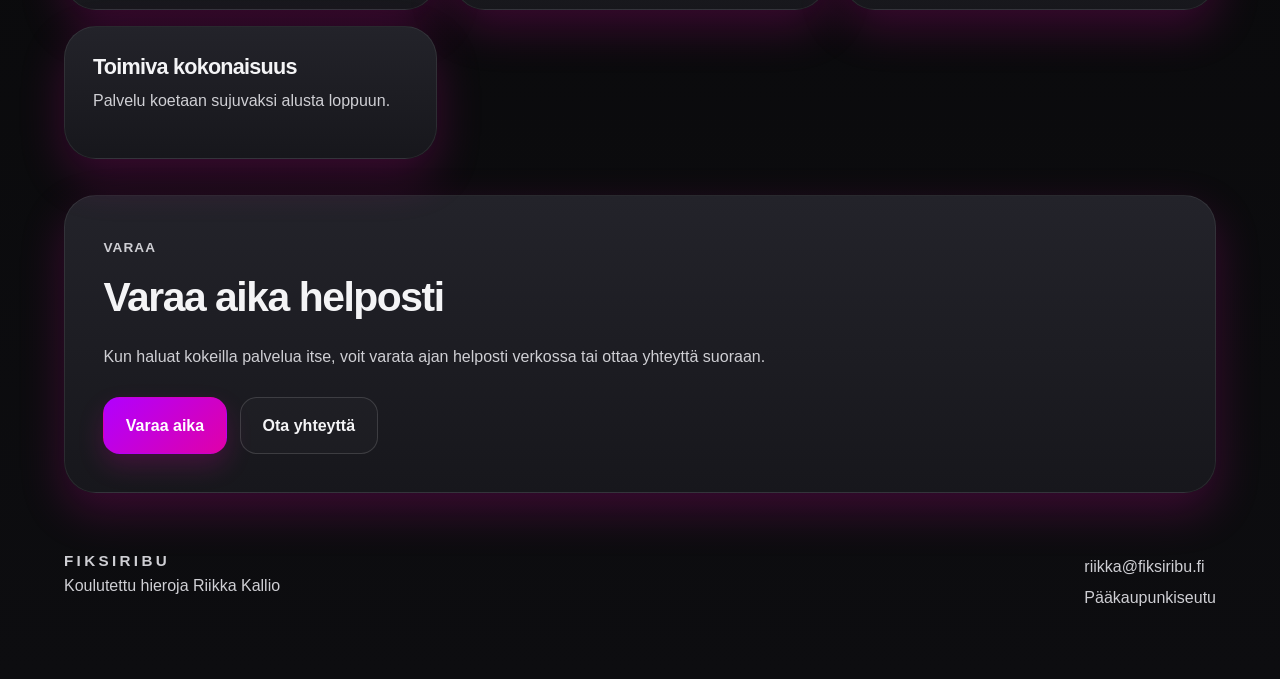
<file: palaute.html>
﻿<!DOCTYPE html>
<html lang="fi">
<head>
  <meta charset="utf-8">
  <meta name="viewport" content="width=device-width, initial-scale=1">
  <title>Asiakaspalaute | Fiksiribu</title>
  <meta name="description" content="Lue asiakkaiden kokemuksia Fiksiribun kotikäyntihieronnasta. Selkeä palvelu, ammattitaitoinen ote ja helppo kotikäynti.">
  <link rel="canonical" href="https://fiksiribu.fi/palaute/">
  <meta property="og:type" content="website">
  <meta property="og:locale" content="fi_FI">
  <meta property="og:site_name" content="Fiksiribu">
  <meta property="og:title" content="Asiakaspalaute | Fiksiribu">
  <meta property="og:description" content="Lue asiakkaiden kokemuksia Fiksiribun kotikäyntihieronnasta. Selkeä palvelu, ammattitaitoinen ote ja helppo kotikäynti.">
  <meta property="og:url" content="https://fiksiribu.fi/palaute/">
  <link rel="stylesheet" href="./assets/css/style.css">
  <script type="text/javascript">
    (function(c,l,a,r,i,t,y){
        c[a]=c[a]||function(){(c[a].q=c[a].q||[]).push(arguments)};
        t=l.createElement(r);t.async=1;t.src="https://www.clarity.ms/tag/"+i;
        y=l.getElementsByTagName(r)[0];y.parentNode.insertBefore(t,y);
    })(window, document, "clarity", "script", "wnuwogjlbn");
  </script>
</head>
<body>
  <a class="skip-link" href="#main-content">Siirry sisältöön</a>
  <div class="site-shell">
    <header class="site-header">
      <div class="container header-inner">
        <div class="header-top">
          <a class="brand" href="./index.html" aria-label="Fiksiribu etusivu">FIKSIRIBU</a>
          <a class="button button-primary header-cta" href="https://ajanvaraus.fiksiribu.fi">Varaa aika</a>
        </div>
        <nav class="site-nav" aria-label="Päänavigaatio">
          <ul class="nav-list">
            <li><a href="./kotikaynti.html">Kotik&auml;ynti</a></li>
            <li><a href="./hinnasto.html">Hinnasto</a></li>
            <li><a href="./riikka-kallio.html">Riikka</a></li>
            <li><a href="./palaute.html" aria-current="page">Palaute</a></li>
            <li><a href="./yhteys.html">Yhteys</a></li>
          </ul>
        </nav>
      </div>
    </header>

    <main id="main-content">
      <section class="hero section">
        <div class="container hero-grid">
          <div class="hero-copy">
            <p class="eyebrow">Palaute</p>
            <h1>Asiakkaiden kokemuksia Fiksiribusta</h1>
            <p class="hero-text">
              Asiakaspalaute kertoo usein parhaiten, miltä palvelu tuntuu käytännössä. Tälle sivulle on koottu kokemuksia kotikäyntihieronnasta ja palvelun toimivuudesta.
            </p>
            <div class="hero-actions">
              <a class="button button-primary" href="https://ajanvaraus.fiksiribu.fi">Varaa aika</a>
              <a class="button button-secondary" href="./riikka-kallio.html">Tutustu Riikkaan</a>
            </div>
          </div>
          <aside class="hero-panel card" aria-label="Mistä palautetta tulee eniten">
            <p class="panel-label">Mistä palautetta tulee eniten</p>
            <h2>Palaute toistaa samoja vahvuuksia</h2>
            <ul class="feature-list">
              <li>Ammattitaitoinen ote</li>
              <li>Helppo kotikäynti</li>
              <li>Rauhallinen kohtaaminen</li>
              <li>Selkeä palvelu</li>
            </ul>
          </aside>
        </div>
      </section>

      <section class="section">
        <div class="container">
          <div class="section-heading">
            <p class="eyebrow">Kokemuksia</p>
            <h2>Mitä asiakkaat ovat sanoneet</h2>
          </div>
          <div class="card-grid three-up">
            <blockquote class="card quote-card">
              <p>"Jumit sai kyytiä ja olo oli rentoutunut."</p>
            </blockquote>
            <blockquote class="card quote-card">
              <p>"Erittäin ammattitaitoinen ja osaava hieroja."</p>
            </blockquote>
            <blockquote class="card quote-card">
              <p>"Paras hieroja tähänastisista."</p>
            </blockquote>
            <blockquote class="card quote-card">
              <p>"Helppo ja toimiva palvelu."</p>
            </blockquote>
            <blockquote class="card quote-card">
              <p>"Kotikäynti teki varaamisesta ja hoidosta vaivatonta."</p>
            </blockquote>
            <blockquote class="card quote-card">
              <p>"Rauhallinen ja varma ote."</p>
            </blockquote>
          </div>
        </div>
      </section>

      <section class="section">
        <div class="container">
          <article class="card profile-card">
            <div class="section-heading narrow">
              <p class="eyebrow">Miksi palaute merkitsee</p>
              <h2>Miksi palaute on tärkeää</h2>
            </div>
            <p>
              Kotikäyntipalvelussa luottamus, selkeys ja käytännön toimivuus ratkaisevat paljon. Siksi palaute ei ole vain kehuja, vaan merkki siitä, että palvelu toimii asiakkaan arjessa.
            </p>
          </article>
        </div>
      </section>

      <section class="section">
        <div class="container">
          <div class="section-heading">
            <p class="eyebrow">Yhteenveto</p>
            <h2>Mitä palautteista nousee esiin</h2>
          </div>
          <div class="card-grid three-up">
            <article class="card value-card">
              <h3>Ammattitaito</h3>
              <p>Asiakkaat nostavat esiin varman ja osaavan työotteen.</p>
            </article>
            <article class="card value-card">
              <h3>Helppous</h3>
              <p>Kotikäynti tekee varaamisesta ja hoidosta vaivatonta.</p>
            </article>
            <article class="card value-card">
              <h3>Rauhallisuus</h3>
              <p>Kohtaaminen tuntuu kiireettömältä ja selkeältä.</p>
            </article>
            <article class="card value-card">
              <h3>Toimiva kokonaisuus</h3>
              <p>Palvelu koetaan sujuvaksi alusta loppuun.</p>
            </article>
          </div>
        </div>
      </section>

      <section class="section">
        <div class="container">
          <div class="card cta-card">
            <div class="section-heading narrow">
              <p class="eyebrow">Varaa</p>
              <h2>Varaa aika helposti</h2>
            </div>
            <p>
              Kun haluat kokeilla palvelua itse, voit varata ajan helposti verkossa tai ottaa yhteyttä suoraan.
            </p>
            <div class="hero-actions">
              <a class="button button-primary" href="https://ajanvaraus.fiksiribu.fi">Varaa aika</a>
              <a class="button button-secondary" href="./yhteys.html">Ota yhteyttä</a>
            </div>
          </div>
        </div>
      </section>
    </main>

    <footer class="site-footer">
      <div class="container footer-inner">
        <div>
          <p class="footer-brand">FIKSIRIBU</p>
          <p>Koulutettu hieroja Riikka Kallio</p>
        </div>
        <div class="footer-meta">
          <a href="mailto:riikka@fiksiribu.fi">riikka@fiksiribu.fi</a>
          <p>Pääkaupunkiseutu</p>
        </div>
      </div>
    </footer>
  </div>
</body>
</html>
</file>
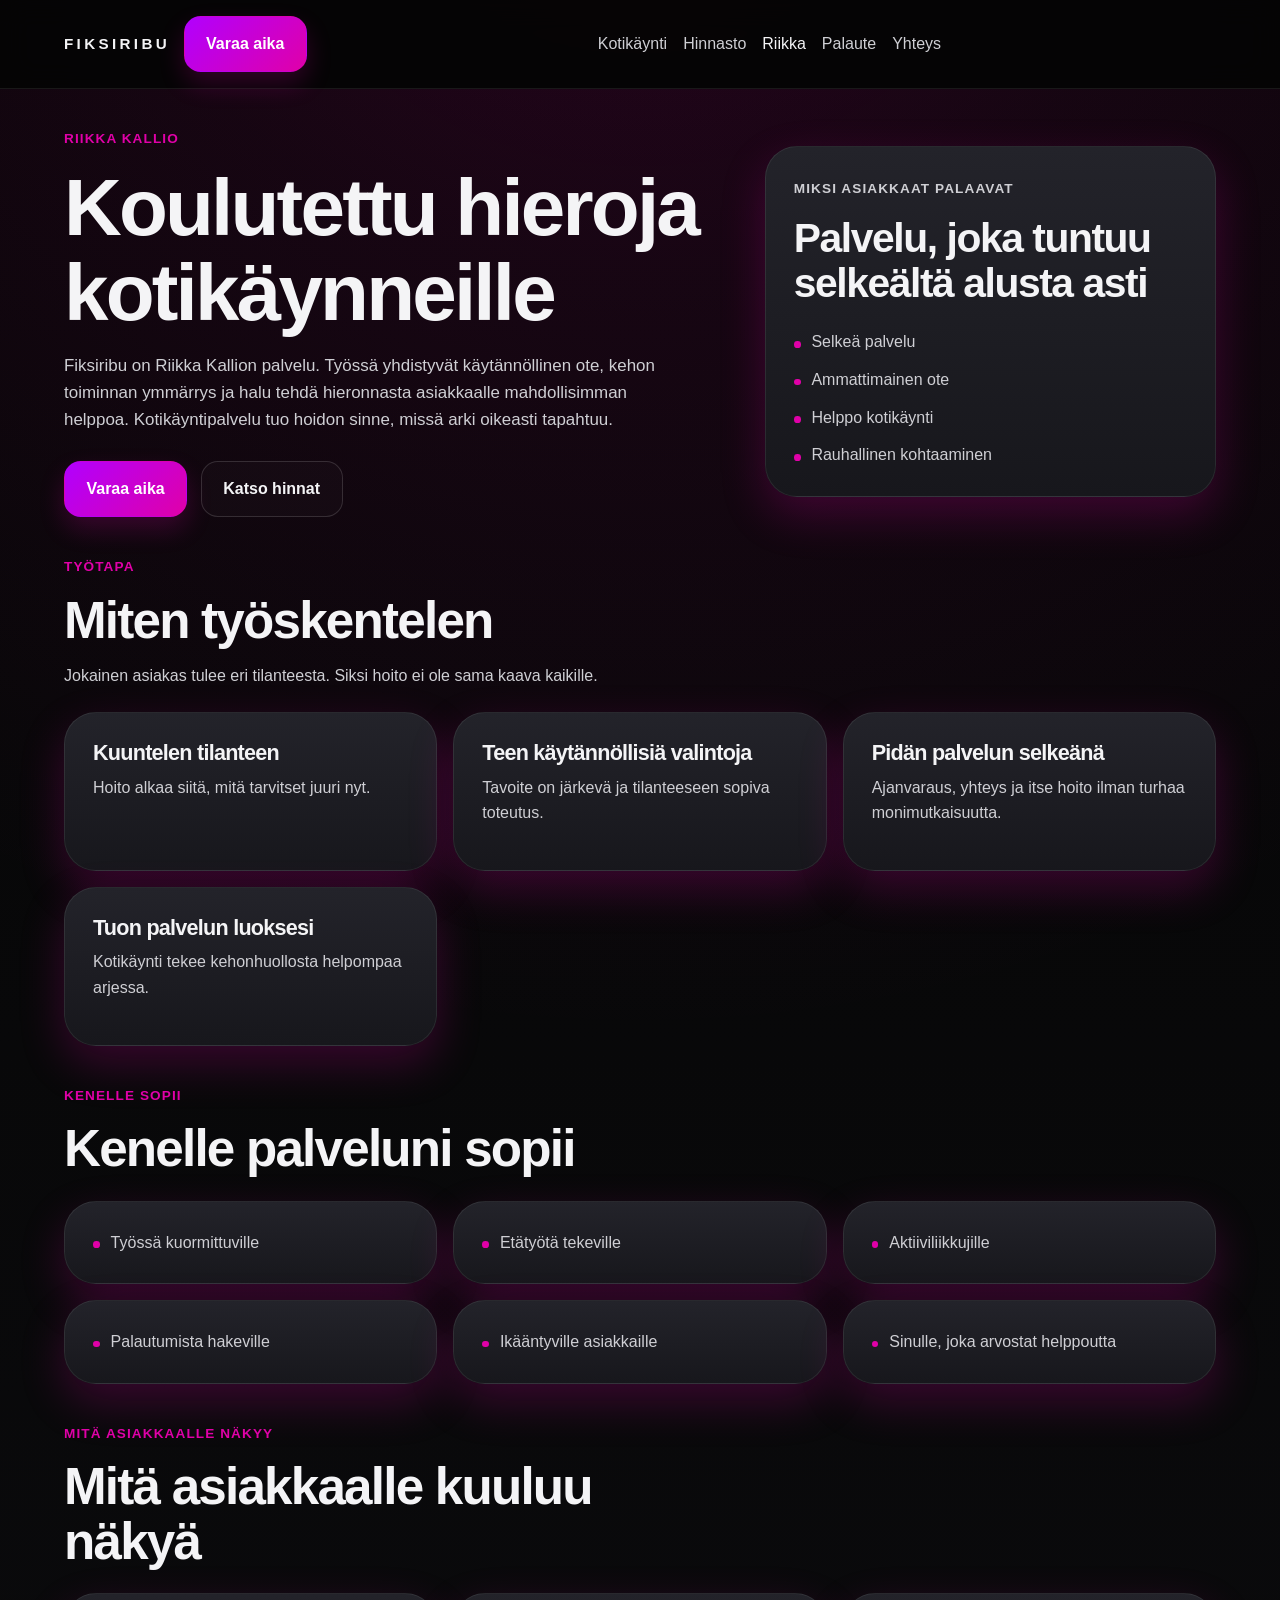
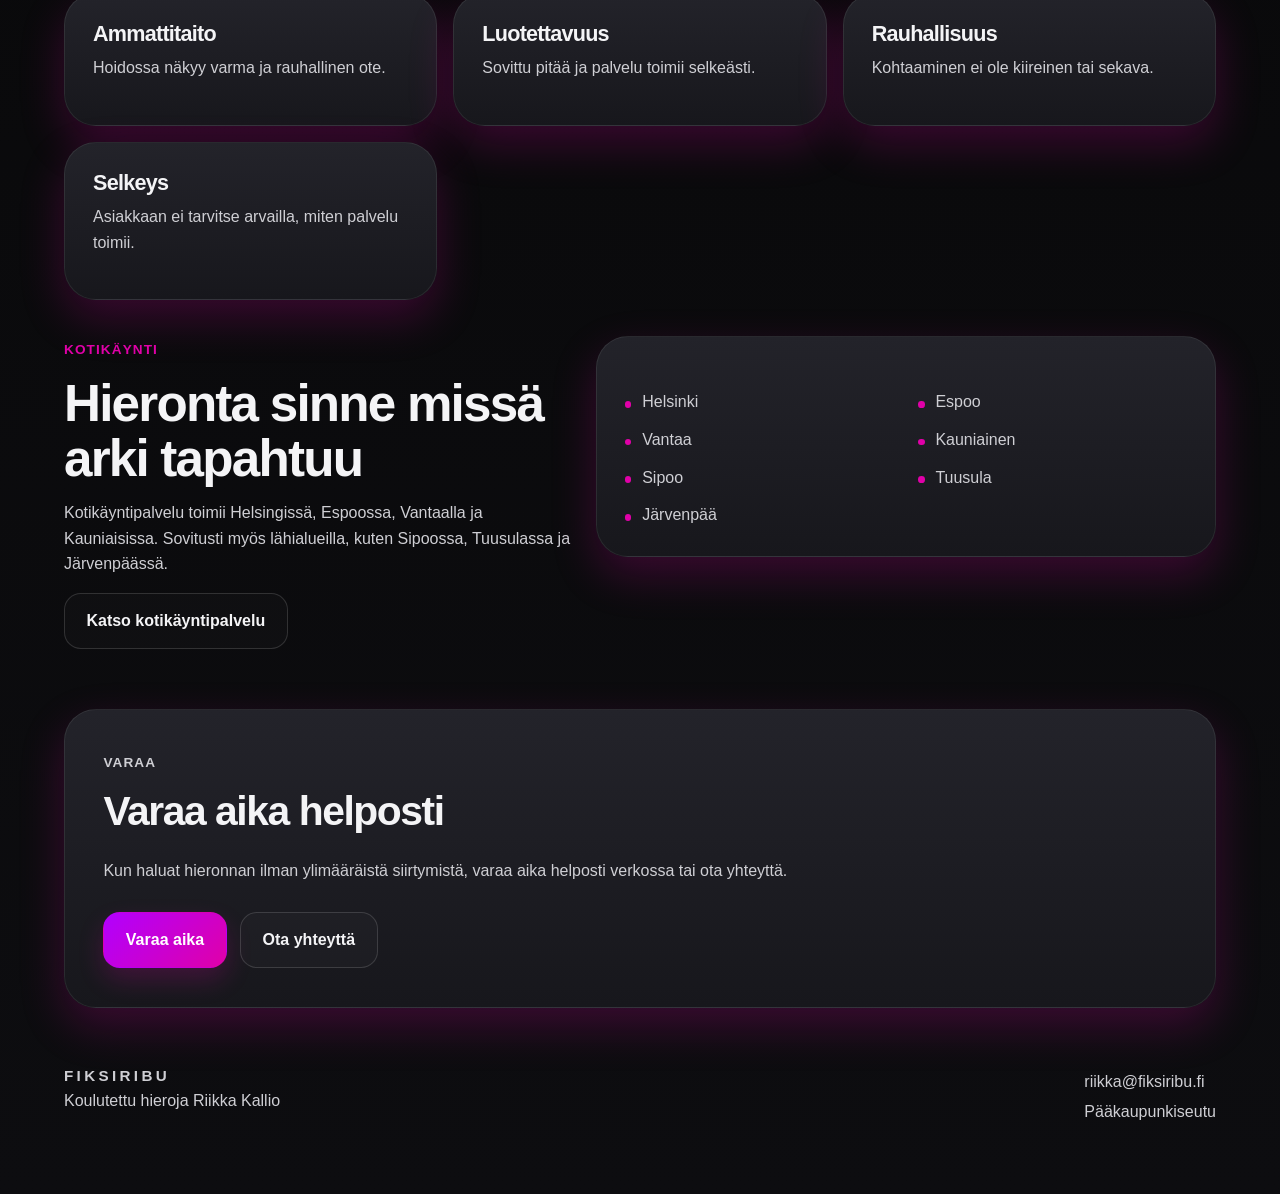
<file: riikka-kallio.html>
﻿<!DOCTYPE html>
<html lang="fi">
<head>
  <meta charset="utf-8">
  <meta name="viewport" content="width=device-width, initial-scale=1">
  <title>Riikka Kallio | Koulutettu hieroja | Fiksiribu</title>
  <meta name="description" content="Tutustu Riikka Kallioon, Fiksiribun koulutettuun hierojaan. Kotikäyntihierontaa pääkaupunkiseudulla selkeästi ja ammattitaidolla.">
  <link rel="canonical" href="https://fiksiribu.fi/riikka-kallio/">
  <meta property="og:type" content="website">
  <meta property="og:locale" content="fi_FI">
  <meta property="og:site_name" content="Fiksiribu">
  <meta property="og:title" content="Riikka Kallio | Koulutettu hieroja | Fiksiribu">
  <meta property="og:description" content="Tutustu Riikka Kallioon, Fiksiribun koulutettuun hierojaan. Kotikäyntihierontaa pääkaupunkiseudulla selkeästi ja ammattitaidolla.">
  <meta property="og:url" content="https://fiksiribu.fi/riikka-kallio/">
  <link rel="stylesheet" href="./assets/css/style.css">
  <script type="text/javascript">
    (function(c,l,a,r,i,t,y){
        c[a]=c[a]||function(){(c[a].q=c[a].q||[]).push(arguments)};
        t=l.createElement(r);t.async=1;t.src="https://www.clarity.ms/tag/"+i;
        y=l.getElementsByTagName(r)[0];y.parentNode.insertBefore(t,y);
    })(window, document, "clarity", "script", "wnuwogjlbn");
  </script>
</head>
<body>
  <a class="skip-link" href="#main-content">Siirry sisältöön</a>
  <div class="site-shell">
    <header class="site-header">
      <div class="container header-inner">
        <div class="header-top">
          <a class="brand" href="./index.html" aria-label="Fiksiribu etusivu">FIKSIRIBU</a>
          <a class="button button-primary header-cta" href="https://ajanvaraus.fiksiribu.fi">Varaa aika</a>
        </div>
        <nav class="site-nav" aria-label="Päänavigaatio">
          <ul class="nav-list">
            <li><a href="./kotikaynti.html">Kotik&auml;ynti</a></li>
            <li><a href="./hinnasto.html">Hinnasto</a></li>
            <li><a href="./riikka-kallio.html" aria-current="page">Riikka</a></li>
            <li><a href="./palaute.html">Palaute</a></li>
            <li><a href="./yhteys.html">Yhteys</a></li>
          </ul>
        </nav>
      </div>
    </header>

    <main id="main-content">
      <section class="hero section">
        <div class="container hero-grid">
          <div class="hero-copy">
            <p class="eyebrow">Riikka Kallio</p>
            <h1>Koulutettu hieroja kotikäynneille</h1>
            <p class="hero-text">
              Fiksiribu on Riikka Kallion palvelu. Työssä yhdistyvät käytännöllinen ote, kehon toiminnan ymmärrys ja halu tehdä hieronnasta asiakkaalle mahdollisimman helppoa. Kotikäyntipalvelu tuo hoidon sinne, missä arki oikeasti tapahtuu.
            </p>
            <div class="hero-actions">
              <a class="button button-primary" href="https://ajanvaraus.fiksiribu.fi">Varaa aika</a>
              <a class="button button-secondary" href="./hinnasto.html">Katso hinnat</a>
            </div>
          </div>
          <aside class="hero-panel card" aria-label="Miksi asiakkaat palaavat">
            <p class="panel-label">Miksi asiakkaat palaavat</p>
            <h2>Palvelu, joka tuntuu selkeältä alusta asti</h2>
            <ul class="feature-list">
              <li>Selkeä palvelu</li>
              <li>Ammattimainen ote</li>
              <li>Helppo kotikäynti</li>
              <li>Rauhallinen kohtaaminen</li>
            </ul>
          </aside>
        </div>
      </section>

      <section class="section">
        <div class="container">
          <div class="section-heading">
            <p class="eyebrow">Työtapa</p>
            <h2>Miten työskentelen</h2>
            <p class="section-intro">
              Jokainen asiakas tulee eri tilanteesta. Siksi hoito ei ole sama kaava kaikille.
            </p>
          </div>
          <div class="card-grid three-up">
            <article class="card value-card">
              <h3>Kuuntelen tilanteen</h3>
              <p>Hoito alkaa siitä, mitä tarvitset juuri nyt.</p>
            </article>
            <article class="card value-card">
              <h3>Teen käytännöllisiä valintoja</h3>
              <p>Tavoite on järkevä ja tilanteeseen sopiva toteutus.</p>
            </article>
            <article class="card value-card">
              <h3>Pidän palvelun selkeänä</h3>
              <p>Ajanvaraus, yhteys ja itse hoito ilman turhaa monimutkaisuutta.</p>
            </article>
            <article class="card value-card">
              <h3>Tuon palvelun luoksesi</h3>
              <p>Kotikäynti tekee kehonhuollosta helpompaa arjessa.</p>
            </article>
          </div>
        </div>
      </section>

      <section class="section">
        <div class="container">
          <div class="section-heading">
            <p class="eyebrow">Kenelle sopii</p>
            <h2>Kenelle palveluni sopii</h2>
          </div>
          <div class="card-grid three-up">
            <article class="card bullet-card"><p>Työssä kuormittuville</p></article>
            <article class="card bullet-card"><p>Etätyötä tekeville</p></article>
            <article class="card bullet-card"><p>Aktiiviliikkujille</p></article>
            <article class="card bullet-card"><p>Palautumista hakeville</p></article>
            <article class="card bullet-card"><p>Ikääntyville asiakkaille</p></article>
            <article class="card bullet-card"><p>Sinulle, joka arvostat helppoutta</p></article>
          </div>
        </div>
      </section>

      <section class="section">
        <div class="container">
          <div class="section-heading">
            <p class="eyebrow">Mitä asiakkaalle näkyy</p>
            <h2>Mitä asiakkaalle kuuluu näkyä</h2>
          </div>
          <div class="card-grid three-up">
            <article class="card value-card">
              <h3>Ammattitaito</h3>
              <p>Hoidossa näkyy varma ja rauhallinen ote.</p>
            </article>
            <article class="card value-card">
              <h3>Luotettavuus</h3>
              <p>Sovittu pitää ja palvelu toimii selkeästi.</p>
            </article>
            <article class="card value-card">
              <h3>Rauhallisuus</h3>
              <p>Kohtaaminen ei ole kiireinen tai sekava.</p>
            </article>
            <article class="card value-card">
              <h3>Selkeys</h3>
              <p>Asiakkaan ei tarvitse arvailla, miten palvelu toimii.</p>
            </article>
          </div>
        </div>
      </section>

      <section class="section">
        <div class="container split-layout">
          <div class="section-heading narrow">
            <p class="eyebrow">Kotik&auml;ynti</p>
            <h2>Hieronta sinne missä arki tapahtuu</h2>
            <p class="section-intro">
              Kotikäyntipalvelu toimii Helsingissä, Espoossa, Vantaalla ja Kauniaisissa. Sovitusti myös lähialueilla, kuten Sipoossa, Tuusulassa ja Järvenpäässä.
            </p>
            <a class="button button-secondary" href="./kotikaynti.html">Katso kotikäyntipalvelu</a>
          </div>
          <div class="card service-list-card">
            <ul class="detail-list">
              <li>Helsinki</li>
              <li>Espoo</li>
              <li>Vantaa</li>
              <li>Kauniainen</li>
              <li>Sipoo</li>
              <li>Tuusula</li>
              <li>Järvenpää</li>
            </ul>
          </div>
        </div>
      </section>

      <section class="section">
        <div class="container">
          <div class="card cta-card">
            <div class="section-heading narrow">
              <p class="eyebrow">Varaa</p>
              <h2>Varaa aika helposti</h2>
            </div>
            <p>
              Kun haluat hieronnan ilman ylimääräistä siirtymistä, varaa aika helposti verkossa tai ota yhteyttä.
            </p>
            <div class="hero-actions">
              <a class="button button-primary" href="https://ajanvaraus.fiksiribu.fi">Varaa aika</a>
              <a class="button button-secondary" href="./yhteys.html">Ota yhteyttä</a>
            </div>
          </div>
        </div>
      </section>
    </main>

    <footer class="site-footer">
      <div class="container footer-inner">
        <div>
          <p class="footer-brand">FIKSIRIBU</p>
          <p>Koulutettu hieroja Riikka Kallio</p>
        </div>
        <div class="footer-meta">
          <a href="mailto:riikka@fiksiribu.fi">riikka@fiksiribu.fi</a>
          <p>Pääkaupunkiseutu</p>
        </div>
      </div>
    </footer>
  </div>
</body>
</html>
</file>
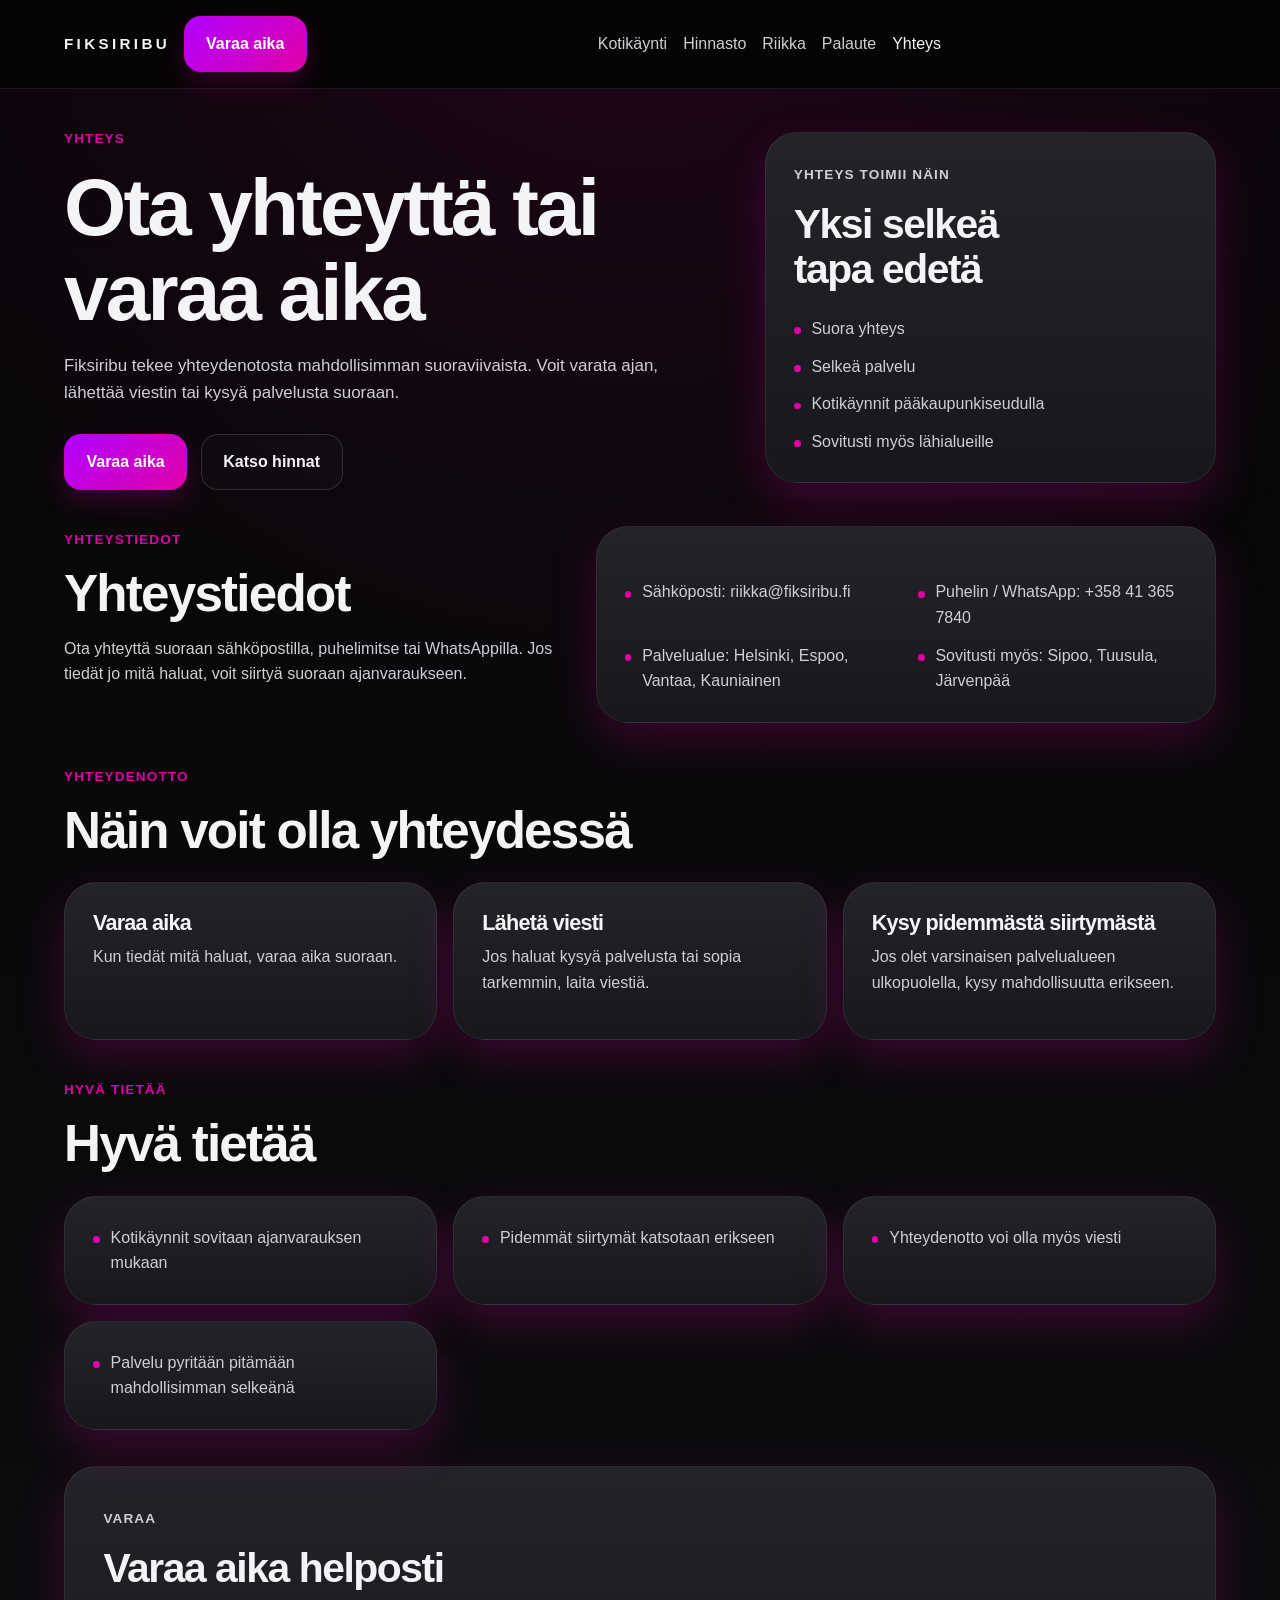
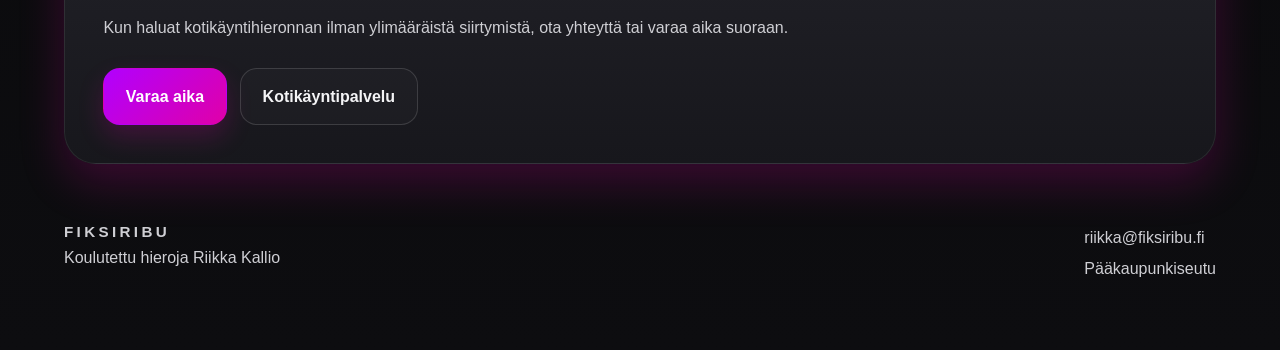
<file: yhteys.html>
﻿<!DOCTYPE html>
<html lang="fi">
<head>
  <meta charset="utf-8">
  <meta name="viewport" content="width=device-width, initial-scale=1">
  <title>Yhteys ja ajanvaraus | Fiksiribu</title>
  <meta name="description" content="Ota yhteyttä tai varaa aika Fiksiribun kotikäyntihierontaan. Selkeä yhteys, suora palvelu ja kotikäynnit pääkaupunkiseudulla.">
  <link rel="canonical" href="https://fiksiribu.fi/yhteys/">
  <meta property="og:type" content="website">
  <meta property="og:locale" content="fi_FI">
  <meta property="og:site_name" content="Fiksiribu">
  <meta property="og:title" content="Yhteys ja ajanvaraus | Fiksiribu">
  <meta property="og:description" content="Ota yhteyttä tai varaa aika Fiksiribun kotikäyntihierontaan. Selkeä yhteys, suora palvelu ja kotikäynnit pääkaupunkiseudulla.">
  <meta property="og:url" content="https://fiksiribu.fi/yhteys/">
  <link rel="stylesheet" href="./assets/css/style.css">
  <script type="text/javascript">
    (function(c,l,a,r,i,t,y){
        c[a]=c[a]||function(){(c[a].q=c[a].q||[]).push(arguments)};
        t=l.createElement(r);t.async=1;t.src="https://www.clarity.ms/tag/"+i;
        y=l.getElementsByTagName(r)[0];y.parentNode.insertBefore(t,y);
    })(window, document, "clarity", "script", "wnuwogjlbn");
  </script>
</head>
<body>
  <a class="skip-link" href="#main-content">Siirry sisältöön</a>
  <div class="site-shell">
    <header class="site-header">
      <div class="container header-inner">
        <div class="header-top">
          <a class="brand" href="./index.html" aria-label="Fiksiribu etusivu">FIKSIRIBU</a>
          <a class="button button-primary header-cta" href="https://ajanvaraus.fiksiribu.fi">Varaa aika</a>
        </div>
        <nav class="site-nav" aria-label="Päänavigaatio">
          <ul class="nav-list">
            <li><a href="./kotikaynti.html">Kotik&auml;ynti</a></li>
            <li><a href="./hinnasto.html">Hinnasto</a></li>
            <li><a href="./riikka-kallio.html">Riikka</a></li>
            <li><a href="./palaute.html">Palaute</a></li>
            <li><a href="./yhteys.html" aria-current="page">Yhteys</a></li>
          </ul>
        </nav>
      </div>
    </header>

    <main id="main-content">
      <section class="hero section">
        <div class="container hero-grid">
          <div class="hero-copy">
            <p class="eyebrow">Yhteys</p>
            <h1>Ota yhteyttä tai varaa aika</h1>
            <p class="hero-text">
              Fiksiribu tekee yhteydenotosta mahdollisimman suoraviivaista. Voit varata ajan, lähettää viestin tai kysyä palvelusta suoraan.
            </p>
            <div class="hero-actions">
              <a class="button button-primary" href="https://ajanvaraus.fiksiribu.fi">Varaa aika</a>
              <a class="button button-secondary" href="./hinnasto.html">Katso hinnat</a>
            </div>
          </div>
          <aside class="hero-panel card" aria-label="Yhteys toimii näin">
            <p class="panel-label">Yhteys toimii näin</p>
            <h2>Yksi selkeä tapa edetä</h2>
            <ul class="feature-list">
              <li>Suora yhteys</li>
              <li>Selkeä palvelu</li>
              <li>Kotikäynnit pääkaupunkiseudulla</li>
              <li>Sovitusti myös lähialueille</li>
            </ul>
          </aside>
        </div>
      </section>

      <section class="section">
        <div class="container split-layout">
          <div class="section-heading narrow">
            <p class="eyebrow">Yhteystiedot</p>
            <h2>Yhteystiedot</h2>
            <p class="section-intro">
              Ota yhteyttä suoraan sähköpostilla, puhelimitse tai WhatsAppilla. Jos tiedät jo mitä haluat, voit siirtyä suoraan ajanvaraukseen.
            </p>
          </div>
          <div class="card service-list-card">
            <ul class="detail-list">
              <li>Sähköposti: <a href="mailto:riikka@fiksiribu.fi">riikka@fiksiribu.fi</a></li>
              <li>Puhelin / WhatsApp: <a href="tel:+358413657840">+358 41 365 7840</a></li>
              <li>Palvelualue: Helsinki, Espoo, Vantaa, Kauniainen</li>
              <li>Sovitusti myös: Sipoo, Tuusula, Järvenpää</li>
            </ul>
          </div>
        </div>
      </section>

      <section class="section">
        <div class="container">
          <div class="section-heading">
            <p class="eyebrow">Yhteydenotto</p>
            <h2>Näin voit olla yhteydessä</h2>
          </div>
          <div class="card-grid three-up">
            <article class="card value-card">
              <h3>Varaa aika</h3>
              <p>Kun tiedät mitä haluat, varaa aika suoraan.</p>
            </article>
            <article class="card value-card">
              <h3>Lähetä viesti</h3>
              <p>Jos haluat kysyä palvelusta tai sopia tarkemmin, laita viestiä.</p>
            </article>
            <article class="card value-card">
              <h3>Kysy pidemmästä siirtymästä</h3>
              <p>Jos olet varsinaisen palvelualueen ulkopuolella, kysy mahdollisuutta erikseen.</p>
            </article>
          </div>
        </div>
      </section>

      <section class="section">
        <div class="container">
          <div class="section-heading">
            <p class="eyebrow">Hyvä tietää</p>
            <h2>Hyvä tietää</h2>
          </div>
          <div class="card-grid three-up">
            <article class="card bullet-card"><p>Kotikäynnit sovitaan ajanvarauksen mukaan</p></article>
            <article class="card bullet-card"><p>Pidemmät siirtymät katsotaan erikseen</p></article>
            <article class="card bullet-card"><p>Yhteydenotto voi olla myös viesti</p></article>
            <article class="card bullet-card"><p>Palvelu pyritään pitämään mahdollisimman selkeänä</p></article>
          </div>
        </div>
      </section>

      <section class="section">
        <div class="container">
          <div class="card cta-card">
            <div class="section-heading narrow">
              <p class="eyebrow">Varaa</p>
              <h2>Varaa aika helposti</h2>
            </div>
            <p>
              Kun haluat kotikäyntihieronnan ilman ylimääräistä siirtymistä, ota yhteyttä tai varaa aika suoraan.
            </p>
            <div class="hero-actions">
              <a class="button button-primary" href="https://ajanvaraus.fiksiribu.fi">Varaa aika</a>
              <a class="button button-secondary" href="./kotikaynti.html">Kotikäyntipalvelu</a>
            </div>
          </div>
        </div>
      </section>
    </main>

    <footer class="site-footer">
      <div class="container footer-inner">
        <div>
          <p class="footer-brand">FIKSIRIBU</p>
          <p>Koulutettu hieroja Riikka Kallio</p>
        </div>
        <div class="footer-meta">
          <a href="mailto:riikka@fiksiribu.fi">riikka@fiksiribu.fi</a>
          <p>Pääkaupunkiseutu</p>
        </div>
      </div>
    </footer>
  </div>
</body>
</html>
</file>
<file: assets/css/style.css>
﻿:root {
  --bg: #050505;
  --bg-soft: #0D0D10;
  --surface: #17171C;
  --surface-2: #23232A;
  --accent: #E000A8;
  --accent-hover: #FF38D1;
  --accent-purple: #B100FF;
  --text: #F4F4F6;
  --text-soft: #CFCFD4;
  --text-muted: #9B9BA3;
  --border: rgba(255, 255, 255, .08);
  --shadow: 0 18px 45px rgba(224, 0, 168, .22);
  --bg-strong: var(--bg);
  --bg-header: rgba(5, 5, 5, 0.94);
  --surface-strong: var(--surface-2);
  --surface-alt: var(--bg-soft);
  --surface-border: var(--border);
  --surface-line: var(--border);
  --text-dark: var(--text);
  --text-dark-soft: var(--text-soft);
  --accent-strong: var(--accent-hover);
  --accent-shadow: rgba(224, 0, 168, .22);
  --max-width: 72rem;
  --radius-xl: 2rem;
  --radius-lg: 1.75rem;
  --radius-md: 1.1rem;
  --shadow-soft: 0 24px 60px rgba(177, 0, 255, .12);
  --shadow-card: var(--shadow);
}
*,
*::before,
*::after {
  box-sizing: border-box;
}
html {
  scroll-behavior: smooth;
}
body {
  margin: 0;
  min-width: 320px;
  font-family: "Segoe UI", "Helvetica Neue", Arial, sans-serif;
  background-color: var(--bg);
  background-image:
    radial-gradient(circle at 50% -10%, rgba(224, 0, 168, 0.18) 0, rgba(224, 0, 168, 0.08) 18%, rgba(5, 5, 5, 0) 42%),
    linear-gradient(180deg, var(--bg) 0%, var(--bg-soft) 100%);
  color: var(--text);
  line-height: 1.6;
}
img {
  max-width: 100%;
  display: block;
}
a {
  color: inherit;
  text-decoration: none;
}
p,
h1,
h2,
h3,
ul,
dl,
blockquote {
  margin-top: 0;
}
.site-shell {
  position: relative;
  overflow: clip;
}
.skip-link {
  position: absolute;
  left: 1rem;
  top: -4rem;
  z-index: 100;
  padding: 0.8rem 1rem;
  border-radius: 999px;
  background: var(--surface-strong);
  color: var(--text-dark);
}
.skip-link:focus {
  top: 1rem;
}
.container {
  width: min(100% - 2rem, var(--max-width));
  margin: 0 auto;
}
.section {
  padding: 1.25rem 0 0;
}
.site-header {
  position: sticky;
  top: 0;
  z-index: 20;
  background: var(--bg-header);
  border-bottom: 1px solid var(--border);
  backdrop-filter: blur(14px);
}
.header-inner,
.footer-inner {
  display: flex;
  align-items: center;
  justify-content: space-between;
  gap: 1rem;
  padding: 1rem 0;
}
.header-inner {
  flex-direction: column;
  align-items: stretch;
}
.header-top {
  display: flex;
  align-items: center;
  justify-content: space-between;
  gap: 0.85rem;
}
.brand,
.footer-brand {
  font-size: 0.95rem;
  font-weight: 800;
  letter-spacing: 0.22em;
}
.site-nav {
  display: block;
}
.nav-list {
  display: flex;
  flex-wrap: wrap;
  align-items: center;
  gap: 0.65rem;
  padding: 0;
  margin: 0;
  list-style: none;
}
.nav-list li {
  flex: 1 1 calc(50% - 0.65rem);
}
.nav-list a,
.footer-meta a,
.text-link {
  color: var(--text-soft);
  transition: color 0.2s ease, border-color 0.2s ease, background-color 0.2s ease;
}
.nav-list a {
  display: block;
  padding: 0.75rem 0.95rem;
  border: 1px solid var(--border);
  border-radius: 999px;
  background: rgba(255, 255, 255, 0.03);
  text-align: center;
}
.nav-list a:hover,
.nav-list a:focus-visible,
.nav-list a[aria-current="page"] {
  color: var(--text);
  border-color: rgba(255, 56, 209, 0.4);
  background: rgba(224, 0, 168, 0.12);
}
.footer-meta a:hover,
.footer-meta a:focus-visible,
.text-link:hover,
.text-link:focus-visible {
  color: var(--accent-strong);
}
.header-cta {
  white-space: nowrap;
}
.hero {
  padding-top: 2rem;
}
.hero-grid,
.split-layout,
.card-grid {
  display: grid;
  gap: 1rem;
}
.hero-grid > *,
.split-layout > *,
.card-grid > * {
  min-width: 0;
  max-width: 100%;
}
.hero-copy,
.section-heading {
  max-width: 42rem;
}
.hero-copy,
.hero-panel,
.feature-list,
.detail-list {
  min-width: 0;
  max-width: 100%;
}
.eyebrow,
.panel-label {
  display: inline-flex;
  align-items: center;
  gap: 0.5rem;
  margin-bottom: 1rem;
  color: var(--accent);
  font-size: 0.85rem;
  font-weight: 700;
  letter-spacing: 0.08em;
  text-transform: uppercase;
}
h1,
h2,
h3 {
  letter-spacing: -0.035em;
  line-height: 1.06;
}
h1 {
  margin-bottom: 1rem;
  font-size: clamp(2.7rem, 10vw, 5rem);
}
h2 {
  margin-bottom: 0.9rem;
  font-size: clamp(2rem, 8vw, 3.2rem);
}
h3 {
  margin-bottom: 0.6rem;
  font-size: 1.3rem;
}
.hero-text,
.section-intro,
.site-footer p {
  color: var(--text-soft);
}
.card p,
.card li,
.profile-card p,
.cta-card p,
.hero-panel p,
.pricing-list dt,
.pricing-list dd {
  color: var(--text-dark-soft);
}
.card h2,
.card h3,
.hero-panel h2,
.pricing-card h2,
.cta-card h2,
.profile-card h2 {
  color: var(--text-dark);
}
.hero-text {
  font-size: 1.06rem;
  max-width: 38rem;
}
.hero-actions {
  display: flex;
  flex-wrap: wrap;
  gap: 0.85rem;
  margin-top: 1.75rem;
}
.button {
  display: inline-flex;
  align-items: center;
  justify-content: center;
  min-height: 3.05rem;
  padding: 0.86rem 1.28rem;
  border-radius: 1.05rem;
  border: 1px solid transparent;
  font-weight: 700;
  transition:
    transform 0.2s ease,
    box-shadow 0.2s ease,
    background-color 0.2s ease,
    border-color 0.2s ease,
    color 0.2s ease;
}
.button:hover,
.button:focus-visible {
  transform: translateY(-1px);
}
.button-primary {
  background: linear-gradient(135deg, var(--accent-purple), var(--accent));
  color: #ffffff;
  box-shadow: 0 12px 26px rgba(224, 0, 168, 0.2);
}
.button-primary:hover,
.button-primary:focus-visible {
  background: linear-gradient(135deg, var(--accent), var(--accent-hover));
  box-shadow: 0 16px 34px rgba(224, 0, 168, 0.24);
}
.button-secondary {
  background: rgba(255, 255, 255, 0.02);
  border-color: rgba(255, 255, 255, 0.14);
  color: var(--text);
}
.button-secondary:hover,
.button-secondary:focus-visible {
  background: rgba(255, 255, 255, 0.055);
  border-color: rgba(255, 56, 209, 0.38);
}
.card {
  padding: 1.5rem;
  border: 1px solid var(--border);
  border-radius: var(--radius-xl);
  background: linear-gradient(180deg, var(--surface-strong), var(--surface));
  box-shadow: var(--shadow-card);
}
.hero-panel,
.pricing-card,
.cta-card,
.profile-card {
  background: linear-gradient(180deg, var(--surface-strong), var(--surface));
}
.card,
.hero-panel,
.pricing-card,
.cta-card,
.profile-card,
.service-list-card,
.value-card,
.quote-card,
.bullet-card {
  min-width: 0;
  max-width: 100%;
  overflow: hidden;
}
.card > *,
.hero-panel > * {
  min-width: 0;
  max-width: 100%;
}
.card h2,
.card h3,
.hero-panel h2,
.hero-panel h3,
.pricing-card h2,
.pricing-card h3,
.cta-card h2,
.cta-card h3,
.profile-card h2,
.profile-card h3,
.service-list-card h2,
.service-list-card h3,
.value-card h2,
.value-card h3,
.quote-card h2,
.quote-card h3,
.bullet-card h2,
.bullet-card h3 {
  min-width: 0;
  max-width: 100%;
  white-space: normal;
  overflow-wrap: normal;
  word-break: normal;
  hyphens: manual;
  line-height: 1.1;
  text-wrap: balance;
}
.card h2,
.hero-panel h2,
.pricing-card h2,
.cta-card h2,
.profile-card h2,
.service-list-card h2,
.value-card h2,
.quote-card h2,
.bullet-card h2 {
  font-size: clamp(1.85rem, 4vw, 2.55rem);
}
.card h3,
.hero-panel h3,
.pricing-card h3,
.cta-card h3,
.profile-card h3,
.service-list-card h3,
.value-card h3,
.quote-card h3,
.bullet-card h3 {
  font-size: clamp(1.15rem, 2.1vw, 1.35rem);
}
.feature-list,
.detail-list {
  display: grid;
  gap: 0.75rem;
  padding: 0;
  margin: 1.5rem 0 0;
  list-style: none;
}
.feature-list li,
.detail-list li,
.bullet-card p {
  position: relative;
  padding-left: 1.1rem;
}
.feature-list li::before,
.detail-list li::before,
.bullet-card p::before {
  content: "";
  position: absolute;
  left: 0;
  top: 0.72em;
  width: 0.42rem;
  height: 0.42rem;
  border-radius: 50%;
  background: var(--accent);
}
.section-heading {
  margin-bottom: 1.5rem;
}
.narrow {
  max-width: 32rem;
}
.three-up {
  grid-template-columns: 1fr;
}
.service-list-card {
  align-content: center;
}
.detail-list {
  grid-template-columns: 1fr;
}
.bullet-card,
.value-card,
.quote-card {
  min-height: 100%;
}
.bullet-card p,
.quote-card p {
  margin-bottom: 0;
}
.pricing-list {
  margin: 0;
}
.pricing-list div {
  display: flex;
  align-items: center;
  justify-content: space-between;
  gap: 1rem;
  padding: 1rem 0;
  border-bottom: 1px solid var(--surface-line);
}
.pricing-list div:last-child {
  border-bottom: 0;
  padding-bottom: 0;
}
.pricing-list div:first-child {
  padding-top: 0;
}
.pricing-list dt {
  font-weight: 600;
}
.pricing-list dd {
  margin: 0;
  font-size: 1.45rem;
  font-weight: 800;
  color: var(--text-dark);
}
.quote-card p {
  color: var(--text-dark);
  font-size: 1.08rem;
}
.profile-card,
.cta-card {
  padding: 1.75rem;
}
.cta-card {
  text-align: left;
}
.site-footer {
  padding: 2.5rem 0 3rem;
}
.footer-inner {
  flex-direction: column;
  align-items: flex-start;
}
.footer-meta {
  display: grid;
  gap: 0.3rem;
}
.footer-meta p,
.footer-brand {
  margin-bottom: 0;
}
a:focus-visible,
button:focus-visible {
  outline: 2px solid var(--accent-strong);
  outline-offset: 3px;
}
@media (min-width: 48rem) {
  .section {
    padding-top: 1.75rem;
  }
  .header-inner {
    flex-direction: row;
    align-items: center;
  }
  .hero {
    padding-top: 3.25rem;
  }
  .header-top {
    flex: 0 0 auto;
  }
  .site-nav {
    flex: 1 1 auto;
  }
  .nav-list {
    justify-content: center;
    gap: 1rem;
  }
  .nav-list li {
    flex: 0 1 auto;
  }
  .nav-list a {
    padding: 0;
    border: 0;
    border-radius: 0;
    background: transparent;
    text-align: left;
  }
  .nav-list a:hover,
  .nav-list a:focus-visible,
  .nav-list a[aria-current="page"] {
    background: transparent;
    border-color: transparent;
  }
  .hero-grid {
    grid-template-columns: minmax(0, 1.35fr) minmax(18rem, 0.9fr);
    align-items: center;
    gap: 1.5rem;
  }
  .split-layout {
    grid-template-columns: minmax(0, 0.9fr) minmax(0, 1.1fr);
    align-items: start;
    gap: 1.5rem;
  }
  .three-up {
    grid-template-columns: repeat(3, minmax(0, 1fr));
  }
  .detail-list {
    grid-template-columns: repeat(2, minmax(0, 1fr));
    column-gap: 1.5rem;
  }
  .footer-inner {
    flex-direction: row;
    align-items: center;
  }
  .button {
    min-height: 3.15rem;
    padding: 0.9rem 1.34rem;
  }
}
@media (min-width: 64rem) {
  .section {
    padding-top: 2.25rem;
  }
  .card {
    padding: 1.75rem;
  }
  .profile-card,
  .cta-card {
    padding: 2.4rem;
  }
}
@media (max-width: 47.99rem) {
  .card h2,
  .hero-panel h2,
  .pricing-card h2,
  .cta-card h2,
  .profile-card h2,
  .service-list-card h2,
  .value-card h2,
  .quote-card h2,
  .bullet-card h2 {
    font-size: clamp(1.65rem, 6.4vw, 2.05rem);
  }
  .card h3,
  .hero-panel h3,
  .pricing-card h3,
  .cta-card h3,
  .profile-card h3,
  .service-list-card h3,
  .value-card h3,
  .quote-card h3,
  .bullet-card h3 {
    font-size: clamp(1.08rem, 4.2vw, 1.24rem);
  }
}
</file>
